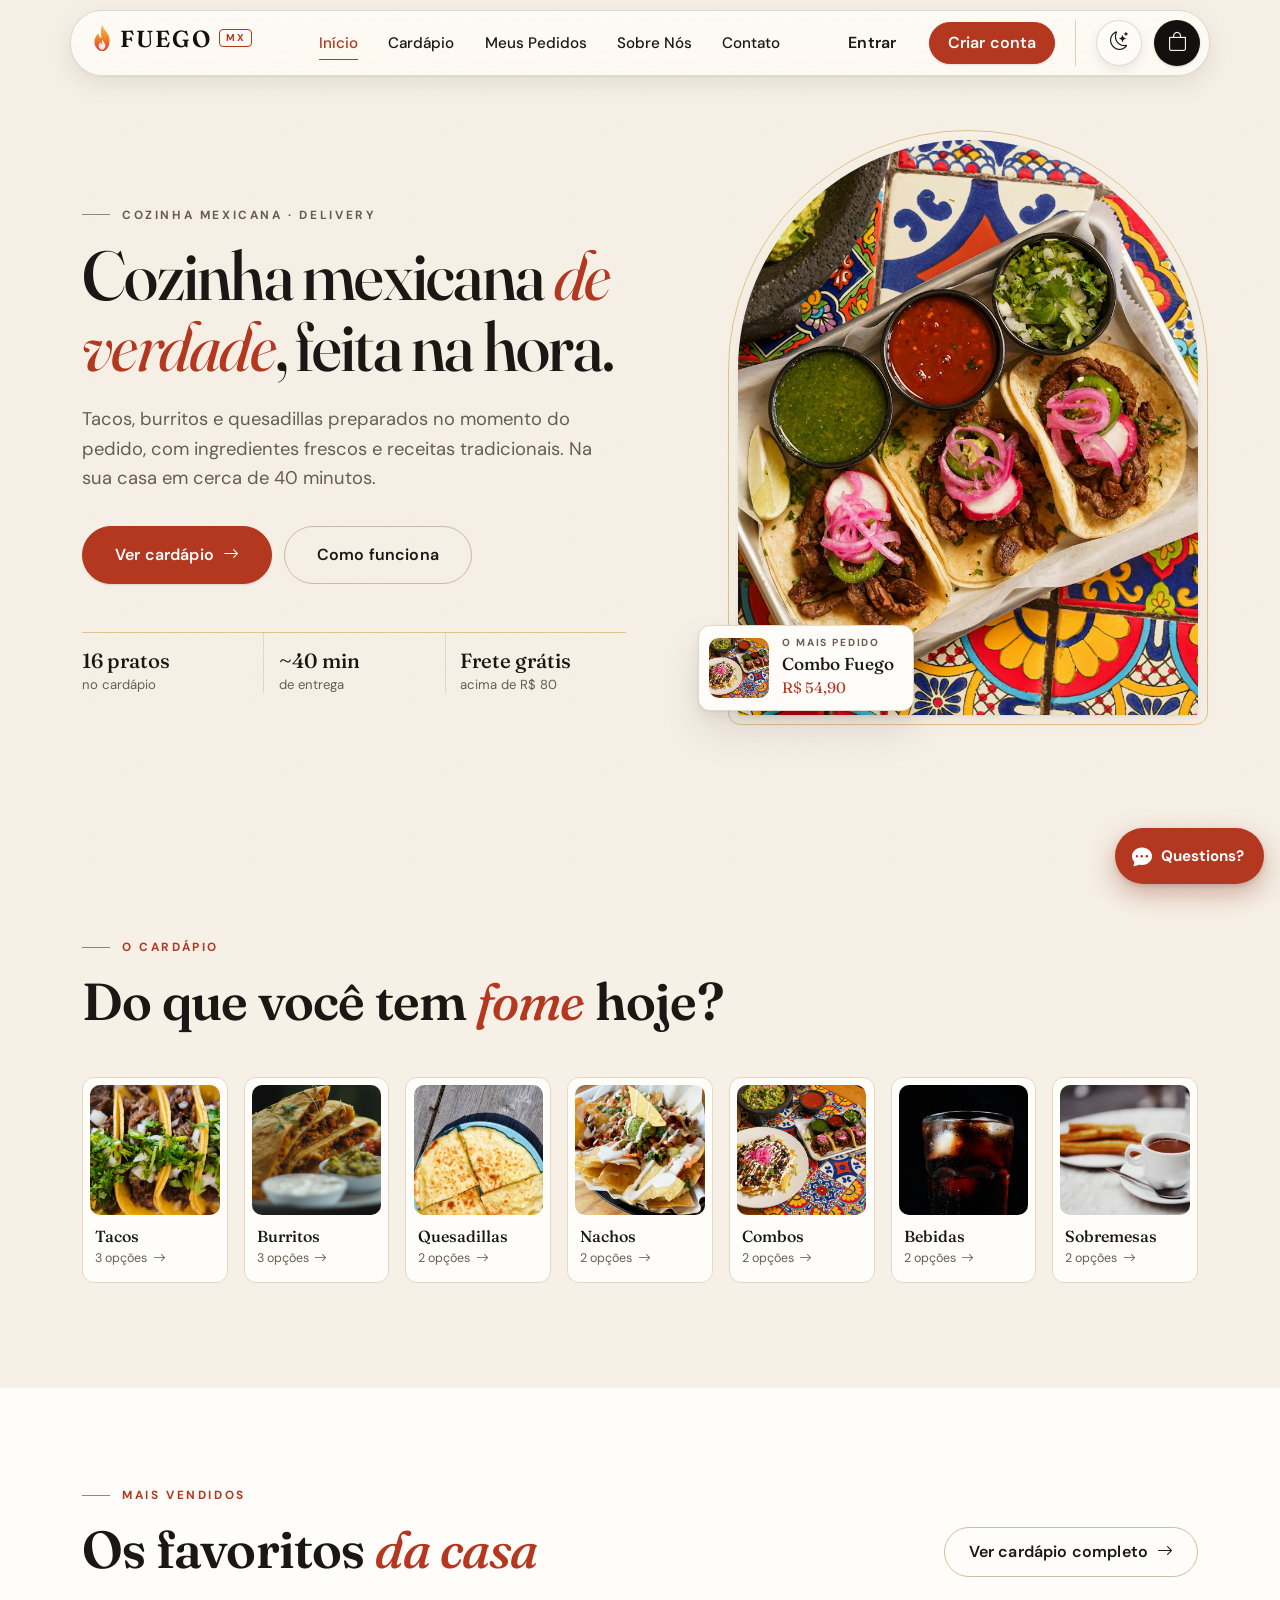
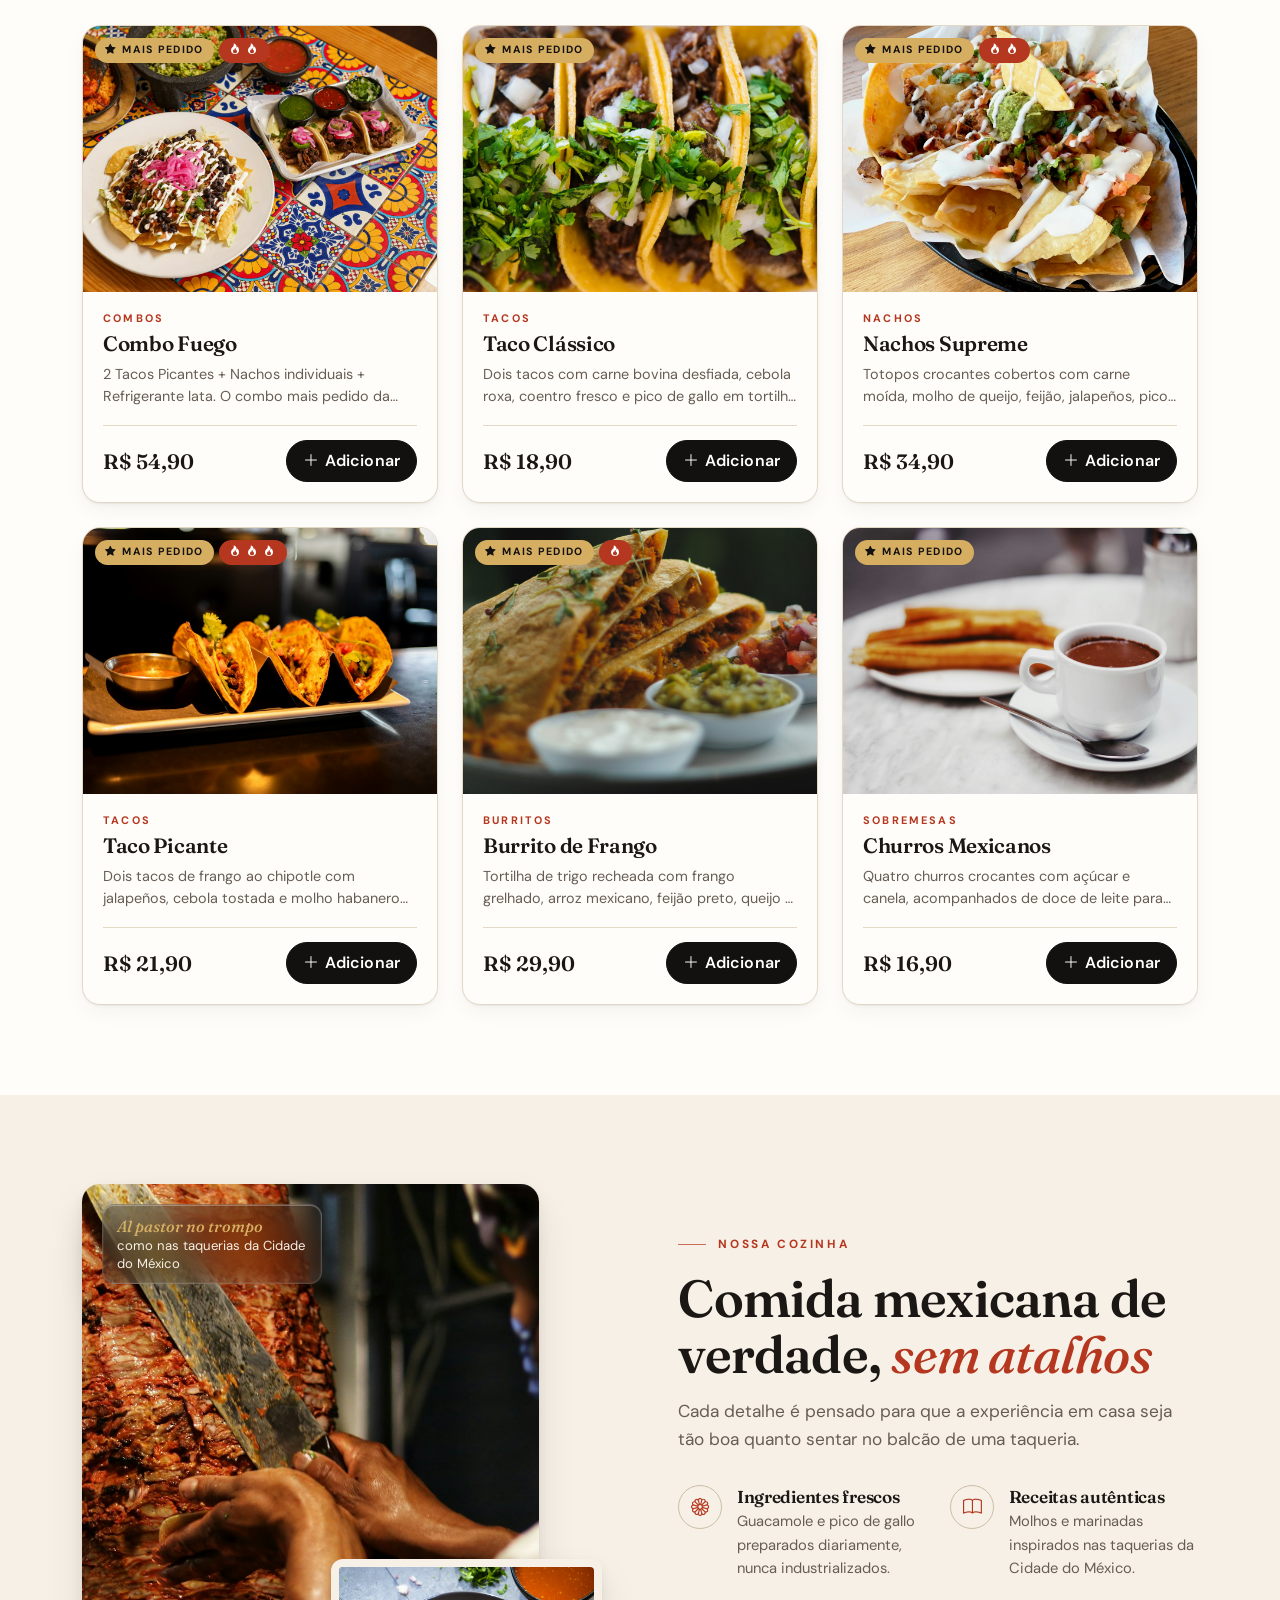
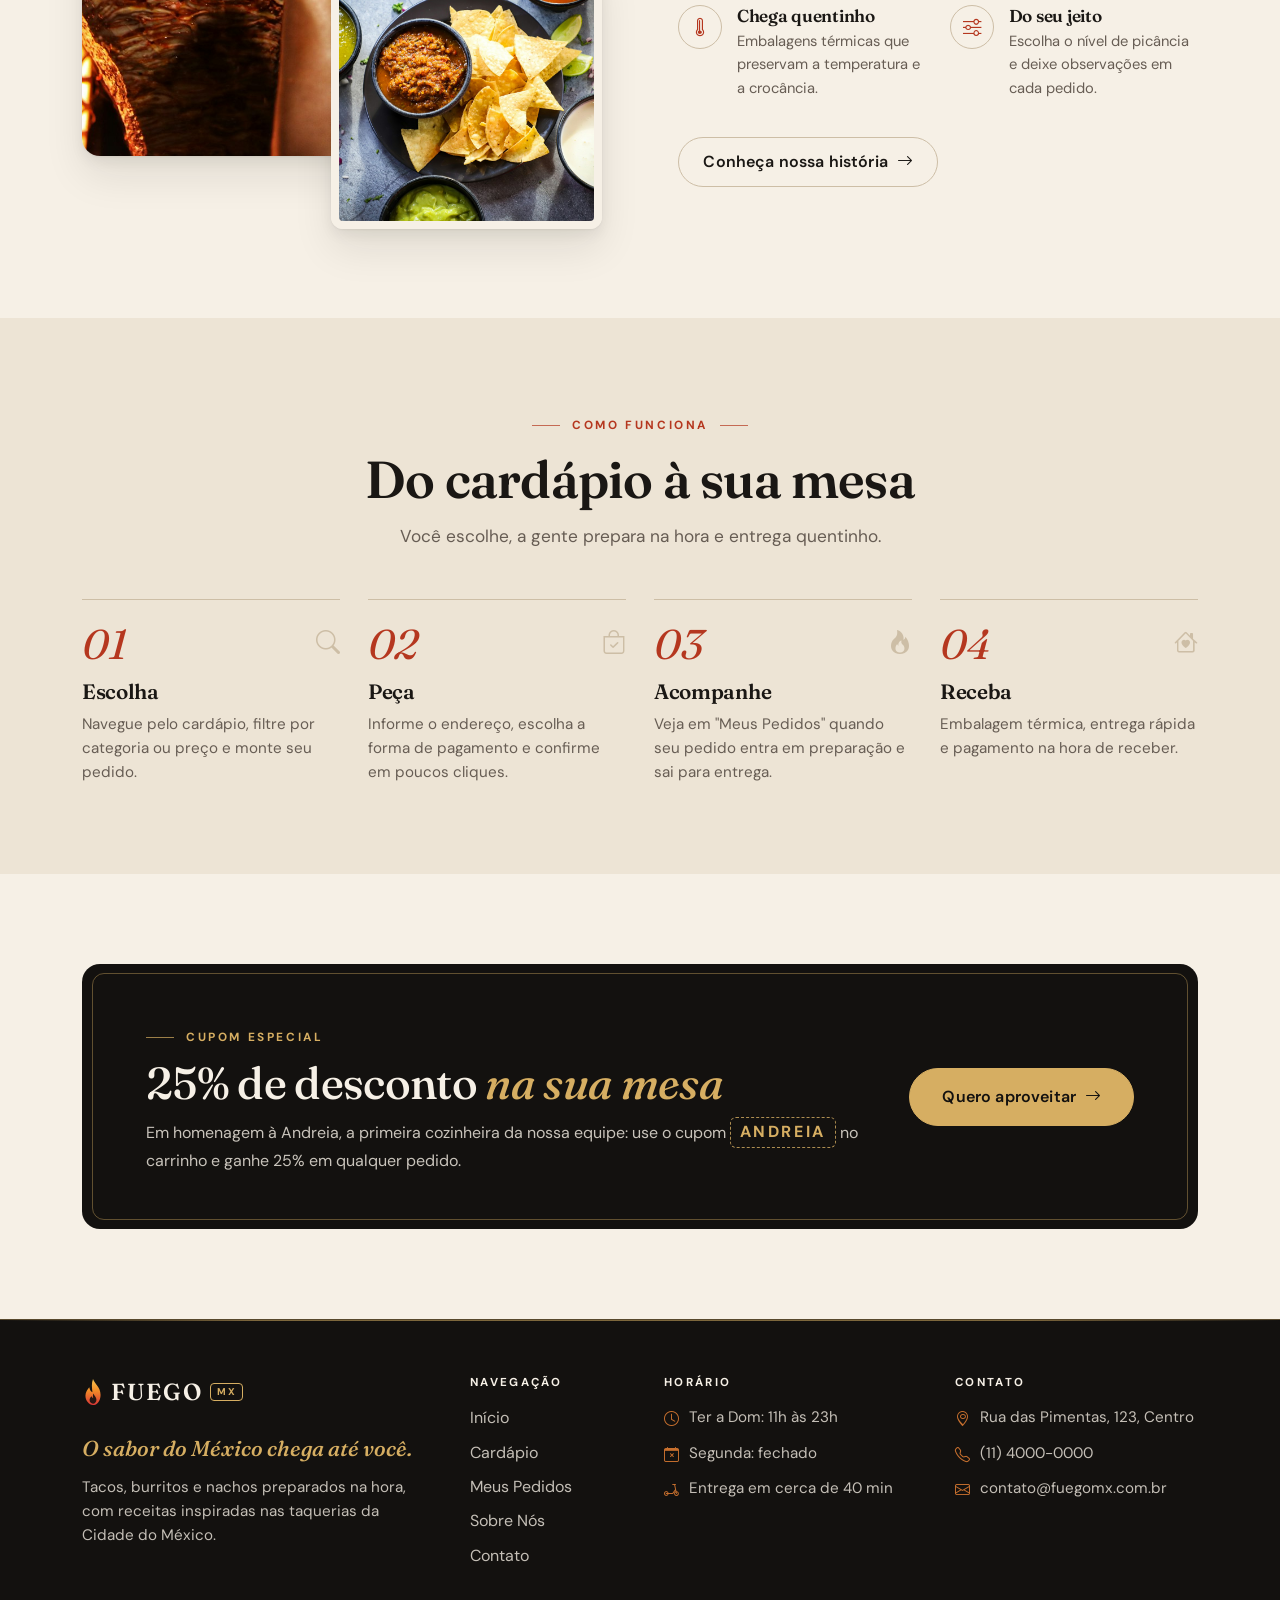
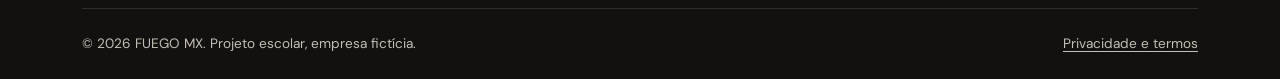
<file: site-estatico/index.html>
<!DOCTYPE html>
<!-- PÁGINA: Página inicial: abertura, categorias, mais vendidos, nossa cozinha, como funciona, faixa de cupom
     Equivale a: src/FuegoMX/Views/Home/Index.cshtml
     Script: js/paginas/inicio.js · Estilos: css/site.css, seção "6. HOME" -->
<html lang="pt-BR">
<head>
    <meta charset="utf-8" />
    <meta name="viewport" content="width=device-width, initial-scale=1.0" />
    <meta name="description" content="FUEGO MX: delivery de comida mexicana. Tacos, burritos, nachos e muito mais. O sabor do México chega até você." />
    <meta name="theme-color" content="#13110F" />
    <script>
        // Tema claro/escuro aplicado ANTES do CSS para a página não piscar (o botão sol/lua está no js/site.js)
        (function (d) {
            var t; try { t = localStorage.getItem("fx_tema"); } catch (e) { }
            if (t !== "claro" && t !== "escuro") t = window.matchMedia && matchMedia("(prefers-color-scheme: dark)").matches ? "escuro" : "claro";
            d.classList.add("js"); d.setAttribute("data-tema", t); d.setAttribute("data-bs-theme", t === "escuro" ? "dark" : "light");
        })(document.documentElement);
    </script>
    <title>FUEGO MX | O sabor do México chega até você</title>

    <link rel="icon" type="image/svg+xml" href="images/marca/icone.svg" />
    <link rel="preconnect" href="https://fonts.googleapis.com" />
    <link rel="preconnect" href="https://fonts.gstatic.com" crossorigin />
    <link href="https://fonts.googleapis.com/css2?family=Fraunces:ital,opsz,wght@0,9..144,400..700;1,9..144,400..600&family=DM+Sans:opsz,wght@9..40,400..700&display=swap" rel="stylesheet" />
    <link rel="stylesheet" href="lib/bootstrap/css/bootstrap.min.css" />
    <link rel="stylesheet" href="lib/bootstrap-icons/bootstrap-icons.min.css" />
    <link rel="stylesheet" href="css/site.css" />
    <link rel="preload" as="image" href="images/fotos/mesa.jpg" fetchpriority="high" />
</head>
<body data-pagina="inicio">
<main id="conteudo">

    <!-- ===== SEÇÃO: ABERTURA (texto à esquerda, foto emoldurada à direita) ===== -->
    <section class="abertura" aria-labelledby="abertura-titulo">
        <div class="container">
            <div class="abertura__grade">
                <div class="abertura__conteudo">
                    <span class="secao__rotulo">Cozinha mexicana · Delivery</span>
                    <h1 class="abertura__titulo" id="abertura-titulo">Cozinha mexicana <em>de verdade</em>, feita na hora.</h1>
                    <p class="abertura__subtitulo">
                        Tacos, burritos e quesadillas preparados no momento do pedido, com ingredientes frescos
                        e receitas tradicionais. Na sua casa em cerca de 40 minutos.
                    </p>
                    <div class="abertura__acoes">
                        <a class="btn btn-fx-primario btn-lg-fx" href="cardapio.html">
                            Ver cardápio <i class="bi bi-arrow-right" aria-hidden="true"></i>
                        </a>
                        <a class="btn btn-fx-contorno btn-lg-fx" href="#como-funciona">Como funciona</a>
                    </div>
                    <ul class="abertura__fatos">
                        <li><strong id="totalProdutos">16 pratos</strong> no cardápio</li>
                        <li><strong>~40 min</strong> de entrega</li>
                        <li><strong>Frete grátis</strong> acima de <span id="freteGratis">R$ 80</span></li>
                    </ul>
                </div>
                <div class="abertura__midia">
                    <div class="abertura__foto">
                        <img src="images/fotos/mesa.jpg" alt="Tacos de carne com salsas, guacamole e arroz sobre mesa de azulejos mexicanos" width="1600" height="980" fetchpriority="high" />
                    </div>
                    <!-- Cartão "O mais pedido": preenchido por js/paginas/inicio.js -->
                    <a class="abertura__destaque" id="pratoDaCasa" hidden></a>
                </div>
            </div>
        </div>
    </section>

    <!-- ===== SEÇÃO: CATEGORIAS ===== -->
    <section class="secao" aria-labelledby="categorias-titulo">
        <div class="container">
            <div class="secao__cabecalho" data-revelar>
                <span class="secao__rotulo">O cardápio</span>
                <h2 class="secao__titulo" id="categorias-titulo">Do que você tem <em>fome</em> hoje?</h2>
            </div>
            <div class="trilho-categorias" id="listaCategorias" data-revelar></div>
        </div>
    </section>

    <!-- ===== SEÇÃO: MAIS VENDIDOS ===== -->
    <section class="secao secao--clara" aria-labelledby="vendidos-titulo">
        <div class="container">
            <div class="d-flex flex-wrap justify-content-between align-items-end gap-3 mb-4 mb-lg-5" data-revelar>
                <div class="secao__cabecalho mb-0">
                    <span class="secao__rotulo">Mais vendidos</span>
                    <h2 class="secao__titulo mb-0" id="vendidos-titulo">Os favoritos <em>da casa</em></h2>
                </div>
                <a class="btn btn-fx-contorno" href="cardapio.html">Ver cardápio completo <i class="bi bi-arrow-right" aria-hidden="true"></i></a>
            </div>
            <div class="grade-produtos" id="maisVendidos" data-revelar></div>
        </div>
    </section>

    <!-- ===== SEÇÃO: NOSSA COZINHA ===== -->
    <section class="secao" id="nossa-cozinha" aria-labelledby="cozinha-titulo">
        <div class="container">
            <div class="cozinha">
                <div class="cozinha__fotos" data-revelar>
                    <div class="cozinha__foto-principal">
                        <img src="images/fotos/trompo.jpg" alt="Taqueiro fatiando carne al pastor direto do trompo" loading="lazy" width="1400" height="1050" />
                    </div>
                    <div class="cozinha__foto-detalhe">
                        <img src="images/produtos/guacamole-nachos.jpg" alt="Guacamole, salsas e totopos servidos na mesa" loading="lazy" width="1200" height="900" />
                    </div>
                    <p class="cozinha__legenda"><strong>Al pastor no trompo</strong>como nas taquerias da Cidade do México</p>
                </div>
                <div data-revelar>
                    <span class="secao__rotulo">Nossa cozinha</span>
                    <h2 class="secao__titulo" id="cozinha-titulo">Comida mexicana de verdade, <em>sem atalhos</em></h2>
                    <p class="secao__texto">Cada detalhe é pensado para que a experiência em casa seja tão boa quanto sentar no balcão de uma taqueria.</p>
                    <ul class="cozinha__itens">
                        <li>
                            <i class="bi bi-flower1" aria-hidden="true"></i>
                            <div><h3>Ingredientes frescos</h3><p>Guacamole e pico de gallo preparados diariamente, nunca industrializados.</p></div>
                        </li>
                        <li>
                            <i class="bi bi-book" aria-hidden="true"></i>
                            <div><h3>Receitas autênticas</h3><p>Molhos e marinadas inspirados nas taquerias da Cidade do México.</p></div>
                        </li>
                        <li>
                            <i class="bi bi-thermometer-high" aria-hidden="true"></i>
                            <div><h3>Chega quentinho</h3><p>Embalagens térmicas que preservam a temperatura e a crocância.</p></div>
                        </li>
                        <li>
                            <i class="bi bi-sliders" aria-hidden="true"></i>
                            <div><h3>Do seu jeito</h3><p>Escolha o nível de picância e deixe observações em cada pedido.</p></div>
                        </li>
                    </ul>
                    <a class="btn btn-fx-contorno" href="sobre.html">Conheça nossa história <i class="bi bi-arrow-right" aria-hidden="true"></i></a>
                </div>
            </div>
        </div>
    </section>

    <!-- ===== SEÇÃO: COMO FUNCIONA ===== -->
    <section class="secao secao--creme" id="como-funciona" aria-labelledby="como-titulo">
        <div class="container">
            <div class="secao__cabecalho secao__cabecalho--centro" data-revelar>
                <span class="secao__rotulo">Como funciona</span>
                <h2 class="secao__titulo" id="como-titulo">Do cardápio à sua mesa</h2>
                <p class="secao__texto">Você escolhe, a gente prepara na hora e entrega quentinho.</p>
            </div>
            <ol class="passos list-unstyled m-0" data-revelar>
                <li class="passo">
                    <i class="bi bi-search passo__icone" aria-hidden="true"></i>
                    <h3>Escolha</h3>
                    <p>Navegue pelo cardápio, filtre por categoria ou preço e monte seu pedido.</p>
                </li>
                <li class="passo">
                    <i class="bi bi-bag-check passo__icone" aria-hidden="true"></i>
                    <h3>Peça</h3>
                    <p>Informe o endereço, escolha a forma de pagamento e confirme em poucos cliques.</p>
                </li>
                <li class="passo">
                    <i class="bi bi-fire passo__icone" aria-hidden="true"></i>
                    <h3>Acompanhe</h3>
                    <p>Veja em "Meus Pedidos" quando seu pedido entra em preparação e sai para entrega.</p>
                </li>
                <li class="passo">
                    <i class="bi bi-house-heart passo__icone" aria-hidden="true"></i>
                    <h3>Receba</h3>
                    <p>Embalagem térmica, entrega rápida e pagamento na hora de receber.</p>
                </li>
            </ol>
        </div>
    </section>

    <!-- ===== SEÇÃO: FAIXA DE CUPOM ===== -->
    <section class="secao" aria-label="Promoção">
        <div class="container">
            <div class="faixa-cupom" data-revelar>
                <div>
                    <span class="secao__rotulo">Cupom especial</span>
                    <h2>25% de desconto <em>na sua mesa</em></h2>
                    <p>Em homenagem à Andreia, a primeira cozinheira da nossa equipe: use o cupom <span class="codigo-cupom">ANDREIA</span> no carrinho e ganhe 25% em qualquer pedido.</p>
                </div>
                <a class="btn btn-fx-destaque btn-lg-fx" href="cardapio.html">Quero aproveitar <i class="bi bi-arrow-right" aria-hidden="true"></i></a>
            </div>
        </div>
    </section>

</main>

<script src="lib/bootstrap/js/bootstrap.bundle.min.js"></script>
<script src="js/dados.js"></script>
<script src="js/loja.js"></script>
<script src="js/layout.js"></script>
<script src="js/paginas/inicio.js"></script>
<script src="js/site.js"></script>
<script src="js/chatbot.js"></script>
</body>
</html>
</file>
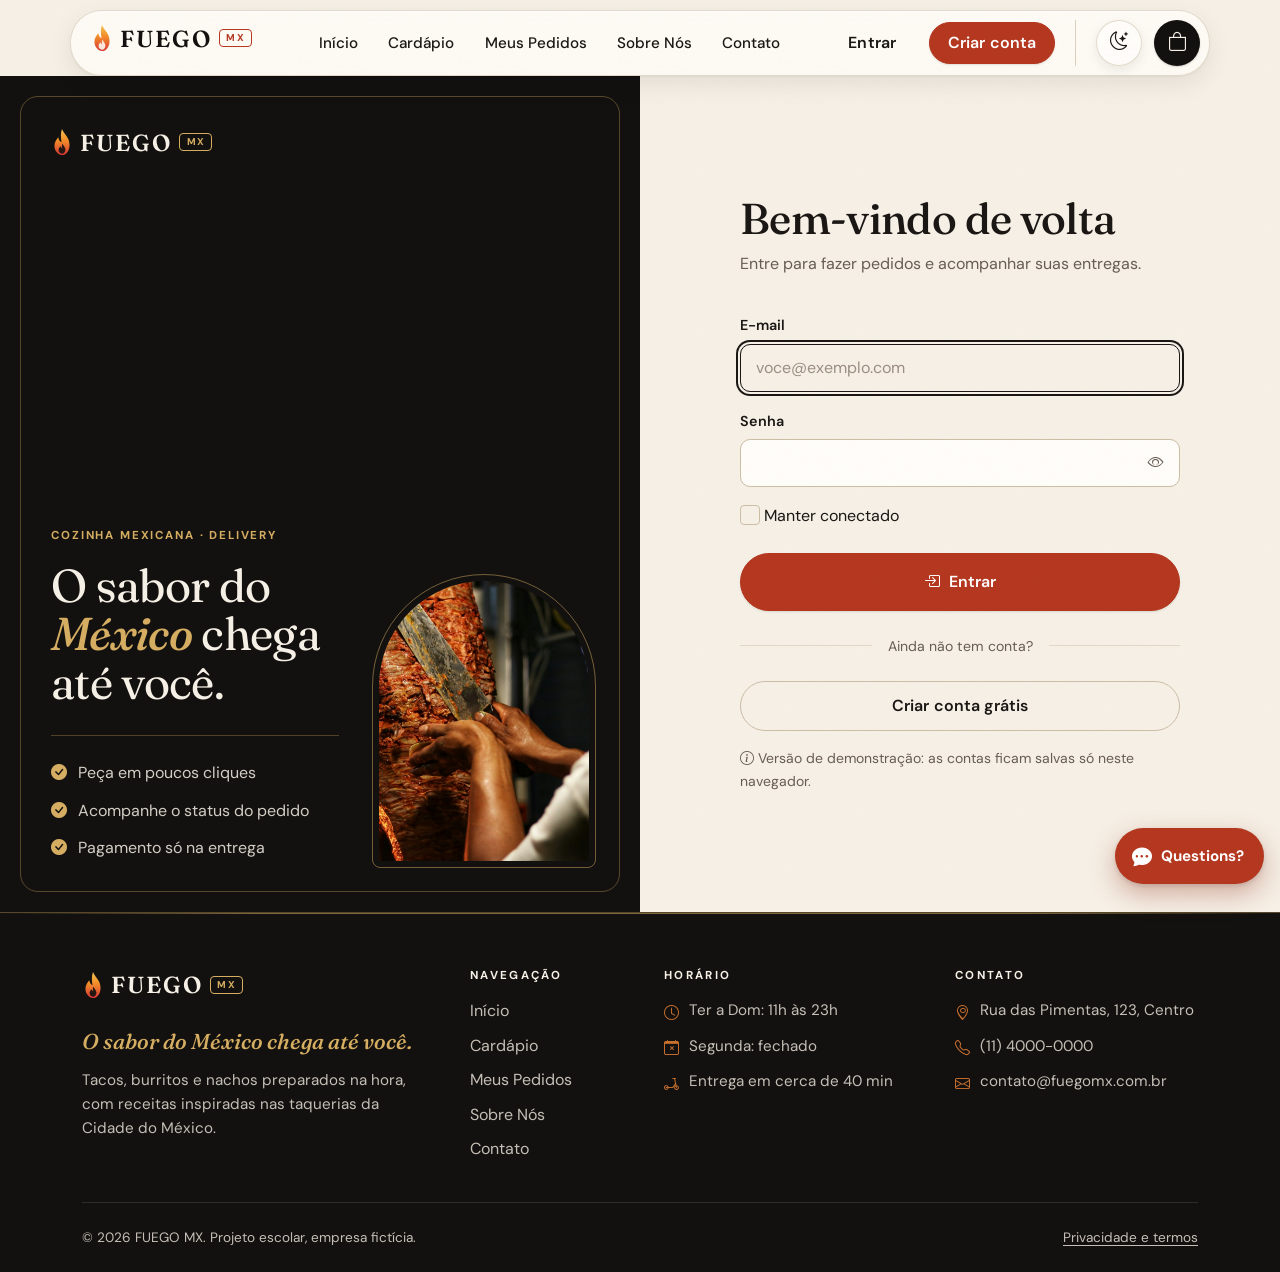
<file: site-estatico/alterar-senha.html>
<!DOCTYPE html>
<!-- PÁGINA: Alterar senha
     Equivale a: src/FuegoMX/Views/Perfil/AlterarSenha.cshtml
     Script: js/paginas/alterar-senha.js · Estilos: css/site.css, seção "10. PEDIDOS E PERFIL" -->
<html lang="pt-BR">
<head>
    <meta charset="utf-8" />
    <meta name="viewport" content="width=device-width, initial-scale=1.0" />
    <meta name="description" content="FUEGO MX: delivery de comida mexicana. Tacos, burritos, nachos e muito mais. O sabor do México chega até você." />
    <meta name="theme-color" content="#13110F" />
    <script>
        // Tema claro/escuro aplicado ANTES do CSS para a página não piscar (o botão sol/lua está no js/site.js)
        (function (d) {
            var t; try { t = localStorage.getItem("fx_tema"); } catch (e) { }
            if (t !== "claro" && t !== "escuro") t = window.matchMedia && matchMedia("(prefers-color-scheme: dark)").matches ? "escuro" : "claro";
            d.classList.add("js"); d.setAttribute("data-tema", t); d.setAttribute("data-bs-theme", t === "escuro" ? "dark" : "light");
        })(document.documentElement);
    </script>
    <title>Alterar senha | FUEGO MX</title>

    <link rel="icon" type="image/svg+xml" href="images/marca/icone.svg" />
    <link rel="preconnect" href="https://fonts.googleapis.com" />
    <link rel="preconnect" href="https://fonts.gstatic.com" crossorigin />
    <link href="https://fonts.googleapis.com/css2?family=Fraunces:ital,opsz,wght@0,9..144,400..700;1,9..144,400..600&family=DM+Sans:opsz,wght@9..40,400..700&display=swap" rel="stylesheet" />
    <link rel="stylesheet" href="lib/bootstrap/css/bootstrap.min.css" />
    <link rel="stylesheet" href="lib/bootstrap-icons/bootstrap-icons.min.css" />
    <link rel="stylesheet" href="css/site.css" />
</head>
<body data-pagina="senha">
<main id="conteudo">
    <section class="cabecalho-pagina">
        <div class="container">
            <h1>Alterar senha</h1>
            <p>Por segurança, confirme sua senha atual antes de definir uma nova.</p>
        </div>
    </section>

    <div class="container py-4 py-lg-5">
        <div class="row g-4">
            <div class="col-12 col-lg-4" id="menuPerfil"></div>
            <div class="col-12 col-lg-8">
                <section class="cartao" aria-labelledby="senha-titulo">
                    <h2 class="cartao__titulo" id="senha-titulo"><i class="bi bi-shield-lock" aria-hidden="true"></i> Nova senha</h2>
                    <form id="formSenha" novalidate style="max-width: 480px">
                        <div data-resumo-erros class="validation-summary-valid" role="alert"></div>
                        <div class="mb-3">
                            <label for="SenhaAtual" class="form-label">Senha atual</label>
                            <div class="campo-senha">
                                <input id="SenhaAtual" name="SenhaAtual" type="password" class="form-control" autocomplete="current-password" />
                                <button type="button" class="campo-senha__alternar" data-alternar-senha aria-label="Mostrar senha"><i class="bi bi-eye" aria-hidden="true"></i></button>
                            </div>
                            <span data-erro-para="SenhaAtual"></span>
                        </div>
                        <div class="mb-3">
                            <label for="NovaSenha" class="form-label">Nova senha</label>
                            <div class="campo-senha">
                                <input id="NovaSenha" name="NovaSenha" type="password" class="form-control" autocomplete="new-password" aria-describedby="dicaNovaSenha" />
                                <button type="button" class="campo-senha__alternar" data-alternar-senha aria-label="Mostrar senha"><i class="bi bi-eye" aria-hidden="true"></i></button>
                            </div>
                            <div class="form-text" id="dicaNovaSenha">A senha deve ter no mínimo 8 caracteres, com letra maiúscula, letra minúscula e número.</div>
                            <span data-erro-para="NovaSenha"></span>
                        </div>
                        <div class="mb-4">
                            <label for="ConfirmarSenha" class="form-label">Confirmar nova senha</label>
                            <input id="ConfirmarSenha" name="ConfirmarSenha" type="password" class="form-control" autocomplete="new-password" />
                            <span data-erro-para="ConfirmarSenha"></span>
                        </div>
                        <div class="d-flex flex-wrap gap-2">
                            <button type="submit" class="btn btn-fx-primario"><i class="bi bi-check2" aria-hidden="true"></i> Alterar senha</button>
                            <a class="btn btn-fx-contorno" href="perfil.html">Cancelar</a>
                        </div>
                    </form>
                </section>
            </div>
        </div>
    </div>
</main>

<script src="lib/bootstrap/js/bootstrap.bundle.min.js"></script>
<script src="js/dados.js"></script>
<script src="js/loja.js"></script>
<script src="js/layout.js"></script>
<script src="js/paginas/alterar-senha.js"></script>
<script src="js/site.js"></script>
<script src="js/chatbot.js"></script>
</body>
</html>
</file>
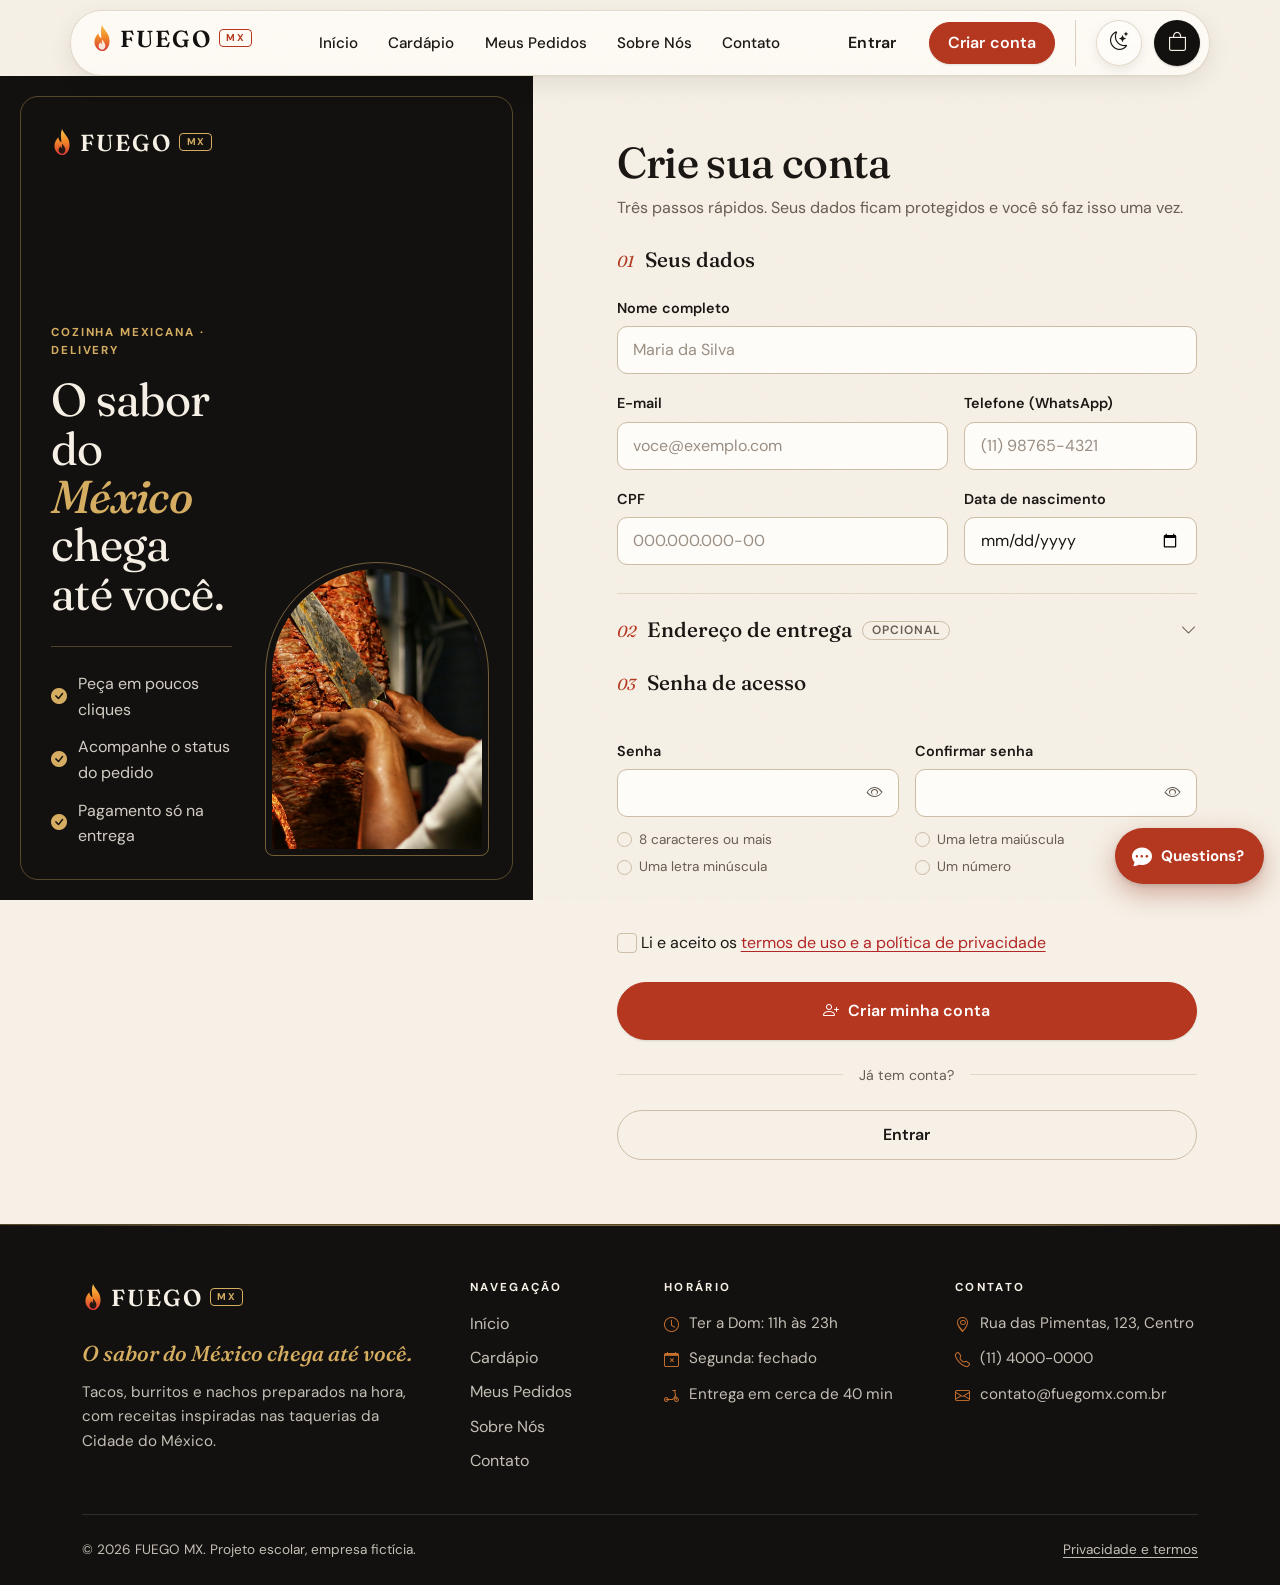
<file: site-estatico/cadastro.html>
<!DOCTYPE html>
<!-- PÁGINA: Criar conta de cliente
     Equivale a: src/FuegoMX/Views/Conta/Cadastro.cshtml
     URL: cadastro.html?returnUrl=produto.html%3Fid%3D3
     Script: js/paginas/cadastro.js · Estilos: css/site.css, seção "11. AUTENTICAÇÃO" (blocos .grupo-form, .regras-senha)
     O formulário é dividido em 3 blocos numerados; o endereço é opcional e fica recolhido
     (abre sozinho se houver erro nele). A lista de regras da senha é marcada pelo js/site.js. -->
<html lang="pt-BR">
<head>
    <meta charset="utf-8" />
    <meta name="viewport" content="width=device-width, initial-scale=1.0" />
    <meta name="description" content="FUEGO MX: delivery de comida mexicana. Tacos, burritos, nachos e muito mais. O sabor do México chega até você." />
    <meta name="theme-color" content="#13110F" />
    <script>
        // Tema claro/escuro aplicado ANTES do CSS para a página não piscar (o botão sol/lua está no js/site.js)
        (function (d) {
            var t; try { t = localStorage.getItem("fx_tema"); } catch (e) { }
            if (t !== "claro" && t !== "escuro") t = window.matchMedia && matchMedia("(prefers-color-scheme: dark)").matches ? "escuro" : "claro";
            d.classList.add("js"); d.setAttribute("data-tema", t); d.setAttribute("data-bs-theme", t === "escuro" ? "dark" : "light");
        })(document.documentElement);
    </script>
    <title>Criar conta | FUEGO MX</title>

    <link rel="icon" type="image/svg+xml" href="images/marca/icone.svg" />
    <link rel="preconnect" href="https://fonts.googleapis.com" />
    <link rel="preconnect" href="https://fonts.gstatic.com" crossorigin />
    <link href="https://fonts.googleapis.com/css2?family=Fraunces:ital,opsz,wght@0,9..144,400..700;1,9..144,400..600&family=DM+Sans:opsz,wght@9..40,400..700&display=swap" rel="stylesheet" />
    <link rel="stylesheet" href="lib/bootstrap/css/bootstrap.min.css" />
    <link rel="stylesheet" href="lib/bootstrap-icons/bootstrap-icons.min.css" />
    <link rel="stylesheet" href="css/site.css" />
</head>
<body data-pagina="cadastro">
<main id="conteudo">
    <div class="pagina-auth pagina-auth--cadastro">
        <!-- Painel lateral com foto (era _PainelMarca.cshtml); o logo é colocado por js/paginas/cadastro.js -->
        <aside class="auth-marca" aria-hidden="true">
            <span data-logo-claro></span>
            <div class="auth-marca__corpo">
                <div>
                    <p class="auth-marca__rotulo">Cozinha mexicana · Delivery</p>
                    <h2>O sabor do <em>México</em> chega até você.</h2>
                    <ul>
                        <li><i class="bi bi-check-circle-fill"></i> Peça em poucos cliques</li>
                        <li><i class="bi bi-check-circle-fill"></i> Acompanhe o status do pedido</li>
                        <li><i class="bi bi-check-circle-fill"></i> Pagamento só na entrega</li>
                    </ul>
                </div>
                <figure class="auth-marca__foto"><img src="images/fotos/trompo.jpg" alt="" loading="lazy" /></figure>
            </div>
        </aside>
        <div class="auth-formulario">
            <div class="auth-caixa auth-caixa--cadastro">
                <!-- faixa da marca que só aparece no celular (o painel lateral some abaixo de 992px) -->
                <div class="auth-topo-movel" aria-hidden="true">
                    <figure><img src="images/fotos/trompo.jpg" alt="" width="96" height="96" /></figure>
                    <p>Cozinha mexicana · Delivery</p>
                </div>

                <h1>Crie sua conta</h1>
                <p class="subtitulo">Três passos rápidos. Seus dados ficam protegidos e você só faz isso uma vez.</p>

                <form id="formCadastro" novalidate>
                    <div data-resumo-erros class="validation-summary-valid" role="alert"></div>

                    <!-- ===== 1. SEUS DADOS ===== -->
                    <fieldset class="grupo-form">
                        <legend class="grupo-form__titulo"><span class="grupo-form__numero">01</span> Seus dados</legend>
                        <div class="row g-3">
                            <div class="col-12">
                                <label for="NomeCompleto" class="form-label">Nome completo</label>
                                <input id="NomeCompleto" name="NomeCompleto" class="form-control" autocomplete="name" placeholder="Maria da Silva" maxlength="120" />
                                <span data-erro-para="NomeCompleto"></span>
                            </div>
                            <div class="col-12 col-sm-7">
                                <label for="Email" class="form-label">E-mail</label>
                                <input id="Email" name="Email" type="email" class="form-control" autocomplete="email" inputmode="email" placeholder="voce@exemplo.com" maxlength="256" />
                                <span data-erro-para="Email"></span>
                            </div>
                            <div class="col-12 col-sm-5">
                                <label for="Telefone" class="form-label">Telefone (WhatsApp)</label>
                                <input id="Telefone" name="Telefone" class="form-control" type="tel" autocomplete="tel" placeholder="(11) 98765-4321" data-mascara="telefone" />
                                <span data-erro-para="Telefone"></span>
                            </div>
                            <div class="col-12 col-sm-7">
                                <label for="Cpf" class="form-label">CPF</label>
                                <input id="Cpf" name="Cpf" class="form-control" inputmode="numeric" maxlength="14" autocomplete="off" placeholder="000.000.000-00" data-mascara="cpf" />
                                <span data-erro-para="Cpf"></span>
                            </div>
                            <div class="col-12 col-sm-5">
                                <label for="DataNascimento" class="form-label">Data de nascimento</label>
                                <input id="DataNascimento" name="DataNascimento" class="form-control" type="date" autocomplete="bday" />
                                <span data-erro-para="DataNascimento"></span>
                            </div>
                        </div>
                    </fieldset>

                    <!-- ===== 2. ENDEREÇO (opcional, recolhido) ===== -->
                    <fieldset class="grupo-form">
                        <legend class="visually-hidden">Endereço de entrega (opcional)</legend>
                        <details class="grupo-form__recolhivel">
                            <summary class="grupo-form__titulo">
                                <span class="grupo-form__numero">02</span> Endereço de entrega
                                <span class="grupo-form__opcional">opcional</span>
                                <i class="bi bi-chevron-down grupo-form__seta" aria-hidden="true"></i>
                            </summary>
                            <p class="form-text mt-0 mb-3">Se preferir, informe na hora do primeiro pedido. Com o CEP, o resto é preenchido sozinho.</p>
                            <!-- os campos (CEP, rua, número...) são colocados por js/layout.js → Fx.camposEndereco() -->
                            <div class="row g-3" data-campos-endereco></div>
                        </details>
                    </fieldset>

                    <!-- ===== 3. SENHA ===== -->
                    <fieldset class="grupo-form">
                        <legend class="grupo-form__titulo"><span class="grupo-form__numero">03</span> Senha de acesso</legend>
                        <div class="row g-3">
                            <div class="col-12 col-sm-6">
                                <label for="Senha" class="form-label">Senha</label>
                                <div class="campo-senha">
                                    <input id="Senha" name="Senha" type="password" class="form-control" autocomplete="new-password" aria-describedby="regrasSenha" />
                                    <button type="button" class="campo-senha__alternar" data-alternar-senha aria-label="Mostrar senha"><i class="bi bi-eye" aria-hidden="true"></i></button>
                                </div>
                                <span data-erro-para="Senha"></span>
                            </div>
                            <div class="col-12 col-sm-6">
                                <label for="ConfirmarSenha" class="form-label">Confirmar senha</label>
                                <div class="campo-senha">
                                    <input id="ConfirmarSenha" name="ConfirmarSenha" type="password" class="form-control" autocomplete="new-password" />
                                    <button type="button" class="campo-senha__alternar" data-alternar-senha aria-label="Mostrar senha"><i class="bi bi-eye" aria-hidden="true"></i></button>
                                </div>
                                <span data-erro-para="ConfirmarSenha"></span>
                            </div>
                            <div class="col-12">
                                <!-- cada regra fica verde ao ser cumprida (js/site.js, "regras da senha") -->
                                <ul class="regras-senha" id="regrasSenha" data-regras-senha="Senha">
                                    <li data-regra="tamanho">8 caracteres ou mais</li>
                                    <li data-regra="maiuscula">Uma letra maiúscula</li>
                                    <li data-regra="minuscula">Uma letra minúscula</li>
                                    <li data-regra="numero">Um número</li>
                                </ul>
                            </div>
                        </div>
                    </fieldset>

                    <div class="form-check mt-4">
                        <input id="AceitoTermos" name="AceitoTermos" type="checkbox" class="form-check-input" />
                        <label for="AceitoTermos" class="form-check-label">
                            Li e aceito os <a href="privacidade.html" target="_blank">termos de uso e a política de privacidade</a>
                        </label>
                    </div>
                    <span data-erro-para="AceitoTermos"></span>

                    <button type="submit" class="btn btn-fx-primario btn-lg-fx w-100 mt-4">
                        <i class="bi bi-person-plus" aria-hidden="true"></i> Criar minha conta
                    </button>
                </form>

                <div class="divisor-texto">Já tem conta?</div>
                <a class="btn btn-fx-contorno w-100" href="login.html" id="linkLogin">Entrar</a>
            </div>
        </div>
    </div>
</main>

<script src="lib/bootstrap/js/bootstrap.bundle.min.js"></script>
<script src="js/dados.js"></script>
<script src="js/loja.js"></script>
<script src="js/layout.js"></script>
<script src="js/paginas/cadastro.js"></script>
<script src="js/site.js"></script>
<script src="js/chatbot.js"></script>
</body>
</html>
</file>
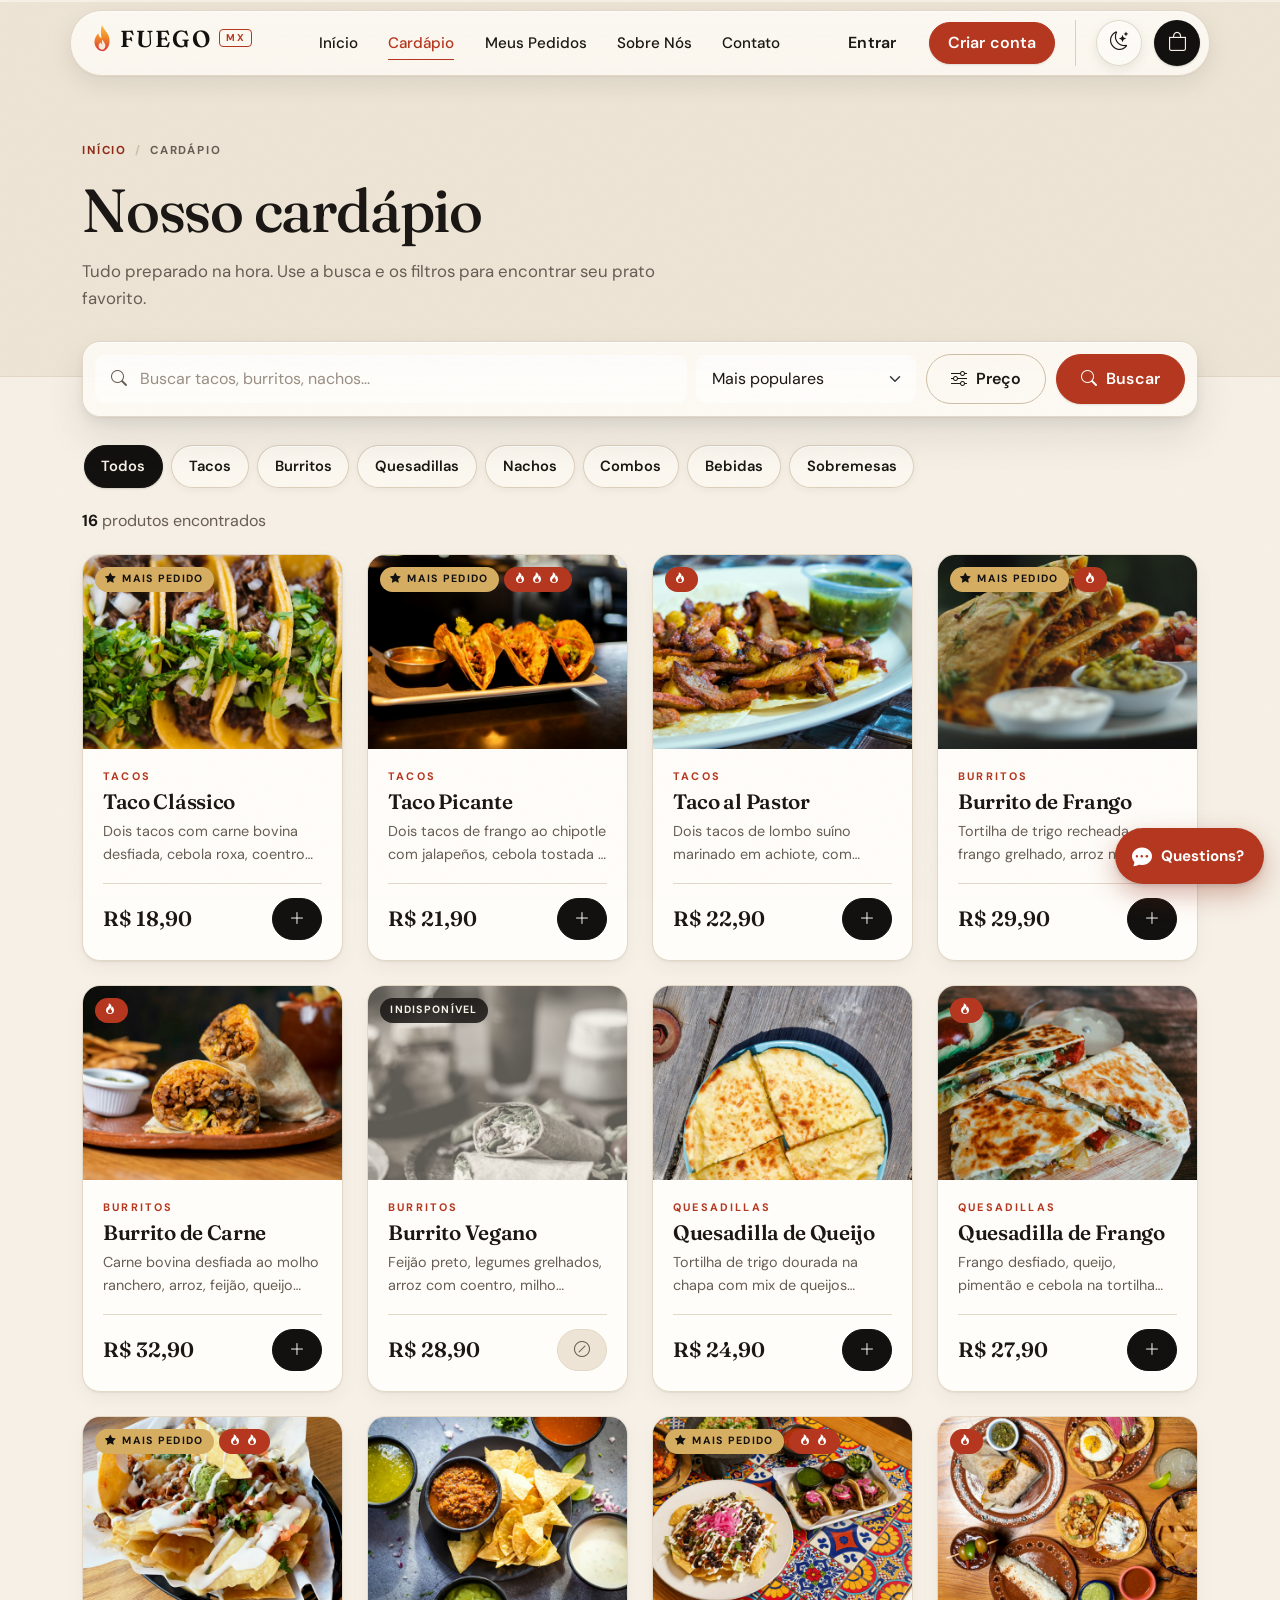
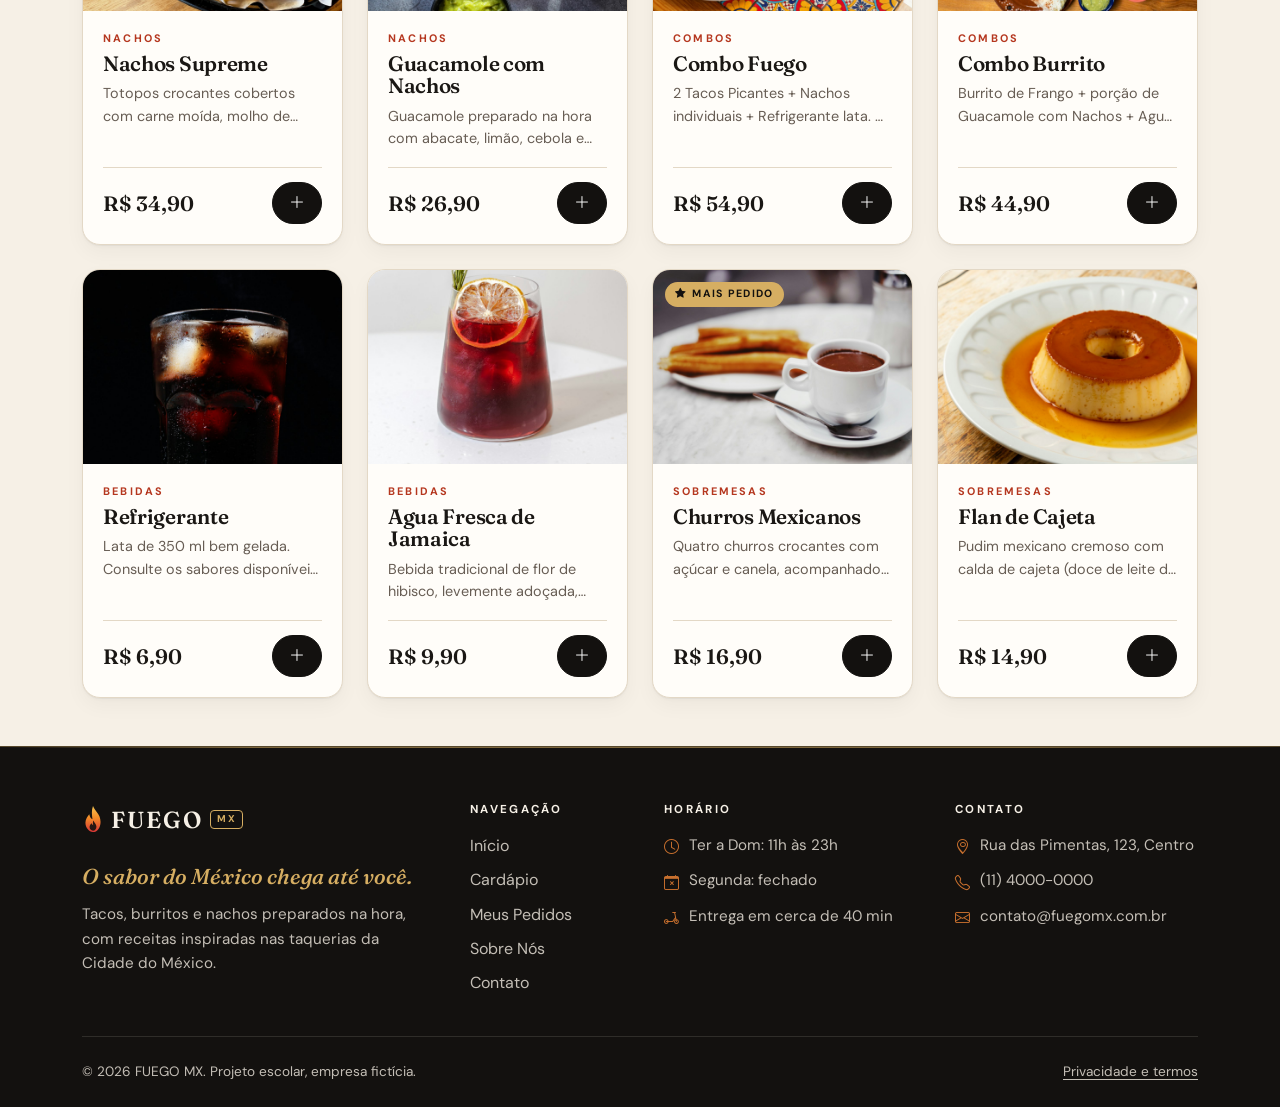
<file: site-estatico/cardapio.html>
<!DOCTYPE html>
<!-- PÁGINA: Cardápio: busca, filtros, chips de categoria e grade de produtos
     Equivale a: src/FuegoMX/Views/Cardapio/Index.cshtml
     URL: cardapio.html?busca=taco&categoriaId=1&precoMin=10&precoMax=30&ordem=preco_asc
     Script: js/paginas/cardapio.js · Estilos: css/site.css, seção "7. CARDÁPIO E FILTROS" -->
<html lang="pt-BR">
<head>
    <meta charset="utf-8" />
    <meta name="viewport" content="width=device-width, initial-scale=1.0" />
    <meta name="description" content="FUEGO MX: delivery de comida mexicana. Tacos, burritos, nachos e muito mais. O sabor do México chega até você." />
    <meta name="theme-color" content="#13110F" />
    <script>
        // Tema claro/escuro aplicado ANTES do CSS para a página não piscar (o botão sol/lua está no js/site.js)
        (function (d) {
            var t; try { t = localStorage.getItem("fx_tema"); } catch (e) { }
            if (t !== "claro" && t !== "escuro") t = window.matchMedia && matchMedia("(prefers-color-scheme: dark)").matches ? "escuro" : "claro";
            d.classList.add("js"); d.setAttribute("data-tema", t); d.setAttribute("data-bs-theme", t === "escuro" ? "dark" : "light");
        })(document.documentElement);
    </script>
    <title>Cardápio | FUEGO MX</title>

    <link rel="icon" type="image/svg+xml" href="images/marca/icone.svg" />
    <link rel="preconnect" href="https://fonts.googleapis.com" />
    <link rel="preconnect" href="https://fonts.gstatic.com" crossorigin />
    <link href="https://fonts.googleapis.com/css2?family=Fraunces:ital,opsz,wght@0,9..144,400..700;1,9..144,400..600&family=DM+Sans:opsz,wght@9..40,400..700&display=swap" rel="stylesheet" />
    <link rel="stylesheet" href="lib/bootstrap/css/bootstrap.min.css" />
    <link rel="stylesheet" href="lib/bootstrap-icons/bootstrap-icons.min.css" />
    <link rel="stylesheet" href="css/site.css" />
</head>
<body data-pagina="cardapio">
<main id="conteudo">

    <section class="cabecalho-pagina pb-5">
        <div class="container pb-3">
            <nav class="trilha" aria-label="Você está em">
                <ol class="breadcrumb">
                    <li class="breadcrumb-item"><a href="index.html">Início</a></li>
                    <li class="breadcrumb-item active" aria-current="page">Cardápio</li>
                </ol>
            </nav>
            <h1 id="tituloCardapio">Nosso cardápio</h1>
            <p>Tudo preparado na hora. Use a busca e os filtros para encontrar seu prato favorito.</p>
        </div>
    </section>

    <div class="container pb-5">
        <!-- Formulário GET: os filtros ficam na URL, então a busca pode ser compartilhada -->
        <form method="get" action="cardapio.html" class="barra-busca" role="search" aria-label="Buscar no cardápio" id="formFiltros">
            <input type="hidden" name="categoriaId" id="categoriaId" disabled />
            <div class="campo-busca">
                <label for="busca" class="visually-hidden">Buscar produto pelo nome</label>
                <i class="bi bi-search" aria-hidden="true"></i>
                <input type="search" class="form-control" id="busca" name="busca"
                       placeholder="Buscar tacos, burritos, nachos..." maxlength="60" autocomplete="off" />
            </div>
            <div>
                <label for="ordem" class="visually-hidden">Ordenar por</label>
                <select class="form-select" id="ordem" name="ordem">
                    <option value="">Mais populares</option>
                    <option value="preco_asc">Menor preço</option>
                    <option value="preco_desc">Maior preço</option>
                    <option value="nome_asc">Nome (A–Z)</option>
                    <option value="nome_desc">Nome (Z–A)</option>
                </select>
            </div>
            <button class="btn btn-fx-contorno" type="button" data-bs-toggle="collapse" data-bs-target="#painelPreco"
                    aria-expanded="false" aria-controls="painelPreco" id="botaoPreco">
                <i class="bi bi-sliders" aria-hidden="true"></i> Preço
            </button>
            <button class="btn btn-fx-primario" type="submit"><i class="bi bi-search" aria-hidden="true"></i> Buscar</button>

            <div class="collapse" id="painelPreco" style="grid-column: 1 / -1;">
                <div class="row g-2 pt-2 align-items-end">
                    <div class="col-6 col-md-3">
                        <label for="precoMin" class="form-label">Preço mínimo (R$)</label>
                        <input type="number" class="form-control" id="precoMin" name="precoMin" min="0" step="1" inputmode="decimal" placeholder="0" />
                    </div>
                    <div class="col-6 col-md-3">
                        <label for="precoMax" class="form-label">Preço máximo (R$)</label>
                        <input type="number" class="form-control" id="precoMax" name="precoMax" min="0" step="1" inputmode="decimal" placeholder="100" />
                    </div>
                    <div class="col-12 col-md-6 d-flex flex-wrap gap-2">
                        <button type="button" class="chip" data-faixa-preco="0-20">Até R$ 20</button>
                        <button type="button" class="chip" data-faixa-preco="20-35">R$ 20 a 35</button>
                        <button type="button" class="chip" data-faixa-preco="35-">Acima de R$ 35</button>
                    </div>
                </div>
            </div>
        </form>

        <!-- Categorias (preenchidas por js/paginas/cardapio.js) -->
        <nav class="chips mt-4" aria-label="Filtrar por categoria" id="chipsCategorias"></nav>

        <div class="resumo-busca mt-2">
            <p aria-live="polite" id="resumoBusca"></p>
            <a class="btn btn-fx-link btn-sm-fx" href="cardapio.html" id="limparFiltros" hidden><i class="bi bi-x-circle" aria-hidden="true"></i> Limpar filtros</a>
        </div>

        <div id="resultado"></div>
    </div>

</main>

<script src="lib/bootstrap/js/bootstrap.bundle.min.js"></script>
<script src="js/dados.js"></script>
<script src="js/loja.js"></script>
<script src="js/layout.js"></script>
<script src="js/paginas/cardapio.js"></script>
<script src="js/site.js"></script>
<script src="js/chatbot.js"></script>
</body>
</html>
</file>
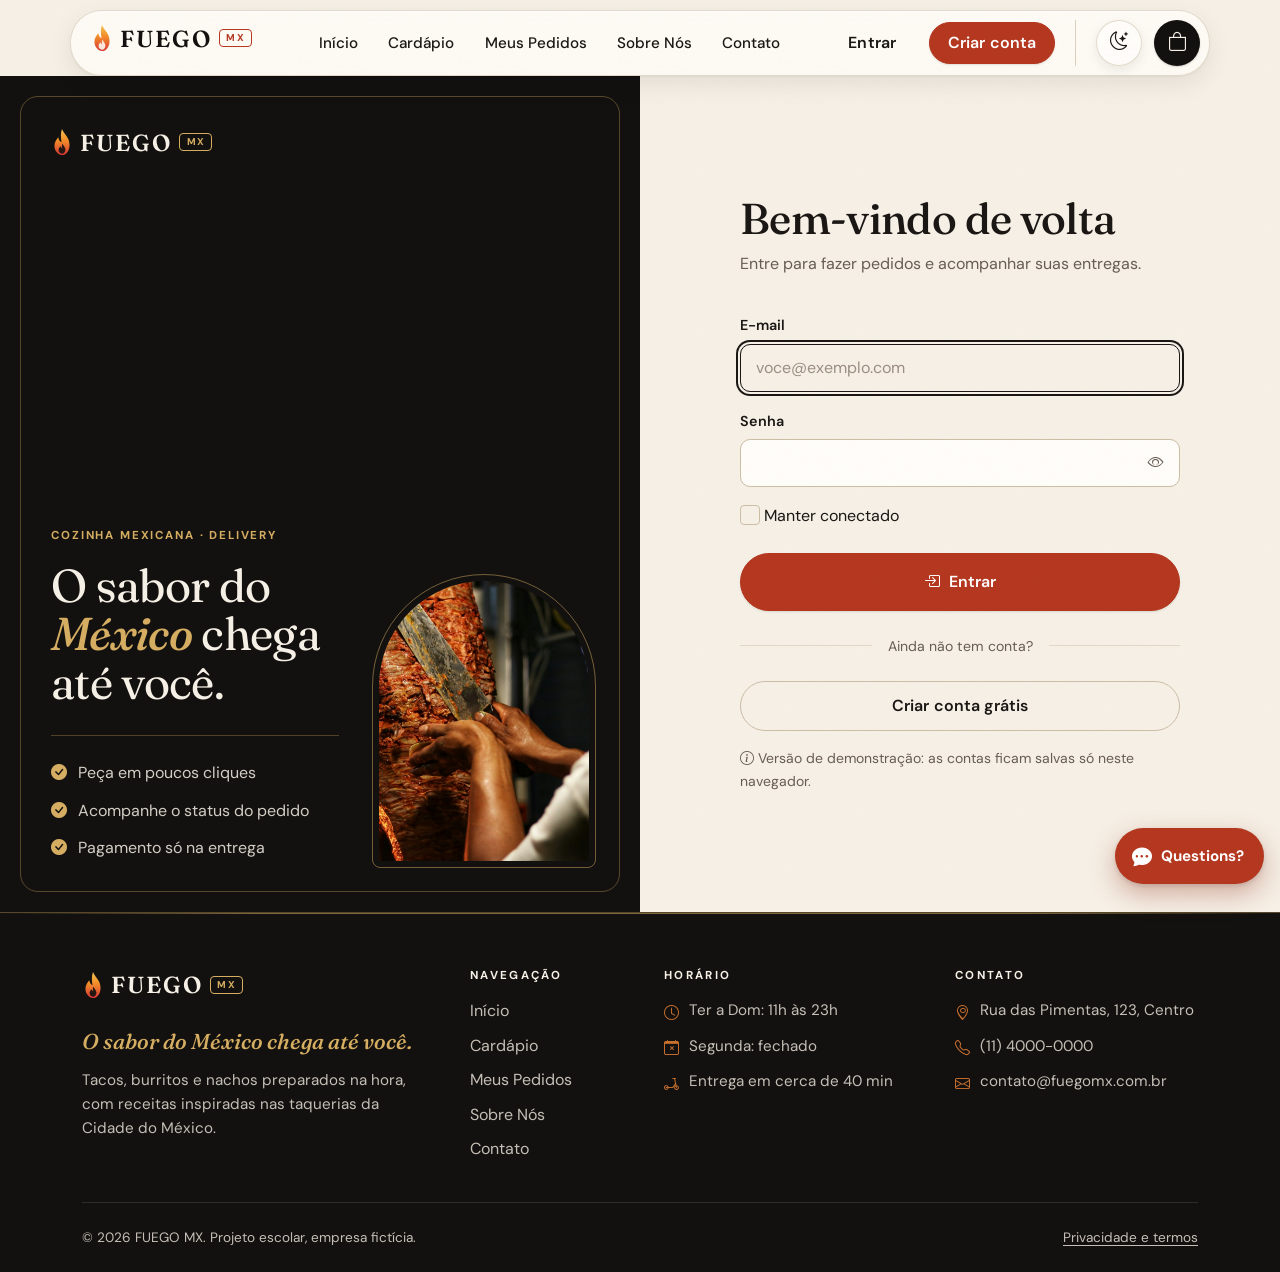
<file: site-estatico/carrinho.html>
<!DOCTYPE html>
<!-- PÁGINA: Carrinho: itens, quantidades, cupom e resumo
     Equivale a: src/FuegoMX/Views/Carrinho/Index.cshtml
     Script: js/paginas/carrinho.js · Estilos: css/site.css, seção "9. CARRINHO E CHECKOUT" -->
<html lang="pt-BR">
<head>
    <meta charset="utf-8" />
    <meta name="viewport" content="width=device-width, initial-scale=1.0" />
    <meta name="description" content="FUEGO MX: delivery de comida mexicana. Tacos, burritos, nachos e muito mais. O sabor do México chega até você." />
    <meta name="theme-color" content="#13110F" />
    <script>
        // Tema claro/escuro aplicado ANTES do CSS para a página não piscar (o botão sol/lua está no js/site.js)
        (function (d) {
            var t; try { t = localStorage.getItem("fx_tema"); } catch (e) { }
            if (t !== "claro" && t !== "escuro") t = window.matchMedia && matchMedia("(prefers-color-scheme: dark)").matches ? "escuro" : "claro";
            d.classList.add("js"); d.setAttribute("data-tema", t); d.setAttribute("data-bs-theme", t === "escuro" ? "dark" : "light");
        })(document.documentElement);
    </script>
    <title>Carrinho | FUEGO MX</title>

    <link rel="icon" type="image/svg+xml" href="images/marca/icone.svg" />
    <link rel="preconnect" href="https://fonts.googleapis.com" />
    <link rel="preconnect" href="https://fonts.gstatic.com" crossorigin />
    <link href="https://fonts.googleapis.com/css2?family=Fraunces:ital,opsz,wght@0,9..144,400..700;1,9..144,400..600&family=DM+Sans:opsz,wght@9..40,400..700&display=swap" rel="stylesheet" />
    <link rel="stylesheet" href="lib/bootstrap/css/bootstrap.min.css" />
    <link rel="stylesheet" href="lib/bootstrap-icons/bootstrap-icons.min.css" />
    <link rel="stylesheet" href="css/site.css" />
</head>
<body data-pagina="carrinho">
<main id="conteudo">
    <div class="container py-4 py-lg-5">
        <h1 class="secao__titulo">Seu carrinho</h1>
        <!-- Itens e resumo montados por js/paginas/carrinho.js -->
        <div id="carrinho"></div>
    </div>
</main>

<script src="lib/bootstrap/js/bootstrap.bundle.min.js"></script>
<script src="js/dados.js"></script>
<script src="js/loja.js"></script>
<script src="js/layout.js"></script>
<script src="js/paginas/carrinho.js"></script>
<script src="js/site.js"></script>
<script src="js/chatbot.js"></script>
</body>
</html>
</file>
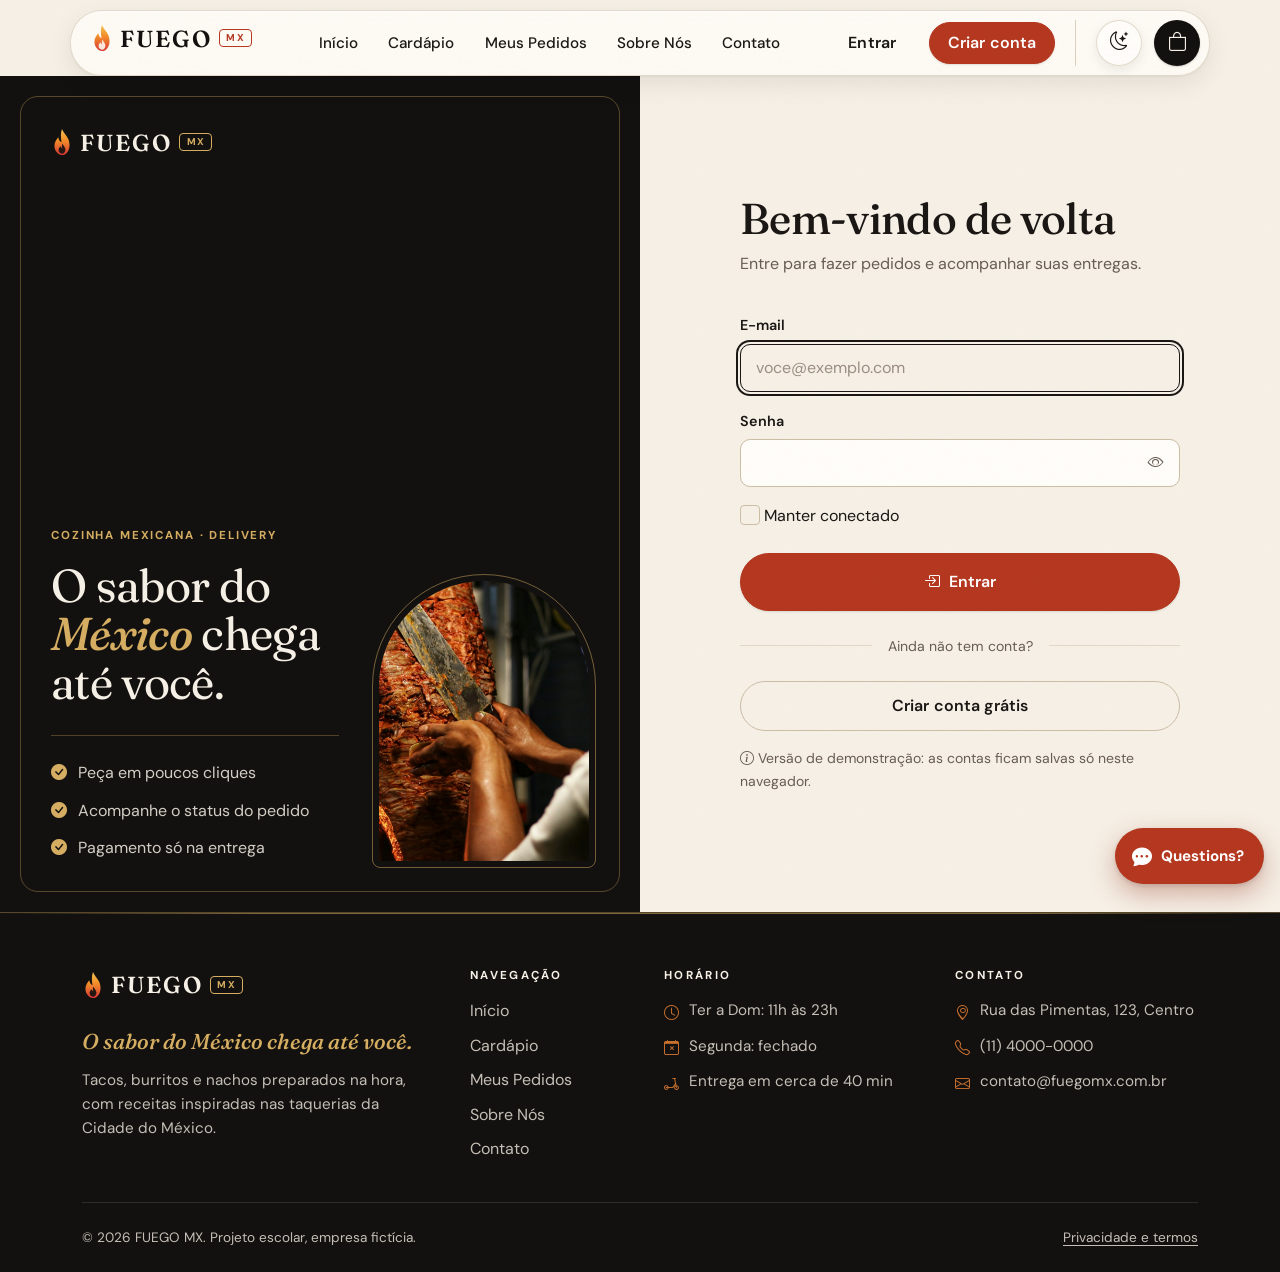
<file: site-estatico/checkout.html>
<!DOCTYPE html>
<!-- PÁGINA: Finalizar pedido: endereço, pagamento e confirmação
     Equivale a: src/FuegoMX/Views/Checkout/Index.cshtml
     Script: js/paginas/checkout.js · Estilos: css/site.css, seção "9. CARRINHO E CHECKOUT" -->
<html lang="pt-BR">
<head>
    <meta charset="utf-8" />
    <meta name="viewport" content="width=device-width, initial-scale=1.0" />
    <meta name="description" content="FUEGO MX: delivery de comida mexicana. Tacos, burritos, nachos e muito mais. O sabor do México chega até você." />
    <meta name="theme-color" content="#13110F" />
    <script>
        // Tema claro/escuro aplicado ANTES do CSS para a página não piscar (o botão sol/lua está no js/site.js)
        (function (d) {
            var t; try { t = localStorage.getItem("fx_tema"); } catch (e) { }
            if (t !== "claro" && t !== "escuro") t = window.matchMedia && matchMedia("(prefers-color-scheme: dark)").matches ? "escuro" : "claro";
            d.classList.add("js"); d.setAttribute("data-tema", t); d.setAttribute("data-bs-theme", t === "escuro" ? "dark" : "light");
        })(document.documentElement);
    </script>
    <title>Finalizar pedido | FUEGO MX</title>

    <link rel="icon" type="image/svg+xml" href="images/marca/icone.svg" />
    <link rel="preconnect" href="https://fonts.googleapis.com" />
    <link rel="preconnect" href="https://fonts.gstatic.com" crossorigin />
    <link href="https://fonts.googleapis.com/css2?family=Fraunces:ital,opsz,wght@0,9..144,400..700;1,9..144,400..600&family=DM+Sans:opsz,wght@9..40,400..700&display=swap" rel="stylesheet" />
    <link rel="stylesheet" href="lib/bootstrap/css/bootstrap.min.css" />
    <link rel="stylesheet" href="lib/bootstrap-icons/bootstrap-icons.min.css" />
    <link rel="stylesheet" href="css/site.css" />
</head>
<body data-pagina="checkout">
<main id="conteudo">
    <div class="container py-4 py-lg-5">
        <ol class="etapas" aria-label="Etapas da compra">
            <li class="feita"><a href="carrinho.html" class="text-reset">Carrinho</a></li>
            <li class="atual" aria-current="step">Entrega e pagamento</li>
            <li>Confirmação</li>
        </ol>

        <h1 class="secao__titulo">Finalizar pedido</h1>
        <p class="texto-suave mb-4">Confira seus dados. Os valores abaixo foram calculados com os preços atuais do cardápio.</p>

        <form id="formCheckout" novalidate>
            <div data-resumo-erros class="validation-summary-valid" role="alert"></div>

            <div class="layout-compra">
                <div class="d-grid gap-4">
                    <section class="cartao" aria-labelledby="sec-dados">
                        <h2 class="cartao__titulo" id="sec-dados"><i class="bi bi-person" aria-hidden="true"></i> Dados do cliente</h2>
                        <div class="row g-3">
                            <div class="col-12 col-md-7">
                                <label for="NomeCliente" class="form-label">Nome de quem recebe</label>
                                <input id="NomeCliente" name="NomeCliente" class="form-control" autocomplete="name" maxlength="120" />
                                <span data-erro-para="NomeCliente"></span>
                            </div>
                            <div class="col-12 col-md-5">
                                <label for="Telefone" class="form-label">Telefone para contato</label>
                                <input id="Telefone" name="Telefone" class="form-control" type="tel" autocomplete="tel" placeholder="(11) 98765-4321" data-mascara="telefone" />
                                <span data-erro-para="Telefone"></span>
                            </div>
                        </div>
                    </section>

                    <section class="cartao" aria-labelledby="sec-endereco">
                        <h2 class="cartao__titulo" id="sec-endereco"><i class="bi bi-geo-alt" aria-hidden="true"></i> Endereço de entrega</h2>
                        <div class="row g-3">
                            <div class="col-12">
                                <label for="EnderecoEntrega" class="form-label">Endereço de entrega</label>
                                <input id="EnderecoEntrega" name="EnderecoEntrega" class="form-control" autocomplete="street-address" placeholder="Rua, número, bairro e cidade" maxlength="250" />
                                <span data-erro-para="EnderecoEntrega"></span>
                            </div>
                            <div class="col-12">
                                <label for="Complemento" class="form-label">Complemento (opcional)</label>
                                <input id="Complemento" name="Complemento" class="form-control" placeholder="Apartamento, bloco, ponto de referência" maxlength="100" />
                                <span data-erro-para="Complemento"></span>
                            </div>
                            <div class="col-12">
                                <div class="form-check">
                                    <input id="SalvarEnderecoNoPerfil" name="SalvarEnderecoNoPerfil" type="checkbox" class="form-check-input" />
                                    <label for="SalvarEnderecoNoPerfil" class="form-check-label">Salvar este endereço no meu perfil</label>
                                </div>
                            </div>
                        </div>
                    </section>

                    <section class="cartao" aria-labelledby="sec-pagamento">
                        <h2 class="cartao__titulo" id="sec-pagamento"><i class="bi bi-wallet2" aria-hidden="true"></i> Forma de pagamento</h2>
                        <fieldset>
                            <legend class="visually-hidden">Escolha a forma de pagamento</legend>
                            <div class="opcoes-pagamento">
                                <div class="opcao-pagamento">
                                    <input type="radio" id="pag-0" name="FormaPagamento" value="DinheiroNaEntrega" data-forma-pagamento />
                                    <label for="pag-0">
                                        <i class="bi bi-cash-coin" aria-hidden="true"></i>
                                        <strong>Dinheiro na entrega</strong>
                                        <small>Pague em dinheiro ao receber. Informe se precisa de troco.</small>
                                    </label>
                                </div>
                                <div class="opcao-pagamento">
                                    <input type="radio" id="pag-1" name="FormaPagamento" value="CartaoNaEntrega" data-forma-pagamento />
                                    <label for="pag-1">
                                        <i class="bi bi-credit-card" aria-hidden="true"></i>
                                        <strong>Cartão na entrega</strong>
                                        <small>Crédito ou débito na maquininha do entregador.</small>
                                    </label>
                                </div>
                                <div class="opcao-pagamento">
                                    <input type="radio" id="pag-2" name="FormaPagamento" value="PixDemonstrativo" data-forma-pagamento />
                                    <label for="pag-2">
                                        <i class="bi bi-qr-code" aria-hidden="true"></i>
                                        <strong>PIX (demonstrativo)</strong>
                                        <small>Opção ilustrativa: nenhum pagamento é processado.</small>
                                    </label>
                                </div>
                            </div>
                        </fieldset>
                        <span data-erro-para="FormaPagamento"></span>

                        <div class="mt-3" data-somente-pagamento="DinheiroNaEntrega" hidden>
                            <label for="TrocoPara" class="form-label">Troco para (opcional)</label>
                            <input id="TrocoPara" name="TrocoPara" class="form-control" type="number" min="0" step="0.01" inputmode="decimal" placeholder="Ex.: 100" style="max-width: 220px" />
                            <div class="form-text">Deixe em branco se não precisar de troco.</div>
                            <span data-erro-para="TrocoPara"></span>
                        </div>

                        <div class="alert alert-fx alert-fx--info mt-3" data-somente-pagamento="PixDemonstrativo" hidden role="note">
                            <i class="bi bi-info-circle-fill" aria-hidden="true"></i>
                            <span><strong>Pagamento via PIX.</strong> O QR Code para pagar aparece na confirmação do pedido.</span>
                        </div>
                    </section>

                    <section class="cartao" aria-labelledby="sec-obs">
                        <h2 class="cartao__titulo" id="sec-obs"><i class="bi bi-chat-left-text" aria-hidden="true"></i> Observações</h2>
                        <label for="Observacoes" class="form-label">Observações (opcional)</label>
                        <textarea id="Observacoes" name="Observacoes" class="form-control" rows="3" maxlength="500" placeholder="Ex.: sem cebola, molho à parte, interfone quebrado..."></textarea>
                        <span data-erro-para="Observacoes"></span>
                    </section>
                </div>

                <aside class="resumo-pedido" aria-labelledby="resumo-titulo">
                    <h2 id="resumo-titulo">Seu pedido</h2>
                    <!-- Resumo dos itens (era _ResumoItens.cshtml), montado por js/paginas/checkout.js -->
                    <div id="resumoItens"></div>
                    <button type="submit" class="btn btn-fx-primario btn-lg-fx">
                        <i class="bi bi-check2-circle" aria-hidden="true"></i> Confirmar pedido
                    </button>
                    <a class="btn btn-fx-link w-100 mt-2" href="carrinho.html">Voltar ao carrinho</a>
                </aside>
            </div>
        </form>
    </div>
</main>

<script src="lib/bootstrap/js/bootstrap.bundle.min.js"></script>
<script src="js/dados.js"></script>
<script src="js/loja.js"></script>
<script src="js/layout.js"></script>
<script src="js/paginas/checkout.js"></script>
<script src="js/site.js"></script>
<script src="js/chatbot.js"></script>
</body>
</html>
</file>
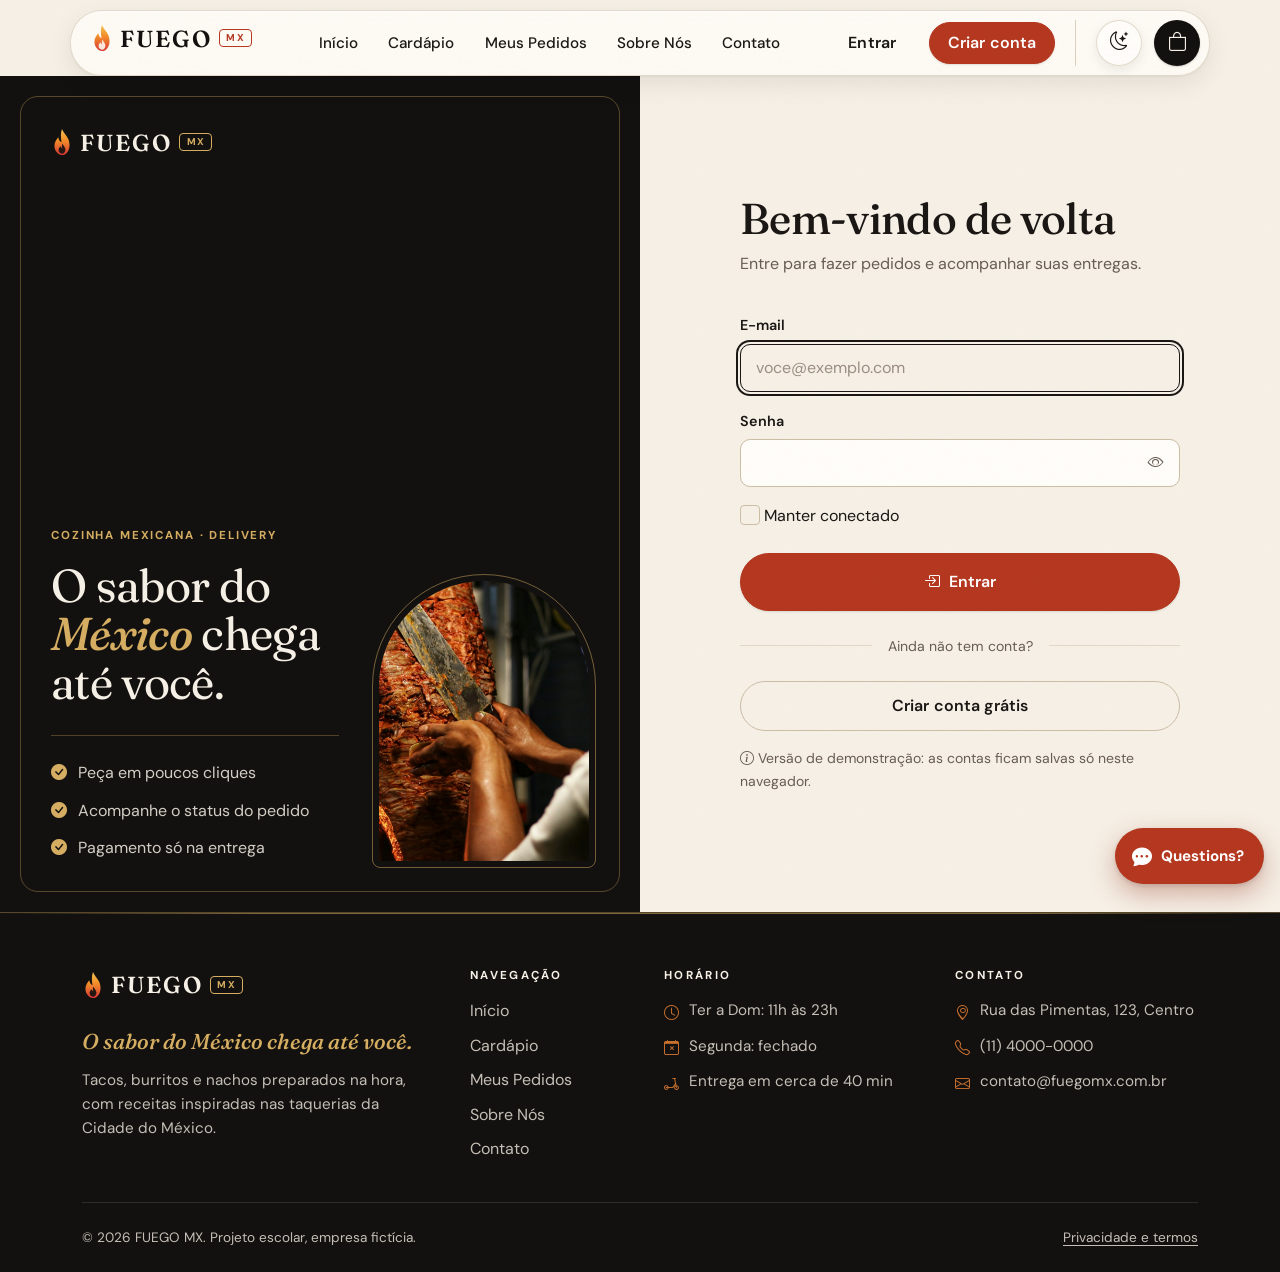
<file: site-estatico/confirmacao.html>
<!DOCTYPE html>
<!-- PÁGINA: Tela "Pedido recebido" logo após o checkout
     Equivale a: src/FuegoMX/Views/Pedidos/Confirmacao.cshtml
     URL: confirmacao.html?id=1001
     Script: js/paginas/confirmacao.js · Estilos: css/site.css, seção "10. PEDIDOS E PERFIL (confirmação)" -->
<html lang="pt-BR">
<head>
    <meta charset="utf-8" />
    <meta name="viewport" content="width=device-width, initial-scale=1.0" />
    <meta name="description" content="FUEGO MX: delivery de comida mexicana. Tacos, burritos, nachos e muito mais. O sabor do México chega até você." />
    <meta name="theme-color" content="#13110F" />
    <script>
        // Tema claro/escuro aplicado ANTES do CSS para a página não piscar (o botão sol/lua está no js/site.js)
        (function (d) {
            var t; try { t = localStorage.getItem("fx_tema"); } catch (e) { }
            if (t !== "claro" && t !== "escuro") t = window.matchMedia && matchMedia("(prefers-color-scheme: dark)").matches ? "escuro" : "claro";
            d.classList.add("js"); d.setAttribute("data-tema", t); d.setAttribute("data-bs-theme", t === "escuro" ? "dark" : "light");
        })(document.documentElement);
    </script>
    <title>Pedido recebido | FUEGO MX</title>

    <link rel="icon" type="image/svg+xml" href="images/marca/icone.svg" />
    <link rel="preconnect" href="https://fonts.googleapis.com" />
    <link rel="preconnect" href="https://fonts.gstatic.com" crossorigin />
    <link href="https://fonts.googleapis.com/css2?family=Fraunces:ital,opsz,wght@0,9..144,400..700;1,9..144,400..600&family=DM+Sans:opsz,wght@9..40,400..700&display=swap" rel="stylesheet" />
    <link rel="stylesheet" href="lib/bootstrap/css/bootstrap.min.css" />
    <link rel="stylesheet" href="lib/bootstrap-icons/bootstrap-icons.min.css" />
    <link rel="stylesheet" href="css/site.css" />
</head>
<body data-pagina="pedidos">
<main id="conteudo">
    <!-- Conteúdo montado por js/paginas/confirmacao.js -->
    <div class="container py-4 py-lg-5" style="max-width: 820px" id="paginaConfirmacao"></div>
</main>

<script src="lib/bootstrap/js/bootstrap.bundle.min.js"></script>
<script src="js/dados.js"></script>
<script src="js/loja.js"></script>
<script src="js/layout.js"></script>
<script src="js/paginas/confirmacao.js"></script>
<script src="js/site.js"></script>
<script src="js/chatbot.js"></script>
</body>
</html>
</file>
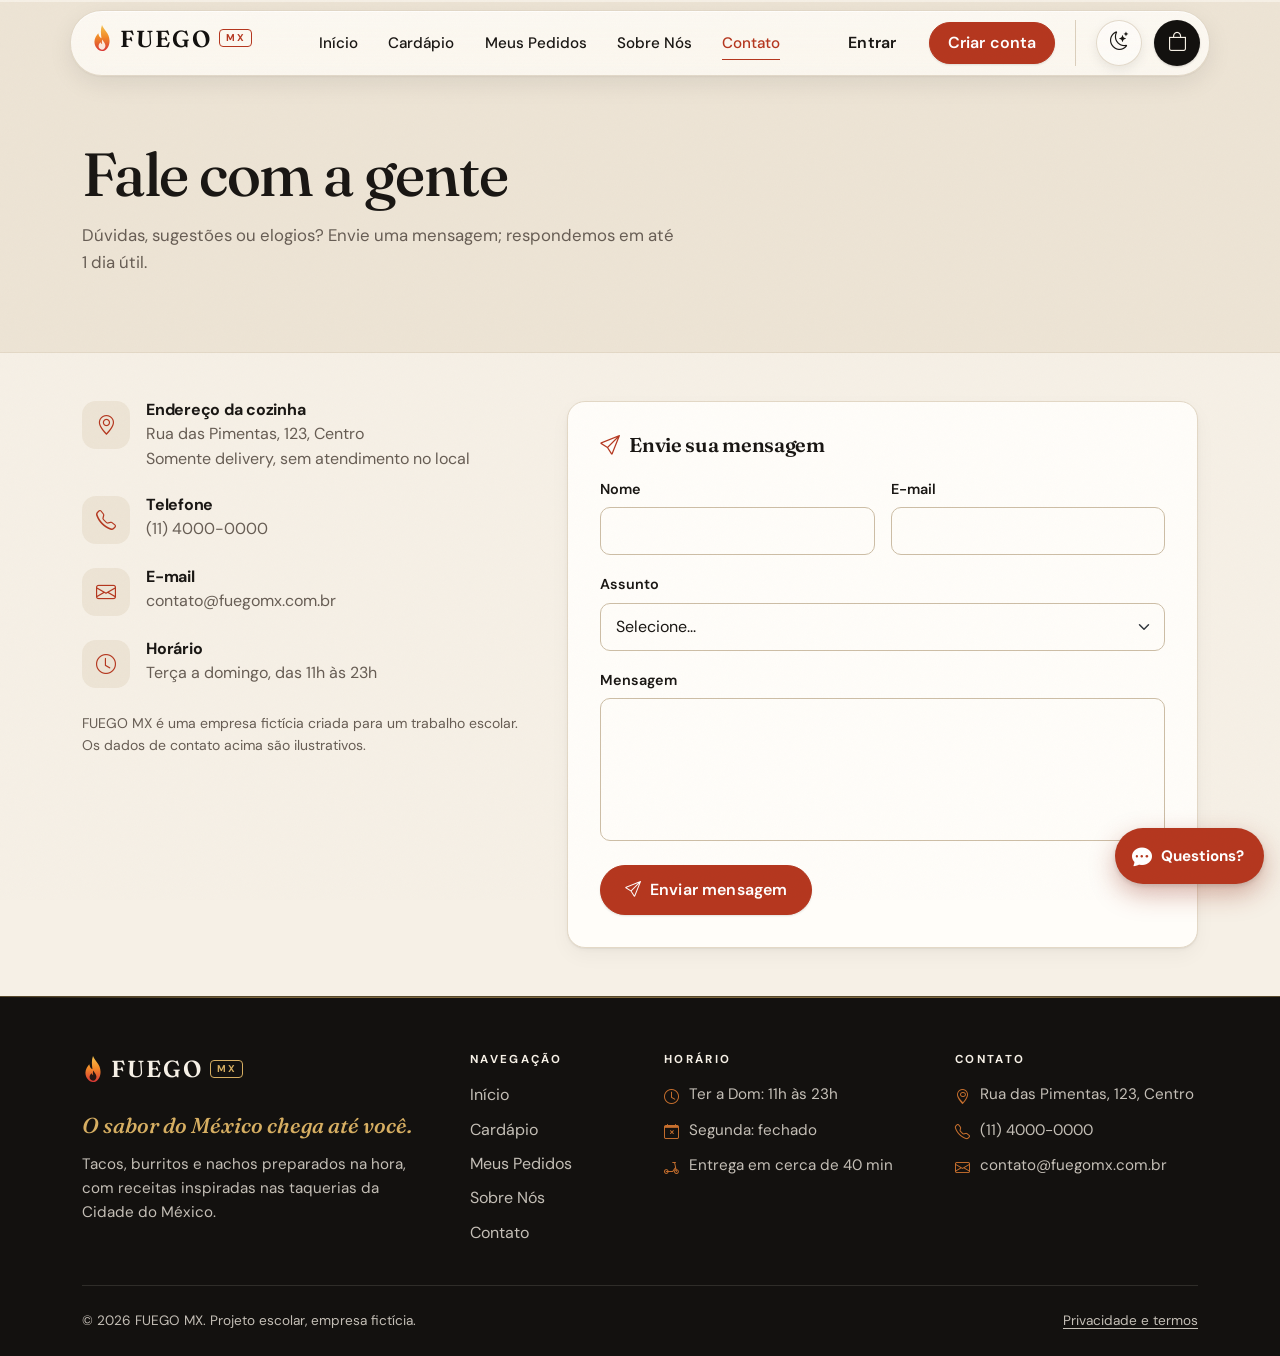
<file: site-estatico/contato.html>
<!DOCTYPE html>
<!-- PÁGINA: Formulário de contato + dados da loja
     Equivale a: src/FuegoMX/Views/Home/Contato.cshtml
     Script: js/paginas/contato.js · Estilos: css/site.css, seção "3. FORMULÁRIOS" -->
<html lang="pt-BR">
<head>
    <meta charset="utf-8" />
    <meta name="viewport" content="width=device-width, initial-scale=1.0" />
    <meta name="description" content="FUEGO MX: delivery de comida mexicana. Tacos, burritos, nachos e muito mais. O sabor do México chega até você." />
    <meta name="theme-color" content="#13110F" />
    <script>
        // Tema claro/escuro aplicado ANTES do CSS para a página não piscar (o botão sol/lua está no js/site.js)
        (function (d) {
            var t; try { t = localStorage.getItem("fx_tema"); } catch (e) { }
            if (t !== "claro" && t !== "escuro") t = window.matchMedia && matchMedia("(prefers-color-scheme: dark)").matches ? "escuro" : "claro";
            d.classList.add("js"); d.setAttribute("data-tema", t); d.setAttribute("data-bs-theme", t === "escuro" ? "dark" : "light");
        })(document.documentElement);
    </script>
    <title>Contato | FUEGO MX</title>

    <link rel="icon" type="image/svg+xml" href="images/marca/icone.svg" />
    <link rel="preconnect" href="https://fonts.googleapis.com" />
    <link rel="preconnect" href="https://fonts.gstatic.com" crossorigin />
    <link href="https://fonts.googleapis.com/css2?family=Fraunces:ital,opsz,wght@0,9..144,400..700;1,9..144,400..600&family=DM+Sans:opsz,wght@9..40,400..700&display=swap" rel="stylesheet" />
    <link rel="stylesheet" href="lib/bootstrap/css/bootstrap.min.css" />
    <link rel="stylesheet" href="lib/bootstrap-icons/bootstrap-icons.min.css" />
    <link rel="stylesheet" href="css/site.css" />
</head>
<body data-pagina="contato">
<main id="conteudo">

    <section class="cabecalho-pagina">
        <div class="container">
            <h1>Fale com a gente</h1>
            <p>Dúvidas, sugestões ou elogios? Envie uma mensagem; respondemos em até 1 dia útil.</p>
        </div>
    </section>

    <div class="container py-4 py-lg-5">
        <div class="row g-4 g-lg-5">
            <div class="col-12 col-lg-5">
                <div class="d-grid gap-4">
                    <div class="contato-card">
                        <span class="icone"><i class="bi bi-geo-alt" aria-hidden="true"></i></span>
                        <div><h3>Endereço da cozinha</h3><p>Rua das Pimentas, 123, Centro<br />Somente delivery, sem atendimento no local</p></div>
                    </div>
                    <div class="contato-card">
                        <span class="icone"><i class="bi bi-telephone" aria-hidden="true"></i></span>
                        <div><h3>Telefone</h3><p>(11) 4000-0000</p></div>
                    </div>
                    <div class="contato-card">
                        <span class="icone"><i class="bi bi-envelope" aria-hidden="true"></i></span>
                        <div><h3>E-mail</h3><p>contato@fuegomx.com.br</p></div>
                    </div>
                    <div class="contato-card">
                        <span class="icone"><i class="bi bi-clock" aria-hidden="true"></i></span>
                        <div><h3>Horário</h3><p>Terça a domingo, das 11h às 23h</p></div>
                    </div>
                    <p class="small texto-suave mb-0">FUEGO MX é uma empresa fictícia criada para um trabalho escolar. Os dados de contato acima são ilustrativos.</p>
                </div>
            </div>
            <div class="col-12 col-lg-7">
                <section class="cartao" aria-labelledby="form-contato-titulo">
                    <h2 class="cartao__titulo" id="form-contato-titulo"><i class="bi bi-send" aria-hidden="true"></i> Envie sua mensagem</h2>
                    <form id="formContato" novalidate>
                        <div class="row g-3">
                            <div class="col-12 col-md-6">
                                <label for="Nome" class="form-label">Nome</label>
                                <input id="Nome" name="Nome" class="form-control" autocomplete="name" maxlength="120" />
                                <span data-erro-para="Nome"></span>
                            </div>
                            <div class="col-12 col-md-6">
                                <label for="Email" class="form-label">E-mail</label>
                                <input id="Email" name="Email" type="email" class="form-control" autocomplete="email" />
                                <span data-erro-para="Email"></span>
                            </div>
                            <div class="col-12">
                                <label for="Assunto" class="form-label">Assunto</label>
                                <select id="Assunto" name="Assunto" class="form-select">
                                    <option value="">Selecione...</option>
                                    <option>Dúvida sobre pedido</option>
                                    <option>Sugestão</option>
                                    <option>Reclamação</option>
                                    <option>Elogio</option>
                                    <option>Parcerias</option>
                                    <option>Outro</option>
                                </select>
                                <span data-erro-para="Assunto"></span>
                            </div>
                            <div class="col-12">
                                <label for="Mensagem" class="form-label">Mensagem</label>
                                <textarea id="Mensagem" name="Mensagem" class="form-control" rows="5" maxlength="2000"></textarea>
                                <span data-erro-para="Mensagem"></span>
                            </div>
                        </div>
                        <button type="submit" class="btn btn-fx-primario mt-4"><i class="bi bi-send" aria-hidden="true"></i> Enviar mensagem</button>
                    </form>
                </section>
            </div>
        </div>
    </div>

</main>

<script src="lib/bootstrap/js/bootstrap.bundle.min.js"></script>
<script src="js/dados.js"></script>
<script src="js/loja.js"></script>
<script src="js/layout.js"></script>
<script src="js/paginas/contato.js"></script>
<script src="js/site.js"></script>
<script src="js/chatbot.js"></script>
</body>
</html>
</file>
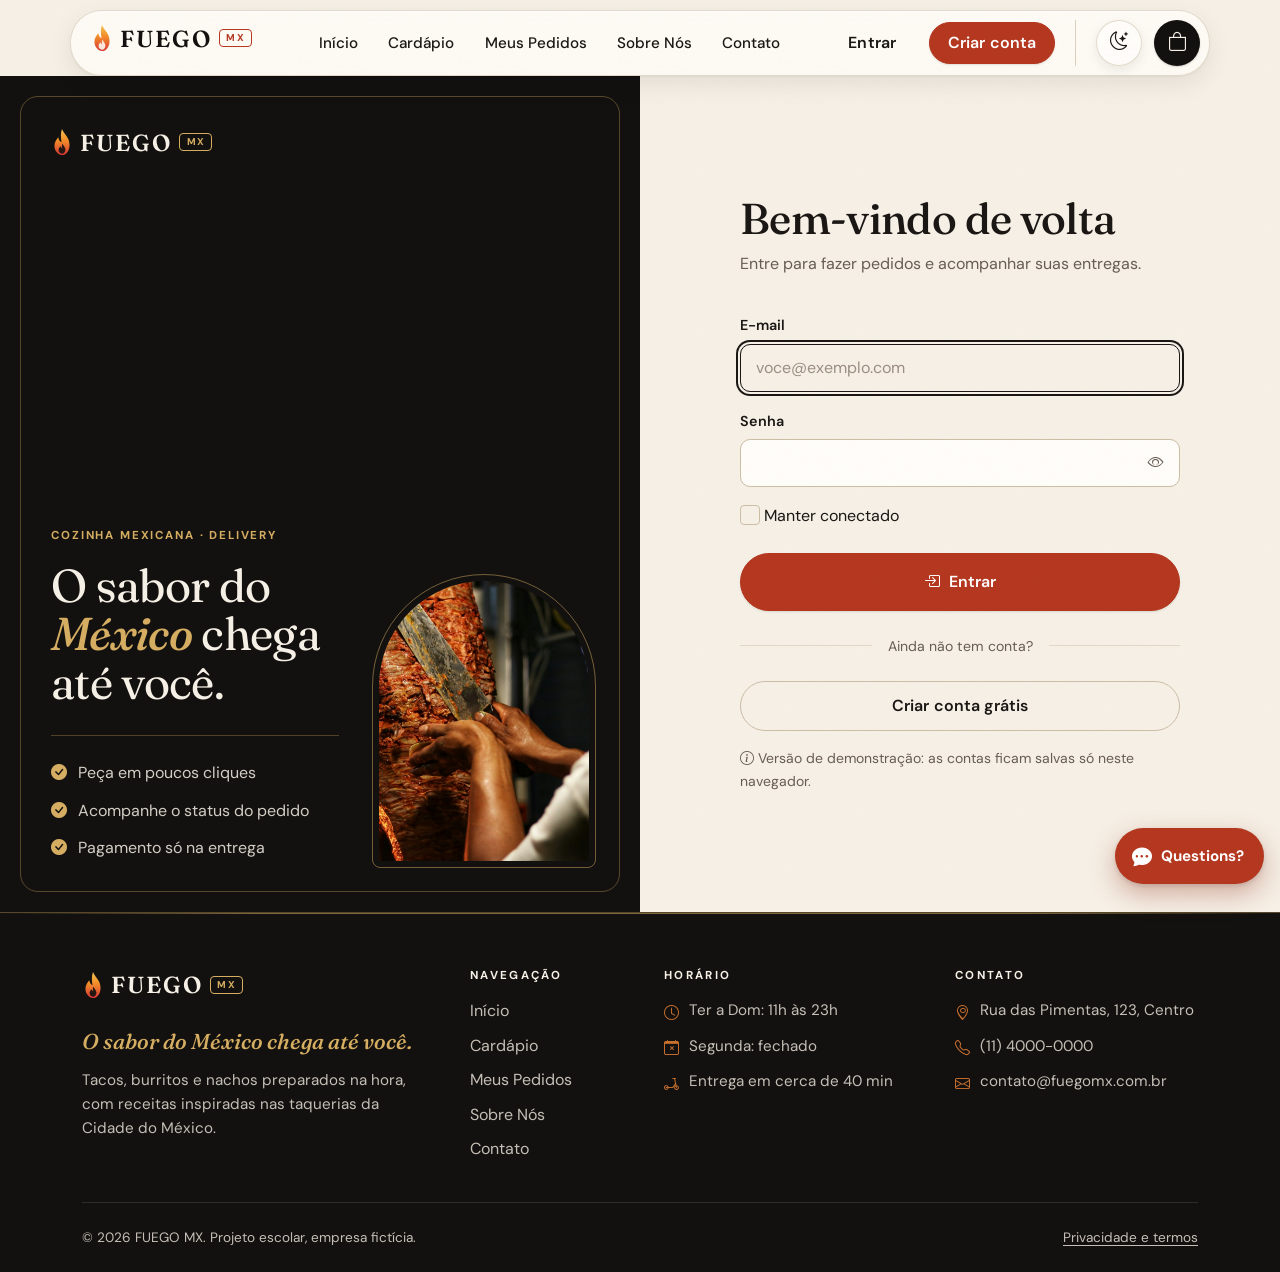
<file: site-estatico/login.html>
<!DOCTYPE html>
<!-- PÁGINA: Entrar
     Equivale a: src/FuegoMX/Views/Conta/Login.cshtml
     URL: login.html?returnUrl=carrinho.html
     Script: js/paginas/login.js · Estilos: css/site.css, seção "11. AUTENTICAÇÃO" -->
<html lang="pt-BR">
<head>
    <meta charset="utf-8" />
    <meta name="viewport" content="width=device-width, initial-scale=1.0" />
    <meta name="description" content="FUEGO MX: delivery de comida mexicana. Tacos, burritos, nachos e muito mais. O sabor do México chega até você." />
    <meta name="theme-color" content="#13110F" />
    <script>
        // Tema claro/escuro aplicado ANTES do CSS para a página não piscar (o botão sol/lua está no js/site.js)
        (function (d) {
            var t; try { t = localStorage.getItem("fx_tema"); } catch (e) { }
            if (t !== "claro" && t !== "escuro") t = window.matchMedia && matchMedia("(prefers-color-scheme: dark)").matches ? "escuro" : "claro";
            d.classList.add("js"); d.setAttribute("data-tema", t); d.setAttribute("data-bs-theme", t === "escuro" ? "dark" : "light");
        })(document.documentElement);
    </script>
    <title>Entrar | FUEGO MX</title>

    <link rel="icon" type="image/svg+xml" href="images/marca/icone.svg" />
    <link rel="preconnect" href="https://fonts.googleapis.com" />
    <link rel="preconnect" href="https://fonts.gstatic.com" crossorigin />
    <link href="https://fonts.googleapis.com/css2?family=Fraunces:ital,opsz,wght@0,9..144,400..700;1,9..144,400..600&family=DM+Sans:opsz,wght@9..40,400..700&display=swap" rel="stylesheet" />
    <link rel="stylesheet" href="lib/bootstrap/css/bootstrap.min.css" />
    <link rel="stylesheet" href="lib/bootstrap-icons/bootstrap-icons.min.css" />
    <link rel="stylesheet" href="css/site.css" />
</head>
<body data-pagina="login">
<main id="conteudo">
    <div class="pagina-auth">
        <!-- Painel lateral com foto (era _PainelMarca.cshtml); o logo é colocado por js/paginas/login.js -->
        <aside class="auth-marca" aria-hidden="true">
            <span data-logo-claro></span>
            <div class="auth-marca__corpo">
                <div>
                    <p class="auth-marca__rotulo">Cozinha mexicana · Delivery</p>
                    <h2>O sabor do <em>México</em> chega até você.</h2>
                    <ul>
                        <li><i class="bi bi-check-circle-fill"></i> Peça em poucos cliques</li>
                        <li><i class="bi bi-check-circle-fill"></i> Acompanhe o status do pedido</li>
                        <li><i class="bi bi-check-circle-fill"></i> Pagamento só na entrega</li>
                    </ul>
                </div>
                <figure class="auth-marca__foto"><img src="images/fotos/trompo.jpg" alt="" loading="lazy" /></figure>
            </div>
        </aside>
        <div class="auth-formulario">
            <div class="auth-caixa">
                <h1>Bem-vindo de volta</h1>
                <p class="subtitulo">Entre para fazer pedidos e acompanhar suas entregas.</p>

                <form id="formLogin" novalidate>
                    <div data-resumo-erros class="validation-summary-valid" role="alert"></div>

                    <div class="mb-3">
                        <label for="Email" class="form-label">E-mail</label>
                        <input id="Email" name="Email" type="email" class="form-control" autocomplete="username" placeholder="voce@exemplo.com" autofocus />
                        <span data-erro-para="Email"></span>
                    </div>
                    <div class="mb-3">
                        <label for="Senha" class="form-label">Senha</label>
                        <div class="campo-senha">
                            <input id="Senha" name="Senha" type="password" class="form-control" autocomplete="current-password" />
                            <button type="button" class="campo-senha__alternar" data-alternar-senha aria-label="Mostrar senha"><i class="bi bi-eye" aria-hidden="true"></i></button>
                        </div>
                        <span data-erro-para="Senha"></span>
                    </div>
                    <div class="form-check mb-4">
                        <input id="Lembrar" name="Lembrar" type="checkbox" class="form-check-input" />
                        <label for="Lembrar" class="form-check-label">Manter conectado</label>
                    </div>
                    <button type="submit" class="btn btn-fx-primario btn-lg-fx w-100">
                        <i class="bi bi-box-arrow-in-right" aria-hidden="true"></i> Entrar
                    </button>
                </form>

                <div class="divisor-texto">Ainda não tem conta?</div>
                <a class="btn btn-fx-contorno w-100" href="cadastro.html" id="linkCadastro">Criar conta grátis</a>
                <p class="small texto-suave mt-3 mb-0"><i class="bi bi-info-circle" aria-hidden="true"></i>
                    Versão de demonstração: as contas ficam salvas só neste navegador.</p>
            </div>
        </div>
    </div>
</main>

<script src="lib/bootstrap/js/bootstrap.bundle.min.js"></script>
<script src="js/dados.js"></script>
<script src="js/loja.js"></script>
<script src="js/layout.js"></script>
<script src="js/paginas/login.js"></script>
<script src="js/site.js"></script>
<script src="js/chatbot.js"></script>
</body>
</html>
</file>
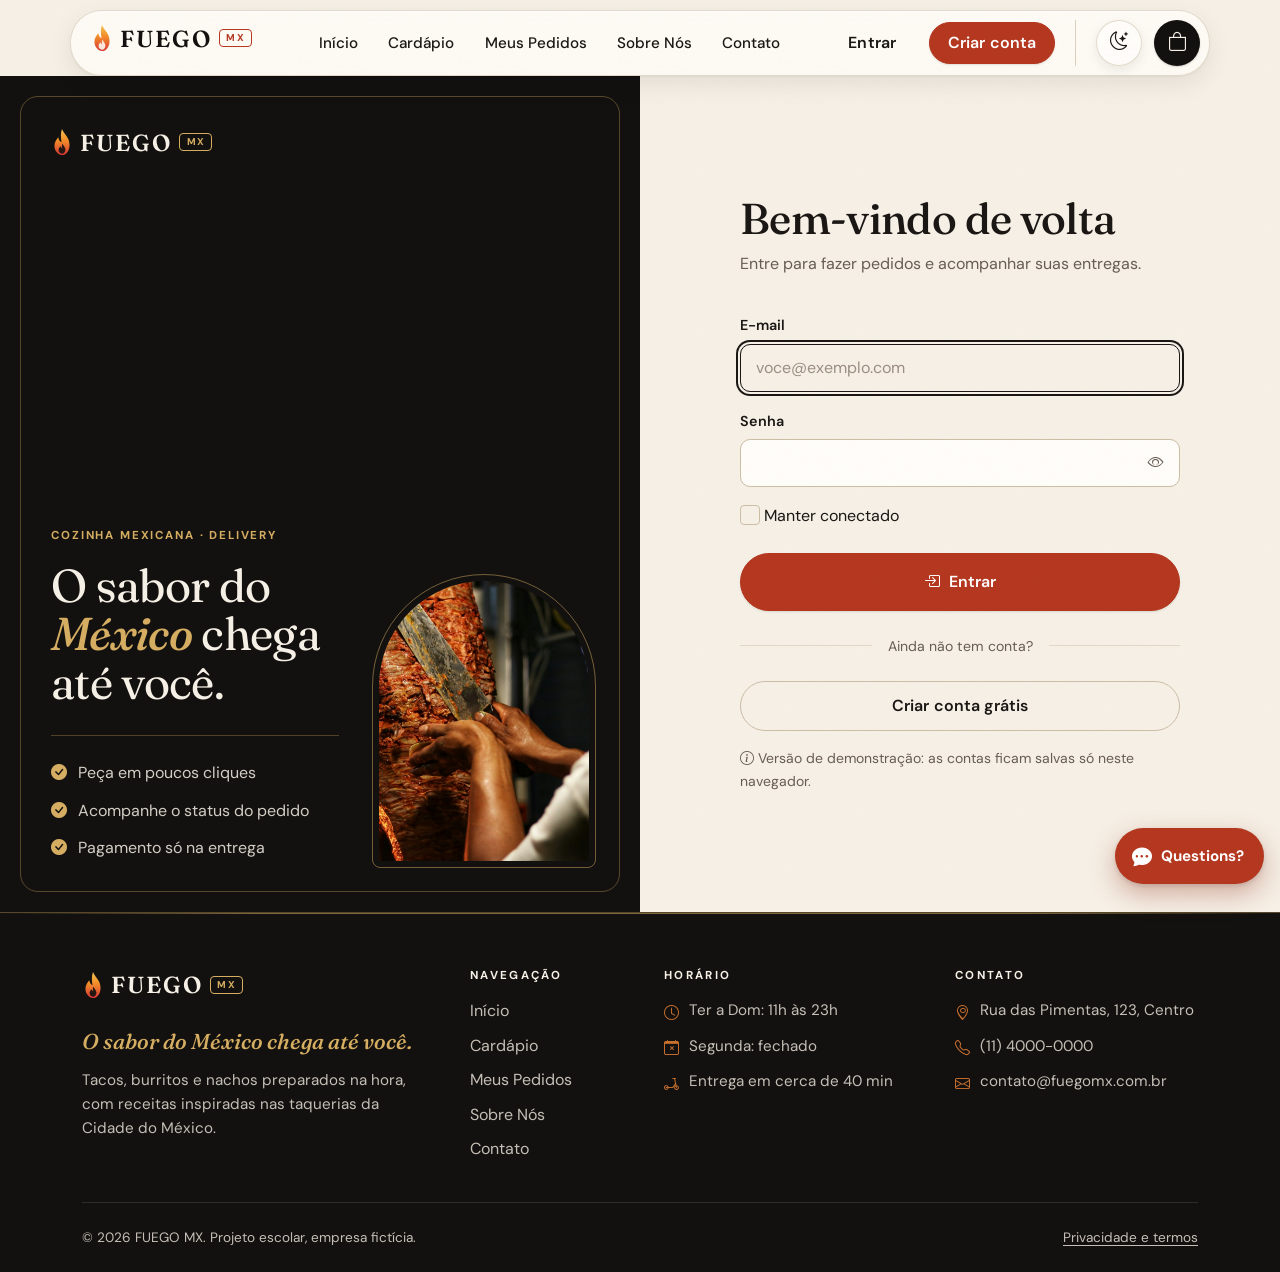
<file: site-estatico/pedido.html>
<!DOCTYPE html>
<!-- PÁGINA: Detalhes de um pedido com linha do tempo do status
     Equivale a: src/FuegoMX/Views/Pedidos/Detalhes.cshtml
     URL: pedido.html?id=1001
     Script: js/paginas/pedido.js · Estilos: css/site.css, seção "10. PEDIDOS E PERFIL" -->
<html lang="pt-BR">
<head>
    <meta charset="utf-8" />
    <meta name="viewport" content="width=device-width, initial-scale=1.0" />
    <meta name="description" content="FUEGO MX: delivery de comida mexicana. Tacos, burritos, nachos e muito mais. O sabor do México chega até você." />
    <meta name="theme-color" content="#13110F" />
    <script>
        // Tema claro/escuro aplicado ANTES do CSS para a página não piscar (o botão sol/lua está no js/site.js)
        (function (d) {
            var t; try { t = localStorage.getItem("fx_tema"); } catch (e) { }
            if (t !== "claro" && t !== "escuro") t = window.matchMedia && matchMedia("(prefers-color-scheme: dark)").matches ? "escuro" : "claro";
            d.classList.add("js"); d.setAttribute("data-tema", t); d.setAttribute("data-bs-theme", t === "escuro" ? "dark" : "light");
        })(document.documentElement);
    </script>
    <title>Pedido | FUEGO MX</title>

    <link rel="icon" type="image/svg+xml" href="images/marca/icone.svg" />
    <link rel="preconnect" href="https://fonts.googleapis.com" />
    <link rel="preconnect" href="https://fonts.gstatic.com" crossorigin />
    <link href="https://fonts.googleapis.com/css2?family=Fraunces:ital,opsz,wght@0,9..144,400..700;1,9..144,400..600&family=DM+Sans:opsz,wght@9..40,400..700&display=swap" rel="stylesheet" />
    <link rel="stylesheet" href="lib/bootstrap/css/bootstrap.min.css" />
    <link rel="stylesheet" href="lib/bootstrap-icons/bootstrap-icons.min.css" />
    <link rel="stylesheet" href="css/site.css" />
</head>
<body data-pagina="pedidos">
<main id="conteudo">
    <!-- Conteúdo montado por js/paginas/pedido.js -->
    <div class="container py-4 py-lg-5" id="paginaPedido"></div>
</main>

<script src="lib/bootstrap/js/bootstrap.bundle.min.js"></script>
<script src="js/dados.js"></script>
<script src="js/loja.js"></script>
<script src="js/layout.js"></script>
<script src="js/entregador.js"></script>
<script src="js/paginas/pedido.js"></script>
<script src="js/site.js"></script>
<script src="js/chatbot.js"></script>
</body>
</html>
</file>
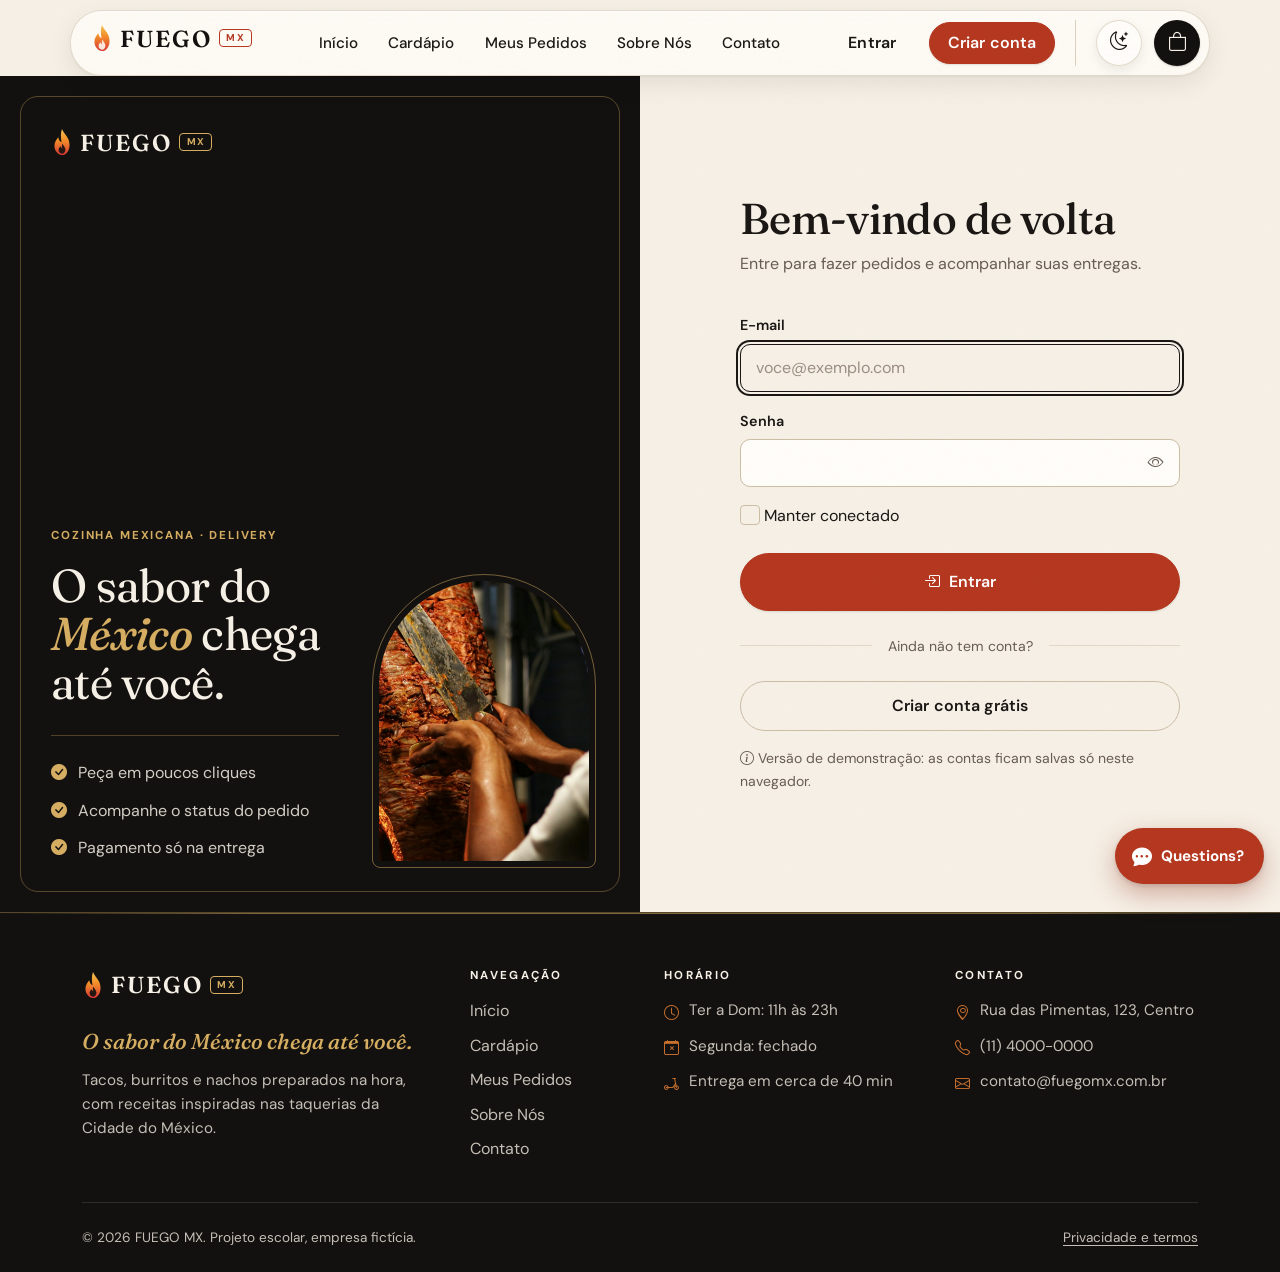
<file: site-estatico/pedidos.html>
<!DOCTYPE html>
<!-- PÁGINA: Meus pedidos (lista do cliente logado)
     Equivale a: src/FuegoMX/Views/Pedidos/Index.cshtml
     Script: js/paginas/pedidos.js · Estilos: css/site.css, seção "10. PEDIDOS E PERFIL" -->
<html lang="pt-BR">
<head>
    <meta charset="utf-8" />
    <meta name="viewport" content="width=device-width, initial-scale=1.0" />
    <meta name="description" content="FUEGO MX: delivery de comida mexicana. Tacos, burritos, nachos e muito mais. O sabor do México chega até você." />
    <meta name="theme-color" content="#13110F" />
    <script>
        // Tema claro/escuro aplicado ANTES do CSS para a página não piscar (o botão sol/lua está no js/site.js)
        (function (d) {
            var t; try { t = localStorage.getItem("fx_tema"); } catch (e) { }
            if (t !== "claro" && t !== "escuro") t = window.matchMedia && matchMedia("(prefers-color-scheme: dark)").matches ? "escuro" : "claro";
            d.classList.add("js"); d.setAttribute("data-tema", t); d.setAttribute("data-bs-theme", t === "escuro" ? "dark" : "light");
        })(document.documentElement);
    </script>
    <title>Meus pedidos | FUEGO MX</title>

    <link rel="icon" type="image/svg+xml" href="images/marca/icone.svg" />
    <link rel="preconnect" href="https://fonts.googleapis.com" />
    <link rel="preconnect" href="https://fonts.gstatic.com" crossorigin />
    <link href="https://fonts.googleapis.com/css2?family=Fraunces:ital,opsz,wght@0,9..144,400..700;1,9..144,400..600&family=DM+Sans:opsz,wght@9..40,400..700&display=swap" rel="stylesheet" />
    <link rel="stylesheet" href="lib/bootstrap/css/bootstrap.min.css" />
    <link rel="stylesheet" href="lib/bootstrap-icons/bootstrap-icons.min.css" />
    <link rel="stylesheet" href="css/site.css" />
</head>
<body data-pagina="pedidos">
<main id="conteudo">
    <section class="cabecalho-pagina">
        <div class="container">
            <h1>Meus pedidos</h1>
            <p>Acompanhe o status de cada pedido. Atualize a página para ver mudanças.</p>
        </div>
    </section>

    <div class="container py-4 py-lg-5">
        <!-- Lista montada por js/paginas/pedidos.js -->
        <div id="listaPedidos"></div>
    </div>
</main>

<script src="lib/bootstrap/js/bootstrap.bundle.min.js"></script>
<script src="js/dados.js"></script>
<script src="js/loja.js"></script>
<script src="js/layout.js"></script>
<script src="js/paginas/pedidos.js"></script>
<script src="js/site.js"></script>
<script src="js/chatbot.js"></script>
</body>
</html>
</file>
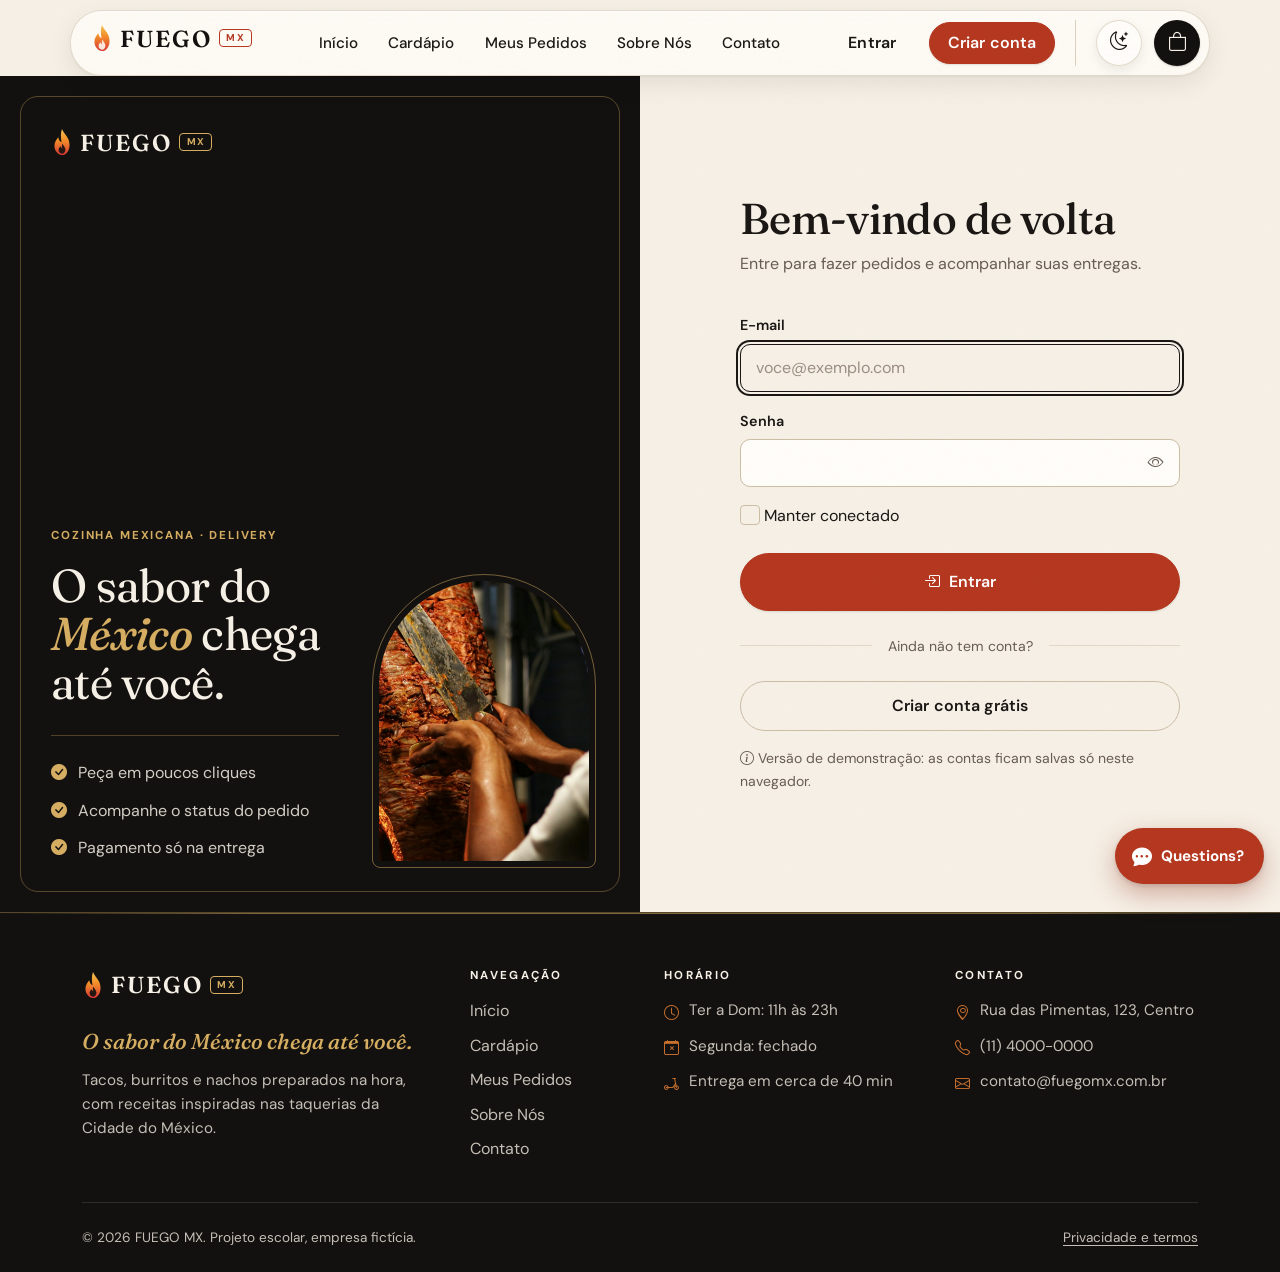
<file: site-estatico/perfil.html>
<!DOCTYPE html>
<!-- PÁGINA: Meu perfil: editar dados do cliente
     Equivale a: src/FuegoMX/Views/Perfil/Index.cshtml
     Script: js/paginas/perfil.js · Estilos: css/site.css, seção "10. PEDIDOS E PERFIL" -->
<html lang="pt-BR">
<head>
    <meta charset="utf-8" />
    <meta name="viewport" content="width=device-width, initial-scale=1.0" />
    <meta name="description" content="FUEGO MX: delivery de comida mexicana. Tacos, burritos, nachos e muito mais. O sabor do México chega até você." />
    <meta name="theme-color" content="#13110F" />
    <script>
        // Tema claro/escuro aplicado ANTES do CSS para a página não piscar (o botão sol/lua está no js/site.js)
        (function (d) {
            var t; try { t = localStorage.getItem("fx_tema"); } catch (e) { }
            if (t !== "claro" && t !== "escuro") t = window.matchMedia && matchMedia("(prefers-color-scheme: dark)").matches ? "escuro" : "claro";
            d.classList.add("js"); d.setAttribute("data-tema", t); d.setAttribute("data-bs-theme", t === "escuro" ? "dark" : "light");
        })(document.documentElement);
    </script>
    <title>Meu perfil | FUEGO MX</title>

    <link rel="icon" type="image/svg+xml" href="images/marca/icone.svg" />
    <link rel="preconnect" href="https://fonts.googleapis.com" />
    <link rel="preconnect" href="https://fonts.gstatic.com" crossorigin />
    <link href="https://fonts.googleapis.com/css2?family=Fraunces:ital,opsz,wght@0,9..144,400..700;1,9..144,400..600&family=DM+Sans:opsz,wght@9..40,400..700&display=swap" rel="stylesheet" />
    <link rel="stylesheet" href="lib/bootstrap/css/bootstrap.min.css" />
    <link rel="stylesheet" href="lib/bootstrap-icons/bootstrap-icons.min.css" />
    <link rel="stylesheet" href="css/site.css" />
</head>
<body data-pagina="perfil">
<main id="conteudo">
    <section class="cabecalho-pagina">
        <div class="container">
            <h1>Meu perfil</h1>
            <p>Mantenha seus dados atualizados para agilizar os próximos pedidos.</p>
        </div>
    </section>

    <div class="container py-4 py-lg-5">
        <div class="row g-4">
            <div class="col-12 col-lg-4" id="menuPerfil"></div>
            <div class="col-12 col-lg-8">
                <section class="cartao" aria-labelledby="dados-titulo">
                    <h2 class="cartao__titulo" id="dados-titulo"><i class="bi bi-pencil-square" aria-hidden="true"></i> Editar meus dados</h2>
                    <form id="formPerfil" novalidate>
                        <div data-resumo-erros class="validation-summary-valid" role="alert"></div>
                        <div class="row g-3">
                            <div class="col-12">
                                <label for="NomeCompleto" class="form-label">Nome completo</label>
                                <input id="NomeCompleto" name="NomeCompleto" class="form-control" autocomplete="name" maxlength="120" />
                                <span data-erro-para="NomeCompleto"></span>
                            </div>
                            <div class="col-12 col-md-7">
                                <label for="emailSomenteLeitura" class="form-label">E-mail (login)</label>
                                <input id="emailSomenteLeitura" class="form-control" readonly aria-describedby="dicaEmail" />
                                <div class="form-text" id="dicaEmail">O e-mail é usado para entrar e não pode ser alterado aqui.</div>
                            </div>
                            <div class="col-12 col-md-5">
                                <label for="Telefone" class="form-label">Telefone (WhatsApp)</label>
                                <input id="Telefone" name="Telefone" class="form-control" type="tel" autocomplete="tel" data-mascara="telefone" />
                                <span data-erro-para="Telefone"></span>
                            </div>
                            <!-- CPF: só pode ser informado uma vez (contas antigas foram criadas sem CPF); depois fica somente leitura -->
                            <div class="col-12 col-md-7">
                                <label for="Cpf" class="form-label">CPF</label>
                                <input id="Cpf" name="Cpf" class="form-control" inputmode="numeric" maxlength="14" placeholder="000.000.000-00" data-mascara="cpf" aria-describedby="dicaCpf" />
                                <div class="form-text" id="dicaCpf">Depois de salvo, o CPF não pode ser alterado.</div>
                                <span data-erro-para="Cpf"></span>
                            </div>
                            <div class="col-12 col-md-5">
                                <label for="DataNascimento" class="form-label">Data de nascimento</label>
                                <input id="DataNascimento" name="DataNascimento" class="form-control" type="date" autocomplete="bday" />
                                <span data-erro-para="DataNascimento"></span>
                            </div>

                            <div class="col-12">
                                <p class="form-label mb-0 mt-2">Endereço de entrega</p>
                            </div>
                            <!-- campos colocados por js/layout.js → Fx.camposEndereco() (era _CamposEndereco.cshtml) -->
                            <div class="col-12"><div class="row g-3" data-campos-endereco></div></div>
                            <div class="col-12">
                                <p class="small texto-suave mb-0"><i class="bi bi-calendar-check" aria-hidden="true"></i> Cadastrado em <span id="dataCadastro"></span></p>
                            </div>
                        </div>
                        <div class="d-flex flex-wrap gap-2 mt-4">
                            <button type="submit" class="btn btn-fx-primario"><i class="bi bi-check2" aria-hidden="true"></i> Salvar alterações</button>
                            <a class="btn btn-fx-contorno" href="alterar-senha.html"><i class="bi bi-key" aria-hidden="true"></i> Alterar senha</a>
                        </div>
                    </form>
                </section>
            </div>
        </div>
    </div>
</main>

<script src="lib/bootstrap/js/bootstrap.bundle.min.js"></script>
<script src="js/dados.js"></script>
<script src="js/loja.js"></script>
<script src="js/layout.js"></script>
<script src="js/paginas/perfil.js"></script>
<script src="js/site.js"></script>
<script src="js/chatbot.js"></script>
</body>
</html>
</file>
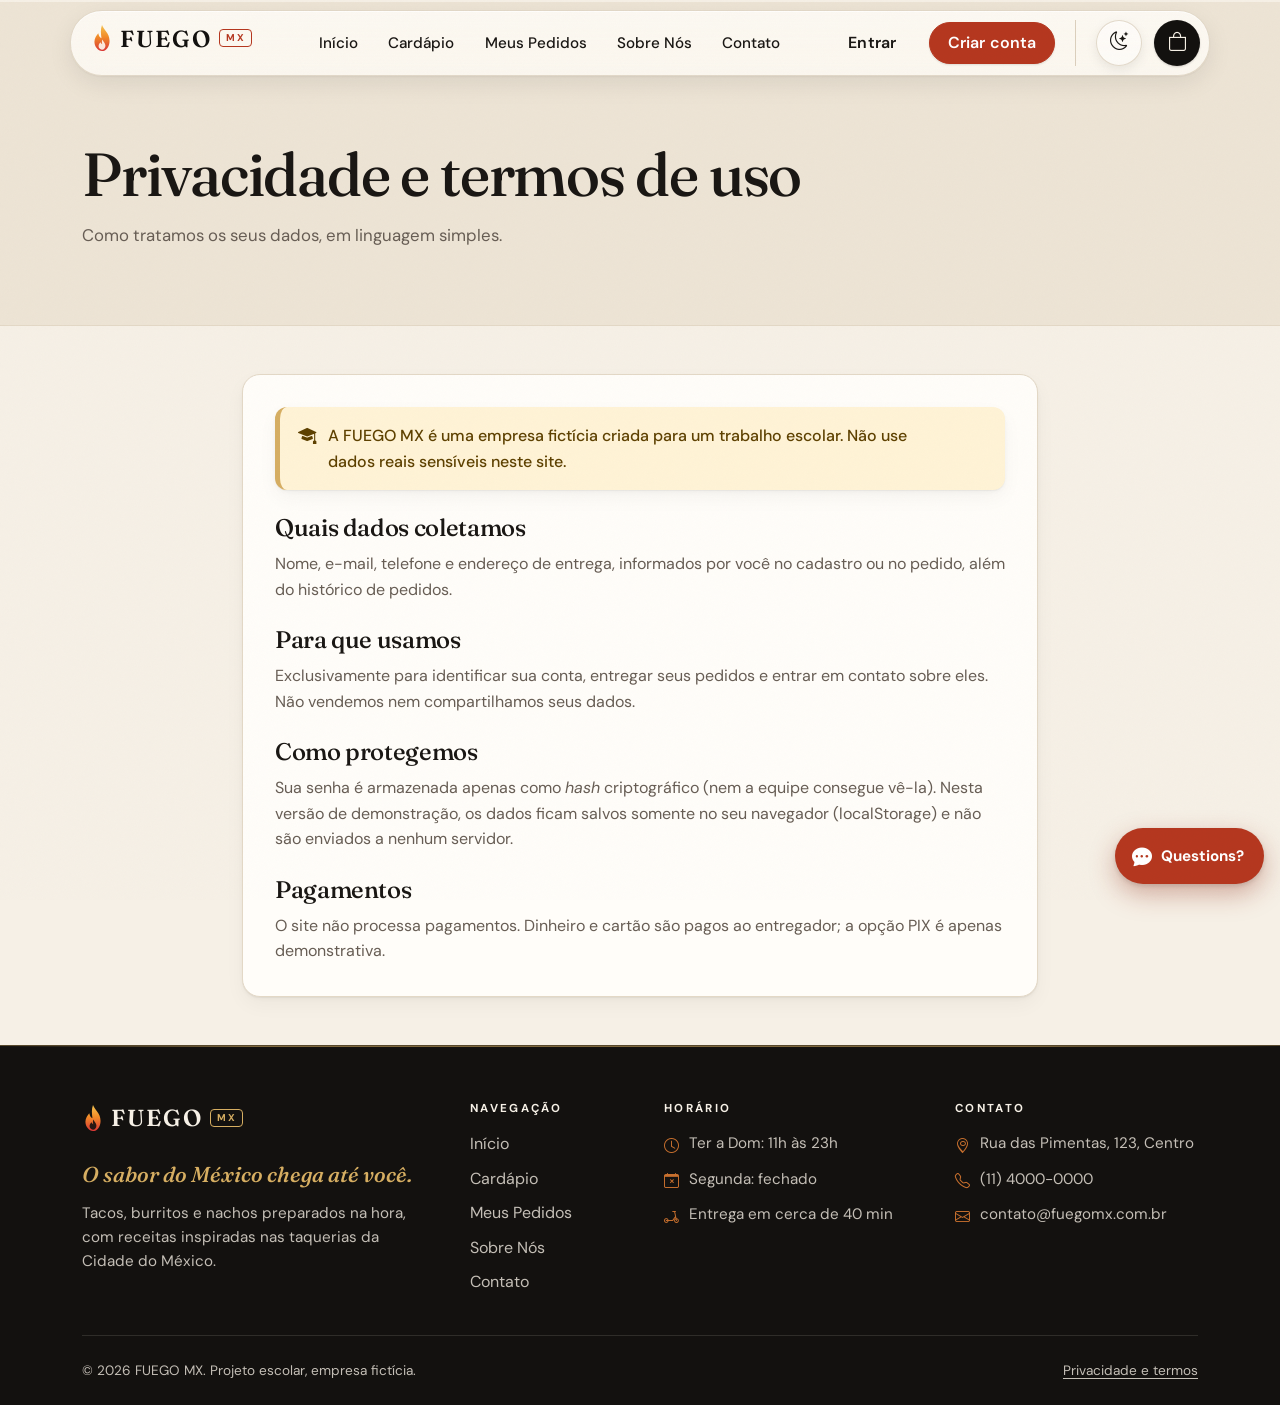
<file: site-estatico/privacidade.html>
<!DOCTYPE html>
<!-- PÁGINA: Política de privacidade e termos de uso
     Equivale a: src/FuegoMX/Views/Home/Privacidade.cshtml
     Estilos: css/site.css, seção "2. BASE" -->
<html lang="pt-BR">
<head>
    <meta charset="utf-8" />
    <meta name="viewport" content="width=device-width, initial-scale=1.0" />
    <meta name="description" content="FUEGO MX: delivery de comida mexicana. Tacos, burritos, nachos e muito mais. O sabor do México chega até você." />
    <meta name="theme-color" content="#13110F" />
    <script>
        // Tema claro/escuro aplicado ANTES do CSS para a página não piscar (o botão sol/lua está no js/site.js)
        (function (d) {
            var t; try { t = localStorage.getItem("fx_tema"); } catch (e) { }
            if (t !== "claro" && t !== "escuro") t = window.matchMedia && matchMedia("(prefers-color-scheme: dark)").matches ? "escuro" : "claro";
            d.classList.add("js"); d.setAttribute("data-tema", t); d.setAttribute("data-bs-theme", t === "escuro" ? "dark" : "light");
        })(document.documentElement);
    </script>
    <title>Privacidade e termos | FUEGO MX</title>

    <link rel="icon" type="image/svg+xml" href="images/marca/icone.svg" />
    <link rel="preconnect" href="https://fonts.googleapis.com" />
    <link rel="preconnect" href="https://fonts.gstatic.com" crossorigin />
    <link href="https://fonts.googleapis.com/css2?family=Fraunces:ital,opsz,wght@0,9..144,400..700;1,9..144,400..600&family=DM+Sans:opsz,wght@9..40,400..700&display=swap" rel="stylesheet" />
    <link rel="stylesheet" href="lib/bootstrap/css/bootstrap.min.css" />
    <link rel="stylesheet" href="lib/bootstrap-icons/bootstrap-icons.min.css" />
    <link rel="stylesheet" href="css/site.css" />
</head>
<body data-pagina="privacidade">
<main id="conteudo">

    <section class="cabecalho-pagina">
        <div class="container">
            <h1>Privacidade e termos de uso</h1>
            <p>Como tratamos os seus dados, em linguagem simples.</p>
        </div>
    </section>

    <div class="container py-4 py-lg-5" style="max-width: 820px">
        <div class="cartao gap-secao">
            <div class="alert alert-fx alert-fx--info" role="note">
                <i class="bi bi-mortarboard-fill" aria-hidden="true"></i>
                <span>A FUEGO MX é uma empresa fictícia criada para um trabalho escolar. Não use dados reais sensíveis neste site.</span>
            </div>
            <section>
                <h2 class="h4">Quais dados coletamos</h2>
                <p class="texto-suave">Nome, e-mail, telefone e endereço de entrega, informados por você no cadastro ou no pedido, além do histórico de pedidos.</p>
            </section>
            <section>
                <h2 class="h4">Para que usamos</h2>
                <p class="texto-suave">Exclusivamente para identificar sua conta, entregar seus pedidos e entrar em contato sobre eles. Não vendemos nem compartilhamos seus dados.</p>
            </section>
            <section>
                <h2 class="h4">Como protegemos</h2>
                <p class="texto-suave">Sua senha é armazenada apenas como <em>hash</em> criptográfico (nem a equipe consegue vê-la). Nesta versão de demonstração, os dados ficam salvos somente no seu navegador (localStorage) e não são enviados a nenhum servidor.</p>
            </section>
            <section>
                <h2 class="h4">Pagamentos</h2>
                <p class="texto-suave mb-0">O site não processa pagamentos. Dinheiro e cartão são pagos ao entregador; a opção PIX é apenas demonstrativa.</p>
            </section>
        </div>
    </div>

</main>

<script src="lib/bootstrap/js/bootstrap.bundle.min.js"></script>
<script src="js/dados.js"></script>
<script src="js/loja.js"></script>
<script src="js/layout.js"></script>
<script src="js/site.js"></script>
<script src="js/chatbot.js"></script>
</body>
</html>
</file>
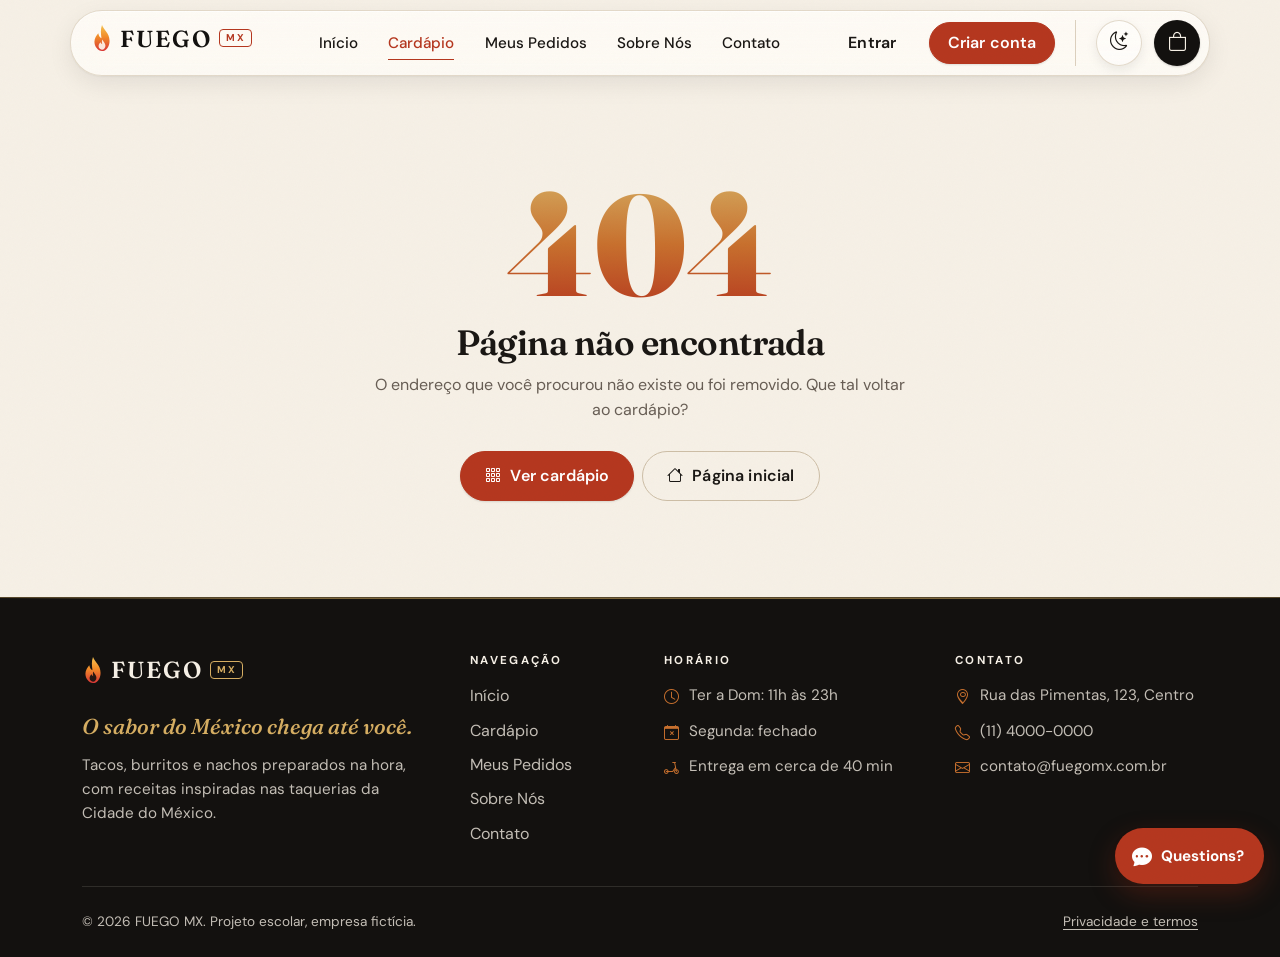
<file: site-estatico/produto.html>
<!DOCTYPE html>
<!-- PÁGINA: Detalhes de um produto + "Combina com você"
     Equivale a: src/FuegoMX/Views/Cardapio/Detalhes.cshtml
     URL: produto.html?id=3
     Script: js/paginas/produto.js · Estilos: css/site.css, seção "8. DETALHES DO PRODUTO" -->
<html lang="pt-BR">
<head>
    <meta charset="utf-8" />
    <meta name="viewport" content="width=device-width, initial-scale=1.0" />
    <meta name="description" content="FUEGO MX: delivery de comida mexicana. Tacos, burritos, nachos e muito mais. O sabor do México chega até você." />
    <meta name="theme-color" content="#13110F" />
    <script>
        // Tema claro/escuro aplicado ANTES do CSS para a página não piscar (o botão sol/lua está no js/site.js)
        (function (d) {
            var t; try { t = localStorage.getItem("fx_tema"); } catch (e) { }
            if (t !== "claro" && t !== "escuro") t = window.matchMedia && matchMedia("(prefers-color-scheme: dark)").matches ? "escuro" : "claro";
            d.classList.add("js"); d.setAttribute("data-tema", t); d.setAttribute("data-bs-theme", t === "escuro" ? "dark" : "light");
        })(document.documentElement);
    </script>
    <title>Produto | FUEGO MX</title>

    <link rel="icon" type="image/svg+xml" href="images/marca/icone.svg" />
    <link rel="preconnect" href="https://fonts.googleapis.com" />
    <link rel="preconnect" href="https://fonts.gstatic.com" crossorigin />
    <link href="https://fonts.googleapis.com/css2?family=Fraunces:ital,opsz,wght@0,9..144,400..700;1,9..144,400..600&family=DM+Sans:opsz,wght@9..40,400..700&display=swap" rel="stylesheet" />
    <link rel="stylesheet" href="lib/bootstrap/css/bootstrap.min.css" />
    <link rel="stylesheet" href="lib/bootstrap-icons/bootstrap-icons.min.css" />
    <link rel="stylesheet" href="css/site.css" />
</head>
<body data-pagina="cardapio">
<main id="conteudo">
    <!-- Conteúdo montado por js/paginas/produto.js -->
    <div class="container py-4 py-lg-5" id="paginaProduto"></div>
</main>

<script src="lib/bootstrap/js/bootstrap.bundle.min.js"></script>
<script src="js/dados.js"></script>
<script src="js/loja.js"></script>
<script src="js/layout.js"></script>
<script src="js/paginas/produto.js"></script>
<script src="js/site.js"></script>
<script src="js/chatbot.js"></script>
</body>
</html>
</file>
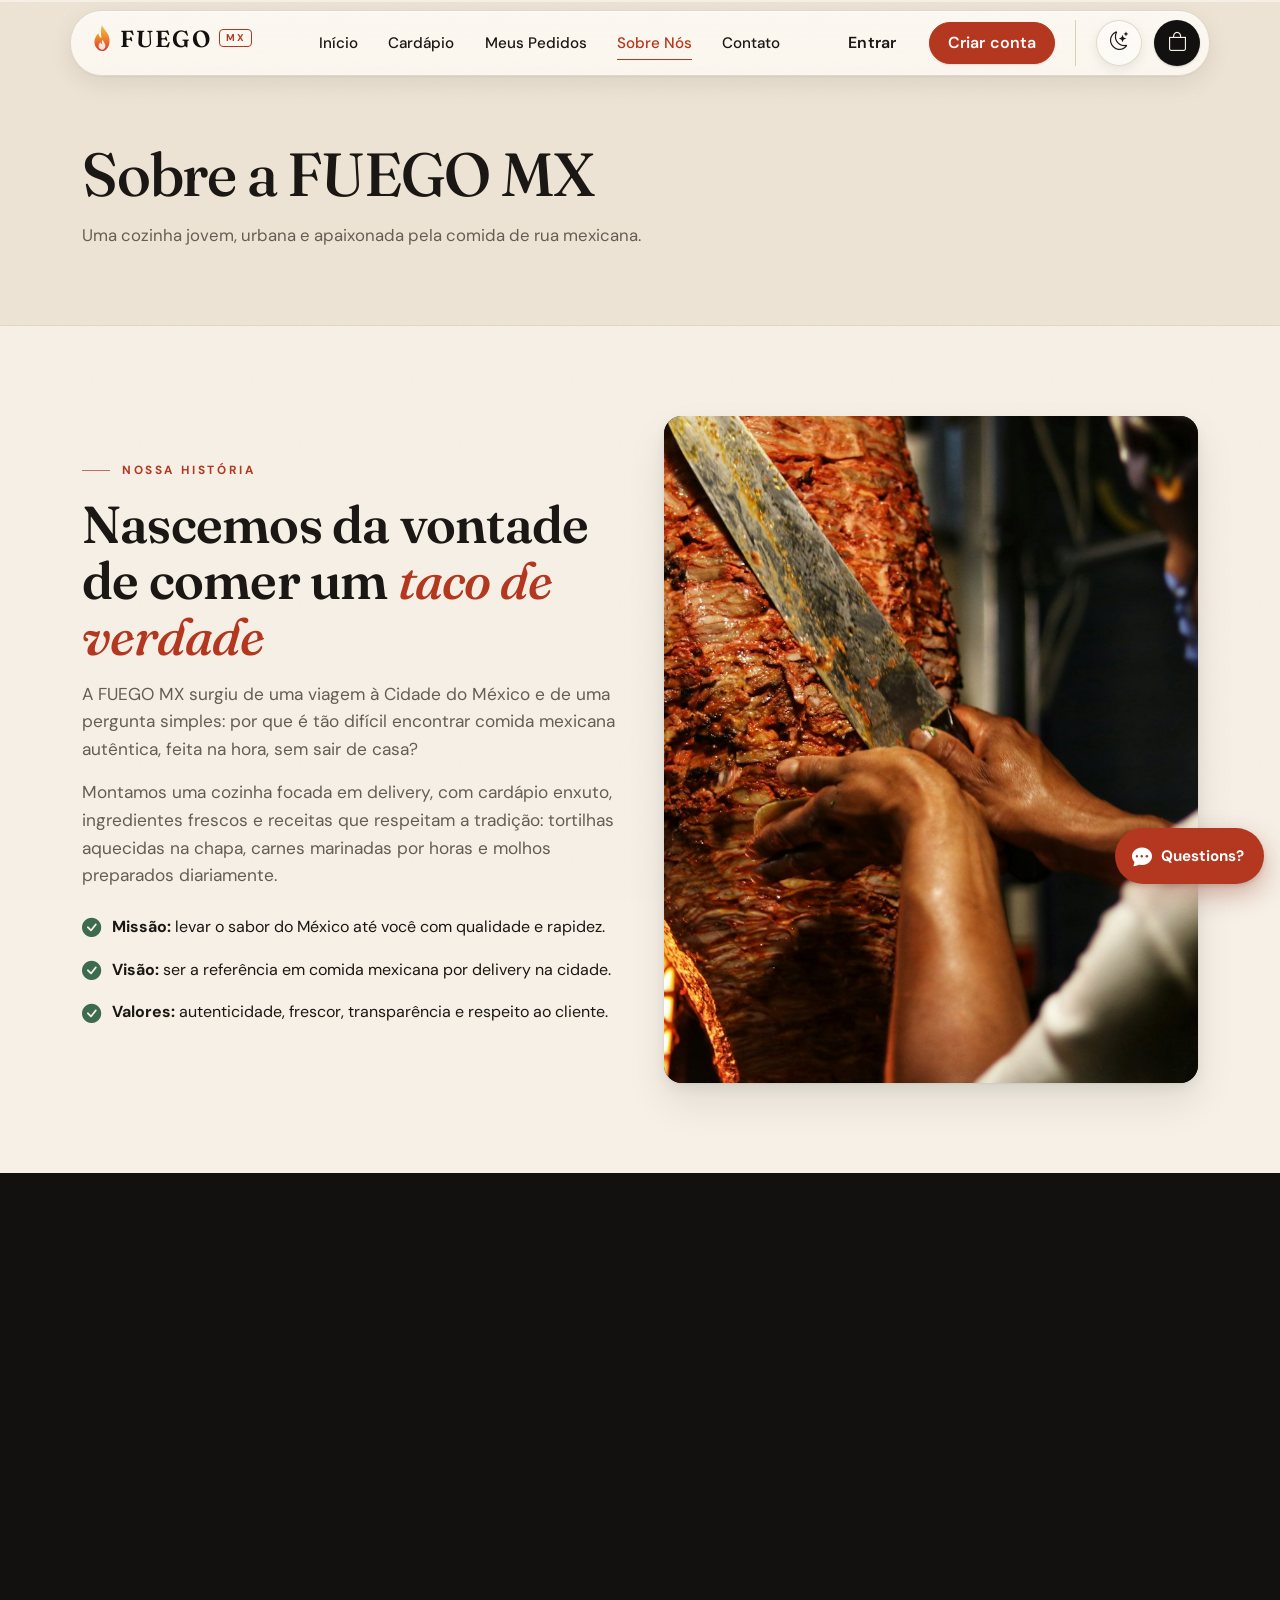
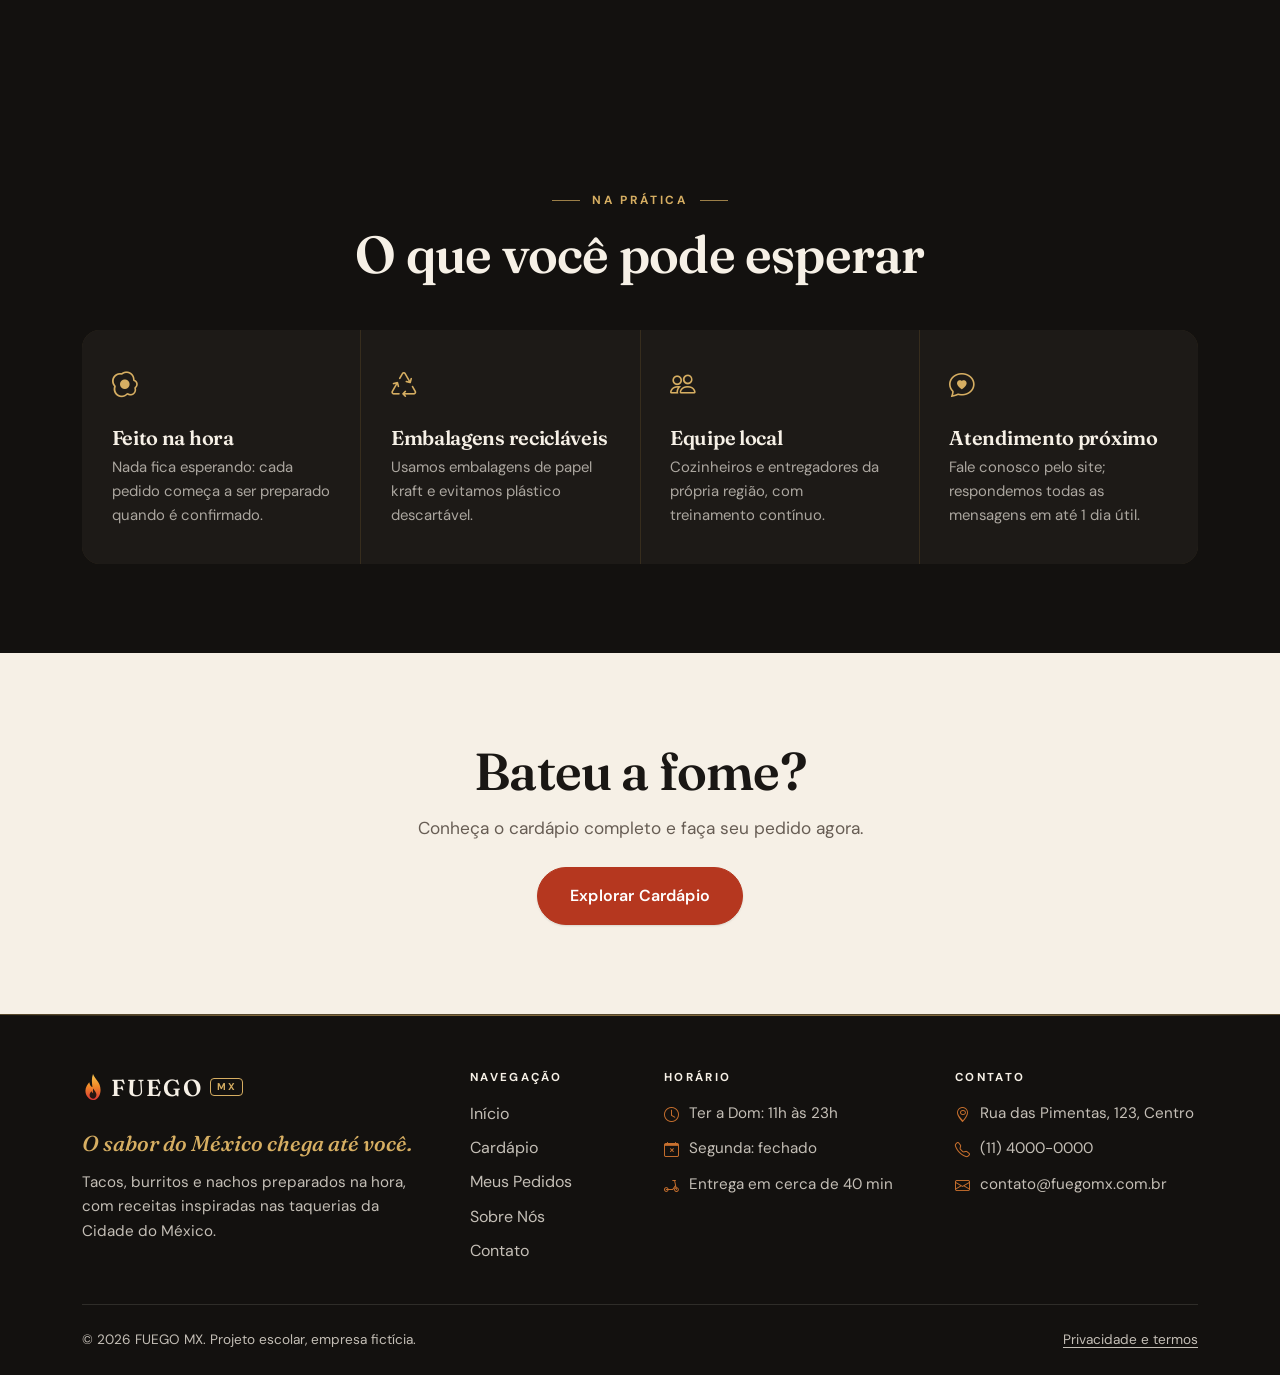
<file: site-estatico/sobre.html>
<!DOCTYPE html>
<!-- PÁGINA: Sobre nós: história, missão/visão/valores, diferenciais
     Equivale a: src/FuegoMX/Views/Home/Sobre.cshtml
     Estilos: css/site.css, seção "6. HOME (cabeçalho-pagina, diferenciais)" -->
<html lang="pt-BR">
<head>
    <meta charset="utf-8" />
    <meta name="viewport" content="width=device-width, initial-scale=1.0" />
    <meta name="description" content="FUEGO MX: delivery de comida mexicana. Tacos, burritos, nachos e muito mais. O sabor do México chega até você." />
    <meta name="theme-color" content="#13110F" />
    <script>
        // Tema claro/escuro aplicado ANTES do CSS para a página não piscar (o botão sol/lua está no js/site.js)
        (function (d) {
            var t; try { t = localStorage.getItem("fx_tema"); } catch (e) { }
            if (t !== "claro" && t !== "escuro") t = window.matchMedia && matchMedia("(prefers-color-scheme: dark)").matches ? "escuro" : "claro";
            d.classList.add("js"); d.setAttribute("data-tema", t); d.setAttribute("data-bs-theme", t === "escuro" ? "dark" : "light");
        })(document.documentElement);
    </script>
    <title>Sobre nós | FUEGO MX</title>

    <link rel="icon" type="image/svg+xml" href="images/marca/icone.svg" />
    <link rel="preconnect" href="https://fonts.googleapis.com" />
    <link rel="preconnect" href="https://fonts.gstatic.com" crossorigin />
    <link href="https://fonts.googleapis.com/css2?family=Fraunces:ital,opsz,wght@0,9..144,400..700;1,9..144,400..600&family=DM+Sans:opsz,wght@9..40,400..700&display=swap" rel="stylesheet" />
    <link rel="stylesheet" href="lib/bootstrap/css/bootstrap.min.css" />
    <link rel="stylesheet" href="lib/bootstrap-icons/bootstrap-icons.min.css" />
    <link rel="stylesheet" href="css/site.css" />
</head>
<body data-pagina="sobre">
<main id="conteudo">

    <!-- ===== SEÇÃO: TÍTULO DA PÁGINA ===== -->
    <section class="cabecalho-pagina">
        <div class="container">
            <h1>Sobre a FUEGO MX</h1>
            <p>Uma cozinha jovem, urbana e apaixonada pela comida de rua mexicana.</p>
        </div>
    </section>

    <!-- ===== SEÇÃO: NOSSA HISTÓRIA ===== -->
    <section class="secao">
        <div class="container">
            <div class="row g-4 g-lg-5 align-items-center">
                <div class="col-12 col-lg-6">
                    <span class="secao__rotulo">Nossa história</span>
                    <h2 class="secao__titulo">Nascemos da vontade de comer um <em>taco de verdade</em></h2>
                    <p class="secao__texto mb-3">
                        A FUEGO MX surgiu de uma viagem à Cidade do México e de uma pergunta simples: por que é tão difícil encontrar
                        comida mexicana autêntica, feita na hora, sem sair de casa?
                    </p>
                    <p class="secao__texto mb-4">
                        Montamos uma cozinha focada em delivery, com cardápio enxuto, ingredientes frescos e receitas que respeitam
                        a tradição: tortilhas aquecidas na chapa, carnes marinadas por horas e molhos preparados diariamente.
                    </p>
                    <ul class="lista-check">
                        <li><i class="bi bi-check-circle-fill" aria-hidden="true"></i> <span><strong>Missão:</strong> levar o sabor do México até você com qualidade e rapidez.</span></li>
                        <li><i class="bi bi-check-circle-fill" aria-hidden="true"></i> <span><strong>Visão:</strong> ser a referência em comida mexicana por delivery na cidade.</span></li>
                        <li><i class="bi bi-check-circle-fill" aria-hidden="true"></i> <span><strong>Valores:</strong> autenticidade, frescor, transparência e respeito ao cliente.</span></li>
                    </ul>
                </div>
                <div class="col-12 col-lg-6">
                    <div class="sobre-imagem" data-revelar>
                        <img src="images/fotos/trompo.jpg" alt="Taqueiro fatiando carne al pastor direto do trompo" width="1400" height="1050" loading="lazy" />
                    </div>
                </div>
            </div>
        </div>
    </section>

    <div class="faixa-foto" role="img" aria-label="Salão de uma cantina mexicana decorado com bandeirolas coloridas de papel picado"></div>

    <!-- ===== SEÇÃO: O QUE VOCÊ PODE ESPERAR (fundo escuro) ===== -->
    <section class="secao secao--escura">
        <div class="container">
            <div class="secao__cabecalho secao__cabecalho--centro">
                <span class="secao__rotulo">Na prática</span>
                <h2 class="secao__titulo">O que você pode esperar</h2>
            </div>
            <div class="diferenciais">
                <div class="diferencial"><i class="bi bi-egg-fried" aria-hidden="true"></i><h3>Feito na hora</h3><p>Nada fica esperando: cada pedido começa a ser preparado quando é confirmado.</p></div>
                <div class="diferencial"><i class="bi bi-recycle" aria-hidden="true"></i><h3>Embalagens recicláveis</h3><p>Usamos embalagens de papel kraft e evitamos plástico descartável.</p></div>
                <div class="diferencial"><i class="bi bi-people" aria-hidden="true"></i><h3>Equipe local</h3><p>Cozinheiros e entregadores da própria região, com treinamento contínuo.</p></div>
                <div class="diferencial"><i class="bi bi-chat-heart" aria-hidden="true"></i><h3>Atendimento próximo</h3><p>Fale conosco pelo site; respondemos todas as mensagens em até 1 dia útil.</p></div>
            </div>
        </div>
    </section>

    <!-- ===== SEÇÃO: CHAMADA FINAL (Bateu a fome?) ===== -->
    <section class="secao">
        <div class="container text-center">
            <h2 class="secao__titulo">Bateu a fome?</h2>
            <p class="secao__texto mb-4">Conheça o cardápio completo e faça seu pedido agora.</p>
            <a class="btn btn-fx-primario btn-lg-fx" href="cardapio.html">Explorar Cardápio</a>
        </div>
    </section>

</main>

<script src="lib/bootstrap/js/bootstrap.bundle.min.js"></script>
<script src="js/dados.js"></script>
<script src="js/loja.js"></script>
<script src="js/layout.js"></script>
<script src="js/site.js"></script>
<script src="js/chatbot.js"></script>
</body>
</html>
</file>
<file: site-estatico/css/site.css>
/* ==========================================================================
   FUEGO MX: folha de estilos principal
   Organização:
     1. Tokens (cores, fontes, espaçamentos)       7. Cardápio e filtros
     2. Base e acessibilidade                       8. Detalhes do produto
     3. Botões, selos, alertas, formulários         9. Carrinho e checkout
     4. Cabeçalho e logotipo                       10. Pedidos e perfil
     5. Rodapé                                     11. Autenticação
     6. Home (abertura, categorias, seções)        12. Painel administrativo
                                                   13. Liquid glass (superfícies de vidro)
                                                   14. Utilitários e responsividade
                                                   15. Modo escuro (e botão sol/lua)
                                                   16. Cenas animadas do entregador
                                                   17. Rastreio do pedido e PIX
                                                   18. Assistente virtual (chatbot)
   Abordagem "mobile first": estilos base para celular, media queries ampliam.
   ========================================================================== */

/* 1. TOKENS ================================================================ */
:root {
    /* Paleta "cantina noturna": carvão, linho, terracota e latão */
    --fx-vermelho: #B5371F;        /* terracota / chile seco */
    --fx-vermelho-escuro: #8F2A17;
    --fx-laranja: #C8702E;         /* cobre */
    --fx-amarelo: #D6AE62;         /* latão / dourado */
    --fx-verde: #3D6B4F;           /* agave */
    --fx-verde-escuro: #2C5139;
    --fx-escuro: #13110F;          /* carvão */
    --fx-escuro-2: #1D1A17;
    --fx-creme: #F6F0E6;           /* linho */
    --fx-creme-2: #EDE4D5;
    --fx-branco: #FFFDF9;
    --fx-fundo: var(--fx-creme);   /* fundo da página (no modo escuro vira carvão; o --fx-creme continua sendo o texto claro) */

    --fx-texto: #1A1714;
    --fx-texto-suave: #675D54;   /* contraste 5.6:1 sobre o linho */
    --fx-borda: #E3D8C6;
    --fx-borda-forte: #CDBEA6;

    --fx-fonte-titulo: "Fraunces", Georgia, "Times New Roman", serif;
    --fx-fonte-texto: "DM Sans", "Segoe UI", Roboto, system-ui, -apple-system, sans-serif;

    --fx-raio-p: 8px;
    --fx-raio: 12px;
    --fx-raio-g: 18px;
    /* Sombras em camadas, neutras e baixas (sem cor) */
    --fx-sombra: 0 1px 1px rgba(19, 17, 15, .04), 0 2px 4px rgba(19, 17, 15, .03), 0 8px 20px rgba(19, 17, 15, .04);
    --fx-sombra-forte: 0 1px 2px rgba(19, 17, 15, .05), 0 6px 14px rgba(19, 17, 15, .06), 0 20px 40px rgba(19, 17, 15, .09);
    --fx-foco: 0 0 0 2px var(--fx-fundo), 0 0 0 4px var(--fx-texto);   /* anel duplo nítido */
    --fx-filete: rgba(166, 128, 66, .55);  /* filete fino em latão */
    --fx-transicao: cubic-bezier(.2, .7, .2, 1);

    --fx-secao: clamp(3rem, 7vw, 6rem); /* espaçamento vertical entre seções */
    --fx-altura-cabecalho: 64px;   /* altura da cápsula de vidro do topo */
    --fx-folga-topo: .6rem;        /* espaço entre a cápsula e a borda da tela */

    /* Liquid glass (ver seção 13): tom translúcido + reflexo no canto + desfoque do que está atrás */
    --vidro-desfoque: blur(18px) saturate(140%);
    --vidro-claro: linear-gradient(rgba(255, 253, 249, .82), rgba(255, 253, 249, .74));   /* tom fosco, sem reflexo */
    --vidro-claro-borda: rgba(205, 190, 166, .55);
    --vidro-escuro:
        radial-gradient(120% 90% at 0% 0%, rgba(255, 255, 255, .16), rgba(255, 255, 255, 0) 55%),
        linear-gradient(160deg, rgba(42, 37, 32, .55), rgba(19, 17, 15, .38));
    --vidro-escuro-denso:          /* para vidro escuro sobre fundo claro (toasts): mantém o texto legível */
        radial-gradient(120% 90% at 0% 0%, rgba(255, 255, 255, .14), rgba(255, 255, 255, 0) 55%),
        linear-gradient(160deg, rgba(42, 37, 32, .9), rgba(19, 17, 15, .84));
    --vidro-escuro-borda: rgba(255, 255, 255, .18);
    --vidro-brilho: inset 0 1px 0 rgba(255, 255, 255, .7);
    --vidro-brilho-escuro: inset 0 1px 0 rgba(255, 255, 255, .25), inset 0 0 0 1px rgba(255, 255, 255, .05), inset 0 -12px 20px -14px rgba(255, 255, 255, .18);
    --vidro-sombra: 0 1px 2px rgba(19, 17, 15, .05), 0 8px 24px rgba(19, 17, 15, .08);

    /* Integração com as variáveis do Bootstrap 5.3 */
    --bs-body-font-family: var(--fx-fonte-texto);
    --bs-body-color: var(--fx-texto);
    --bs-body-bg: var(--fx-fundo);
    --bs-link-color: var(--fx-vermelho-escuro);
    --bs-link-color-rgb: 179, 38, 38;
    --bs-link-hover-color: var(--fx-vermelho);
    --bs-border-color: var(--fx-borda);
    --bs-secondary-color: var(--fx-texto-suave);
}

/* 2. BASE E ACESSIBILIDADE ================================================= */
html { scroll-behavior: smooth; scroll-padding-top: calc(var(--fx-altura-cabecalho) + 16px); }
@media (prefers-reduced-motion: reduce) {
    html { scroll-behavior: auto; }
    *, *::before, *::after { animation-duration: .01ms !important; transition-duration: .01ms !important; }
}

body {
    font-family: var(--fx-fonte-texto);
    background: var(--fx-fundo);
    color: var(--fx-texto);
    font-size: 1rem;
    line-height: 1.6;
    min-height: 100vh;
    display: flex;
    flex-direction: column;
    overflow-x: hidden; /* garante que nenhuma seção cause rolagem horizontal */
}

main { flex: 1 0 auto; outline: none; }

h1, h2, h3, h4, .titulo {
    font-family: var(--fx-fonte-titulo);
    font-weight: 600;
    font-optical-sizing: auto;
    letter-spacing: -.015em;
    line-height: 1.08;
    color: inherit;
}
h1 em, h2 em { font-style: italic; font-weight: 500; }

img { max-width: 100%; height: auto; }

a { text-underline-offset: 3px; }

:focus-visible { outline: none; box-shadow: var(--fx-foco) !important; border-radius: 6px; }

.pular-conteudo {
    position: absolute; left: 1rem; top: -100px; z-index: 2000;
    background: var(--fx-escuro); color: var(--fx-creme);
    padding: .75rem 1.25rem; border-radius: var(--fx-raio-p); font-weight: 700;
}
.pular-conteudo:focus { top: 1rem; }

.secao { padding-block: var(--fx-secao); }
.secao--clara { background: var(--fx-branco); }
.secao--creme { background: var(--fx-creme-2); }
.secao--escura { background: var(--fx-escuro); color: var(--fx-creme); }

.secao__cabecalho { max-width: 660px; margin-bottom: clamp(2rem, 4vw, 3rem); }
.secao__cabecalho--centro { margin-inline: auto; text-align: center; }
.secao__rotulo {
    display: inline-flex; align-items: center; gap: .75rem;
    font-size: .74rem; font-weight: 700; letter-spacing: .22em; text-transform: uppercase;
    color: var(--fx-vermelho); margin-bottom: 1rem;
}
.secao__rotulo::before { content: ""; width: 28px; height: 1px; background: currentColor; opacity: .7; }
.secao__cabecalho--centro .secao__rotulo::after { content: ""; width: 28px; height: 1px; background: currentColor; opacity: .7; }
.secao__rotulo .bi { display: none; } /* o traço substitui o ícone */
.secao--escura .secao__rotulo { color: var(--fx-amarelo); }
.secao__titulo { font-size: clamp(2rem, 4.6vw, 3.25rem); margin-bottom: 1rem; }
.secao__titulo em { color: var(--fx-vermelho); }
.secao--escura .secao__titulo em { color: var(--fx-amarelo); }
.secao__texto { color: var(--fx-texto-suave); font-size: 1.08rem; margin: 0; }
.secao--escura .secao__texto { color: rgba(246, 240, 230, .72); }

/* Filete dourado (antiga faixa "papel picado"): separador discreto entre blocos */
.papel-picado {
    height: 1px;
    background: linear-gradient(90deg, transparent, rgba(214, 174, 98, .55) 20%, rgba(214, 174, 98, .55) 80%, transparent);
}

/* Revelação suave ao rolar (ver site.js). Sem JS ou com movimento reduzido, tudo aparece normalmente. */
.js [data-revelar] { opacity: 0; transform: translateY(24px); transition: opacity .9s var(--fx-transicao), transform .9s var(--fx-transicao); }
.js [data-revelar].revelado { opacity: 1; transform: none; }
@media (prefers-reduced-motion: reduce) { .js [data-revelar] { opacity: 1; transform: none; } }

/* 3. BOTÕES, SELOS, ALERTAS, FORMULÁRIOS =================================== */
.btn {
    --bs-btn-font-weight: 600;
    --bs-btn-padding-y: .75rem;
    --bs-btn-padding-x: 1.5rem;
    --bs-btn-border-radius: 999px;
    letter-spacing: .01em;
    display: inline-flex; align-items: center; justify-content: center; gap: .55rem;
    min-height: 44px; /* área de toque confortável */
    transition: transform .25s var(--fx-transicao), background-color .2s ease, box-shadow .25s ease, color .2s ease, border-color .2s ease;
}
.btn:active { transform: translateY(1px); }
.btn .bi-arrow-right { transition: transform .25s var(--fx-transicao); }
.btn:hover .bi-arrow-right { transform: translateX(4px); }
.btn-lg-fx { --bs-btn-padding-y: 1rem; --bs-btn-padding-x: 2rem; font-size: 1rem; }
.btn-sm-fx { --bs-btn-padding-y: .5rem; --bs-btn-padding-x: 1.1rem; min-height: 40px; }

.btn-fx-primario {
    --bs-btn-color: #fff; --bs-btn-bg: var(--fx-vermelho); --bs-btn-border-color: var(--fx-vermelho);
    --bs-btn-hover-color: #fff; --bs-btn-hover-bg: var(--fx-vermelho-escuro); --bs-btn-hover-border-color: var(--fx-vermelho-escuro);
    --bs-btn-active-color: #fff; --bs-btn-active-bg: var(--fx-vermelho-escuro); --bs-btn-active-border-color: var(--fx-vermelho-escuro);
    --bs-btn-disabled-color: #fff; --bs-btn-disabled-bg: #B99387; --bs-btn-disabled-border-color: #B99387;
    box-shadow: 0 1px 2px rgba(19, 17, 15, .12);
}
.btn-fx-primario:hover { box-shadow: 0 2px 4px rgba(19, 17, 15, .1), 0 8px 18px rgba(19, 17, 15, .12); transform: translateY(-1px); }

.btn-fx-destaque {
    --bs-btn-color: var(--fx-escuro); --bs-btn-bg: var(--fx-amarelo); --bs-btn-border-color: var(--fx-amarelo);
    --bs-btn-hover-color: var(--fx-escuro); --bs-btn-hover-bg: #E2C080; --bs-btn-hover-border-color: #E2C080;
    --bs-btn-active-color: var(--fx-escuro); --bs-btn-active-bg: #C49A4C; --bs-btn-active-border-color: #C49A4C;
}
.btn-fx-destaque:hover { transform: translateY(-1px); box-shadow: 0 8px 18px rgba(0, 0, 0, .18); }

.btn-fx-verde {
    --bs-btn-color: #fff; --bs-btn-bg: var(--fx-verde); --bs-btn-border-color: var(--fx-verde);
    --bs-btn-hover-color: #fff; --bs-btn-hover-bg: var(--fx-verde-escuro); --bs-btn-hover-border-color: var(--fx-verde-escuro);
    --bs-btn-active-color: #fff; --bs-btn-active-bg: var(--fx-verde-escuro); --bs-btn-active-border-color: var(--fx-verde-escuro);
}

.btn-fx-contorno {
    --bs-btn-color: var(--fx-texto); --bs-btn-bg: transparent; --bs-btn-border-color: var(--fx-borda-forte);
    --bs-btn-hover-color: var(--fx-texto); --bs-btn-hover-bg: transparent; --bs-btn-hover-border-color: var(--fx-texto);
    --bs-btn-active-color: var(--fx-texto); --bs-btn-active-bg: var(--fx-creme-2); --bs-btn-active-border-color: var(--fx-texto);
    --bs-btn-border-width: 1px;
}
.btn-fx-contorno-claro {
    --bs-btn-color: var(--fx-creme); --bs-btn-bg: transparent; --bs-btn-border-color: rgba(246, 240, 230, .4);
    --bs-btn-hover-color: var(--fx-escuro); --bs-btn-hover-bg: var(--fx-creme); --bs-btn-hover-border-color: var(--fx-creme);
    --bs-btn-active-color: var(--fx-escuro); --bs-btn-active-bg: var(--fx-creme); --bs-btn-active-border-color: var(--fx-creme);
    --bs-btn-border-width: 2px;
}
.btn-fx-perigo {
    --bs-btn-color: var(--fx-vermelho-escuro); --bs-btn-bg: #FDECEC; --bs-btn-border-color: #F6CACA;
    --bs-btn-hover-color: #fff; --bs-btn-hover-bg: var(--fx-vermelho); --bs-btn-hover-border-color: var(--fx-vermelho);
    --bs-btn-active-color: #fff; --bs-btn-active-bg: var(--fx-vermelho-escuro); --bs-btn-active-border-color: var(--fx-vermelho-escuro);
}
.btn-fx-link {
    --bs-btn-color: var(--fx-texto); --bs-btn-hover-color: var(--fx-vermelho-escuro);
    --bs-btn-active-color: var(--fx-vermelho-escuro); --bs-btn-border-color: transparent;
    --bs-btn-hover-border-color: transparent; --bs-btn-active-border-color: transparent;
}
.btn-fx-icone {
    --bs-btn-padding-x: 0; --bs-btn-padding-y: 0;
    width: 44px; height: 44px; border-radius: 50%; padding: 0;
}

/* Botão "+ Adicionar" dos cards */
.btn-fx-adicionar {
    --bs-btn-color: #fff; --bs-btn-bg: var(--fx-escuro); --bs-btn-border-color: var(--fx-escuro);
    --bs-btn-hover-color: #fff; --bs-btn-hover-bg: var(--fx-vermelho); --bs-btn-hover-border-color: var(--fx-vermelho);
    --bs-btn-active-color: #fff; --bs-btn-active-bg: var(--fx-vermelho-escuro); --bs-btn-active-border-color: var(--fx-vermelho-escuro);
    --bs-btn-disabled-color: var(--fx-texto-suave); --bs-btn-disabled-bg: var(--fx-creme-2); --bs-btn-disabled-border-color: var(--fx-borda);
    --bs-btn-disabled-opacity: 1;
    --bs-btn-padding-x: 1rem; --bs-btn-padding-y: .5rem; min-height: 42px; min-width: 42px; gap: .35rem;
}
.btn.carregando { pointer-events: none; opacity: .75; }
.btn.carregando .bi { animation: girar .8s linear infinite; }
@keyframes girar { to { transform: rotate(360deg); } }

/* Selos (badges) */
.selo {
    display: inline-flex; align-items: center; gap: .3rem;
    font-size: .66rem; font-weight: 700; letter-spacing: .12em; text-transform: uppercase;
    padding: .38rem .65rem; border-radius: 999px; line-height: 1.2; white-space: nowrap;
}
.selo--amarelo { background: var(--fx-amarelo); color: var(--fx-escuro); }
.selo--vermelho { background: var(--fx-vermelho); color: #fff; }
.selo--verde { background: var(--fx-verde); color: #fff; }
.selo--escuro { background: rgba(19, 17, 15, .82); color: var(--fx-creme); }
.selo--claro { background: var(--fx-creme-2); color: var(--fx-texto); border: 1px solid var(--fx-borda); }

/* Status dos pedidos: cor + ícone + texto (não depende só da cor) */
.status {
    display: inline-flex; align-items: center; gap: .4rem;
    padding: .35rem .8rem; border-radius: 999px; font-size: .82rem; font-weight: 700; white-space: nowrap;
}
.status-aguardando { background: #FFF3D6; color: #7A5300; }
.status-preparacao { background: #FFE6D1; color: #8A3D00; }
.status-entrega { background: #DDEBFF; color: #0B4A99; }
.status-entregue { background: #DDF2E6; color: #1A5C37; }
.status-cancelado { background: #F4E1E1; color: #8E1F1F; }

/* Alertas */
.alerta-topo { padding-top: 1rem; }
.alert-fx {
    display: flex; align-items: flex-start; gap: .75rem;
    border: 0; border-radius: var(--fx-raio); padding: 1rem 3rem 1rem 1.1rem;
    font-weight: 500; box-shadow: var(--fx-sombra); margin: 0;
}
.alert-fx .bi { font-size: 1.15rem; line-height: 1.4; flex-shrink: 0; }
.alert-fx--sucesso { background: #E3F4EA; color: #164D2E; border-left: 5px solid var(--fx-verde); }
.alert-fx--erro { background: #FCE8E8; color: #7D1B1B; border-left: 5px solid var(--fx-vermelho); }
.alert-fx--info { background: #FFF3D6; color: #5E4100; border-left: 5px solid var(--fx-amarelo); }
.alert-fx--neutro { background: var(--fx-creme-2); color: var(--fx-texto); border-left: 5px solid var(--fx-borda-forte); box-shadow: none; }

/* Formulários */
.form-label { font-weight: 600; font-size: .9rem; margin-bottom: .4rem; }
.form-control, .form-select {
    min-height: 48px; border-radius: 10px; border: 1px solid var(--fx-borda-forte);
    background-color: var(--fx-branco); padding: .65rem .95rem; font-size: 1rem;
    transition: border-color .15s ease, box-shadow .15s ease;
}
textarea.form-control { min-height: 110px; }
.form-control:hover, .form-select:hover { border-color: #C2AC8C; }
.form-control:focus, .form-select:focus { border-color: var(--fx-texto); box-shadow: 0 0 0 3px rgba(181, 55, 31, .18); }
.form-control::placeholder { color: #9A8F84; }
.form-text { color: var(--fx-texto-suave); font-size: .85rem; }
.form-check-input { width: 1.25em; height: 1.25em; border: 1.5px solid var(--fx-borda-forte); margin-top: .15em; }
.form-check-input:checked { background-color: var(--fx-vermelho); border-color: var(--fx-vermelho); }
.form-check-input:focus { box-shadow: var(--fx-foco); border-color: var(--fx-laranja); }
.form-check-label { cursor: pointer; }
.form-switch { padding-left: 3.25em; }
.form-switch .form-check-input { width: 2.5em; margin-left: -3.25em; }

/* Mensagens de validação (geradas pelo ASP.NET a partir dos DataAnnotations) */
.field-validation-error, .text-danger.field-validation-error {
    display: flex; align-items: center; gap: .35rem;
    color: var(--fx-vermelho-escuro) !important; font-size: .86rem; font-weight: 600; margin-top: .35rem;
}
.field-validation-error::before { content: "\F33A"; font-family: "bootstrap-icons"; font-weight: normal; }
.input-validation-error { border-color: var(--fx-vermelho) !important; background-color: #FFF7F7; }
.validation-summary-errors {
    background: #FCE8E8; color: #7D1B1B; border-radius: var(--fx-raio); padding: 1rem 1.25rem;
    border-left: 5px solid var(--fx-vermelho); margin-bottom: 1.25rem; font-weight: 500;
}
.validation-summary-errors ul { margin: 0; padding-left: 1.1rem; }
.validation-summary-valid { display: none; }

.campo-senha { position: relative; }
.campo-senha .form-control { padding-right: 3.25rem; }
.campo-senha__alternar {
    position: absolute; right: 4px; top: 4px; width: 40px; height: 40px;
    border: 0; background: transparent; border-radius: 10px; color: var(--fx-texto-suave);
}
.campo-senha__alternar:hover { color: var(--fx-texto); background: var(--fx-creme-2); }

/* Cartões genéricos */
.cartao {
    background: var(--fx-branco); border: 1px solid var(--fx-borda);
    border-radius: var(--fx-raio-g); padding: clamp(1.25rem, 3vw, 2rem); box-shadow: var(--fx-sombra);
}
.cartao__titulo { font-size: 1.25rem; margin-bottom: 1.25rem; display: flex; align-items: center; gap: .6rem; }
.cartao__titulo .bi { color: var(--fx-vermelho); }

/* Modal */
.modal-fx { border: 0; border-radius: var(--fx-raio-g); box-shadow: var(--fx-sombra-forte); }
.modal-fx .modal-header, .modal-fx .modal-footer { border: 0; padding: 1.25rem 1.5rem; }
.modal-fx .modal-body { padding: 0 1.5rem; color: var(--fx-texto-suave); }

/* Toasts */
.toast-fx {
    border: 0; border-radius: var(--fx-raio); box-shadow: var(--fx-sombra-forte);
    background: var(--fx-escuro); color: var(--fx-creme);
}
.toast-fx .toast-body { display: flex; align-items: center; gap: .75rem; padding: .9rem 1rem; }
.toast-fx .bi-check-circle-fill { color: #5FD08F; font-size: 1.2rem; }
.toast-fx .bi-exclamation-triangle-fill { color: var(--fx-amarelo); font-size: 1.2rem; }
.toast-fx a { color: var(--fx-amarelo); font-weight: 700; white-space: nowrap; }

/* Paginação */
.paginacao .page-link {
    border-radius: 10px !important; margin: 0 .15rem; border: 1px solid var(--fx-borda);
    color: var(--fx-texto); min-width: 42px; min-height: 42px; display: grid; place-items: center;
}
.paginacao .page-item.active .page-link { background: var(--fx-escuro); border-color: var(--fx-escuro); color: #fff; }
.paginacao .page-item.disabled .page-link { color: #B5A898; }

/* 4. CABEÇALHO E LOGOTIPO ================================================== */
/* Cabeçalho = cápsula de vidro flutuante. A faixa em volta é transparente e não recebe cliques,
   então a página aparece por trás (e a foto do topo passa por baixo, ver regra logo abaixo). */
.cabecalho {
    position: sticky; top: 0; z-index: 1030;
    padding: var(--fx-folga-topo) .75rem 0;
    pointer-events: none;
}
.cabecalho .navbar {
    pointer-events: auto; flex-wrap: wrap;
    min-height: var(--fx-altura-cabecalho); padding: .45rem .55rem .45rem 1.25rem;
    background: var(--vidro-claro); border: 1px solid var(--vidro-claro-borda); border-radius: 32px; /* pílula fechada; painel arredondado quando o menu abre */
    backdrop-filter: var(--vidro-desfoque); -webkit-backdrop-filter: var(--vidro-desfoque);
    box-shadow: var(--vidro-brilho), var(--vidro-sombra);
}
/* O topo das páginas internas sobe para trás da cápsula (o tom linho continua até a borda da tela) */
main > .cabecalho-pagina:first-child { margin-top: calc(-1 * (var(--fx-altura-cabecalho) + var(--fx-folga-topo))); }
main > .cabecalho-pagina:first-child { padding-top: calc(clamp(2.75rem, 7vw, 4.75rem) + var(--fx-altura-cabecalho)); }

/* Sacola + botão do menu: separados entre si e, no computador, separados do "Criar conta" por um filete */
.topo-acoes { display: flex; align-items: center; gap: .75rem; }
@media (min-width: 992px) {
    .topo-acoes { margin-left: 1.25rem; padding-left: 1.25rem; border-left: 1px solid rgba(205, 190, 166, .7); }
}

.logo { display: inline-flex; align-items: center; gap: .45rem; color: var(--fx-escuro); text-decoration: none; }
.logo__chama { width: 22px; height: 30px; flex-shrink: 0; }
.logo__texto {
    font-family: var(--fx-fonte-titulo); font-weight: 600; font-size: 1.45rem;
    letter-spacing: .08em; line-height: 1;
}
.logo__selo {
    font-family: var(--fx-fonte-texto); font-weight: 700; font-size: .62rem; letter-spacing: .18em;
    color: var(--fx-vermelho); border: 1px solid currentColor; padding: .2rem .3rem .2rem .42rem; border-radius: 4px;
    line-height: 1;
}
.logo--claro .logo__selo { color: var(--fx-amarelo); }
.logo--claro { color: var(--fx-creme); }
.logo--claro .logo__chama path:last-child { fill: var(--fx-escuro); }
.navbar-brand { padding: 0; margin-right: 1.5rem; }
.navbar-brand:hover .logo__chama { animation: tremular .6s ease-in-out; }
@keyframes tremular { 0%, 100% { transform: rotate(0) } 30% { transform: rotate(-6deg) scale(1.05) } 60% { transform: rotate(5deg) } }

.menu-links .nav-link {
    font-weight: 500; font-size: .95rem; color: var(--fx-texto); padding: .6rem .95rem !important;
    position: relative;
}
.menu-links .nav-link::after {
    content: ""; position: absolute; left: .95rem; right: .95rem; bottom: .3rem; height: 1px;
    background: var(--fx-vermelho); transform: scaleX(0); transform-origin: left; transition: transform .3s var(--fx-transicao);
}
.menu-links .nav-link:hover { color: var(--fx-vermelho); }
.menu-links .nav-link:hover::after, .menu-links .nav-link.active::after { transform: scaleX(1); }
.menu-links .nav-link.active { color: var(--fx-vermelho); }

.menu-conta { display: flex; align-items: center; gap: .5rem; flex-wrap: wrap; }
.btn-fx-conta {
    --bs-btn-color: var(--fx-texto); --bs-btn-bg: var(--fx-branco); --bs-btn-border-color: var(--fx-borda);
    --bs-btn-hover-color: var(--fx-texto); --bs-btn-hover-bg: var(--fx-creme-2); --bs-btn-hover-border-color: var(--fx-borda-forte);
    --bs-btn-active-color: var(--fx-texto); --bs-btn-active-bg: var(--fx-creme-2);
    --bs-btn-padding-x: .45rem; --bs-btn-padding-y: .35rem; padding-right: .9rem;
}
.avatar-mini {
    width: 32px; height: 32px; border-radius: 50%; display: grid; place-items: center;
    background: linear-gradient(135deg, var(--fx-laranja), var(--fx-vermelho)); color: #fff;
    font-weight: 800; font-size: .9rem; text-transform: uppercase;
}
.dropdown-menu {
    border: 1px solid var(--vidro-claro-borda); border-radius: var(--fx-raio-g);
    background: var(--vidro-claro); backdrop-filter: var(--vidro-desfoque); -webkit-backdrop-filter: var(--vidro-desfoque);
    box-shadow: var(--vidro-brilho), var(--fx-sombra-forte);
    padding: .5rem; min-width: 230px;
}
.dropdown-item { border-radius: 12px; padding: .6rem .8rem; font-weight: 500; display: flex; gap: .6rem; align-items: center; }
.dropdown-item:hover, .dropdown-item:focus { background: rgba(255, 255, 255, .7); color: var(--fx-texto); }

.botao-carrinho {
    position: relative; display: grid; place-items: center;
    width: 46px; height: 46px; border-radius: 50%;
    background: var(--fx-escuro);   /* carvão fosco */
    box-shadow: 0 1px 2px rgba(19, 17, 15, .18);
    color: var(--fx-creme); font-size: 1.2rem; text-decoration: none;
    transition: transform .35s var(--fx-transicao), box-shadow .35s ease;
}
.botao-carrinho:hover {
    background: var(--fx-vermelho);
    box-shadow: 0 2px 4px rgba(19, 17, 15, .12), 0 8px 18px rgba(19, 17, 15, .12);
    color: #fff; transform: translateY(-1px);
}
.botao-carrinho__contador {
    position: absolute; top: -3px; right: -3px; min-width: 22px; height: 22px; padding: 0 6px;
    border-radius: 999px; background: var(--fx-amarelo); color: var(--fx-escuro);
    font-size: .74rem; font-weight: 800; display: grid; place-items: center;
    border: 2px solid var(--fx-fundo);
}
.botao-carrinho__contador.pulsar { animation: pulsar .5s ease; }
@keyframes pulsar { 50% { transform: scale(1.35); } }

.navbar-toggler {
    border: 1px solid var(--vidro-claro-borda); border-radius: 50%; width: 46px; height: 46px;
    padding: 0; font-size: 1.5rem; color: var(--fx-texto);
    background: rgba(255, 255, 255, .45);
    box-shadow: var(--vidro-brilho), 0 4px 12px rgba(19, 17, 15, .08);
    transition: background-color .2s ease, transform .35s var(--fx-transicao);
}
.navbar-toggler:hover { background: rgba(255, 255, 255, .8); transform: scale(1.04); }
.navbar-toggler:focus { box-shadow: var(--fx-foco); }

/* Menu no celular/tablet: painel abaixo do cabeçalho */
@media (max-width: 991.98px) {
    .navbar-collapse { flex-basis: 100%; }
    .navbar-collapse.show, .navbar-collapse.collapsing {
        border-top: 1px solid var(--fx-borda); margin-top: .5rem; padding-block: .75rem 1rem;
    }
    .menu-links .nav-link { padding: .85rem 1rem !important; border-radius: 12px; font-size: 1.05rem; }
    .menu-links .nav-link.active { background: rgba(181, 55, 31, .07); }
    .menu-links .nav-link::after { left: 0; right: auto; top: 50%; bottom: auto; width: 3px; height: 22px; transform: translateY(-50%) scaleY(0); }
    .menu-links .nav-link.active::after { transform: translateY(-50%) scaleY(1); }
    .menu-conta { margin-top: .75rem; padding-top: .75rem; border-top: 1px dashed var(--fx-borda); }
    .menu-conta > .btn { flex: 1 1 140px; }
    .menu-conta .dropdown, .menu-conta .dropdown .btn { width: 100%; justify-content: flex-start; }
}

/* 5. RODAPÉ ================================================================ */
.rodape { background: var(--fx-escuro); color: rgba(246, 240, 230, .78); margin-top: auto; position: relative; border-top: 1px solid rgba(214, 174, 98, .35); }
.rodape .papel-picado--topo { transform: rotate(180deg); }
.rodape > .container { padding-block: 3.5rem 1.5rem; }
.rodape__slogan { font-family: var(--fx-fonte-titulo); font-style: italic; font-weight: 500; font-size: 1.35rem; color: var(--fx-amarelo); margin: 1.1rem 0 .5rem; }
.rodape__texto { font-size: .95rem; max-width: 340px; }
.rodape__titulo { font-size: .72rem; letter-spacing: .2em; text-transform: uppercase; color: var(--fx-creme); margin-bottom: 1rem; font-family: var(--fx-fonte-texto); font-weight: 700; }
.rodape__lista { list-style: none; padding: 0; margin: 0; display: grid; gap: .55rem; }
.rodape__lista a { color: rgba(246, 240, 230, .78); text-decoration: none; }
.rodape__lista a:hover { color: var(--fx-amarelo); text-decoration: underline; }
.rodape__lista--info li { display: flex; gap: .6rem; align-items: flex-start; font-size: .95rem; }
.rodape__lista--info .bi { color: var(--fx-laranja); margin-top: .15rem; }
.rodape__base {
    border-top: 1px solid rgba(246, 240, 230, .12); margin-top: 2.5rem; padding-top: 1.5rem;
    display: flex; flex-wrap: wrap; gap: .75rem 2rem; justify-content: space-between; font-size: .85rem;
}
.rodape__base a { color: rgba(246, 240, 230, .78); }

/* 6. HOME ================================================================== */
/* Abertura: fundo linho, título editorial em Fraunces à esquerda e foto em arco colonial à direita.
   No celular o texto vem primeiro e a foto depois, mais baixa. */
.abertura { padding-block: clamp(2rem, 5vw, 4.5rem) var(--fx-secao); }
.abertura .secao__rotulo { color: var(--fx-texto-suave); }
.abertura__grade { display: grid; gap: clamp(2.5rem, 5vw, 5rem); grid-template-columns: 1fr; align-items: center; }
@media (min-width: 992px) { .abertura__grade { grid-template-columns: 1.12fr .88fr; } }
.abertura__titulo {
    font-family: var(--fx-fonte-titulo); font-size: clamp(2.55rem, 5.4vw, 4.6rem); font-weight: 500;
    line-height: 1.02; letter-spacing: -.025em; margin-bottom: 1.5rem; max-width: 13ch;
    font-variation-settings: "opsz" 144;
}
.abertura__titulo em { font-style: italic; font-weight: 400; color: var(--fx-vermelho); }
.abertura__subtitulo { font-size: clamp(1.02rem, 1.5vw, 1.15rem); color: var(--fx-texto-suave); max-width: 34rem; margin-bottom: 2rem; }
.abertura__acoes { display: flex; flex-wrap: wrap; gap: .75rem; margin-bottom: clamp(2rem, 4vw, 3rem); }
@media (max-width: 575.98px) { .abertura__acoes .btn { flex: 1 1 100%; } } /* no celular os dois botões com a mesma largura */
/* Três fatos discretos, separados por filetes de latão */
.abertura__fatos {
    list-style: none; margin: 0; padding: 0; max-width: 34rem;
    display: grid; grid-template-columns: repeat(3, minmax(0, 1fr));
    border-top: 1px solid rgba(214, 174, 98, .65);
}
.abertura__fatos li { padding: 1rem .75rem 0 0; font-size: .82rem; line-height: 1.35; color: var(--fx-texto-suave); }
.abertura__fatos li + li { padding-left: .9rem; border-left: 1px solid var(--fx-borda); }
.abertura__fatos strong {
    display: block; font-family: var(--fx-fonte-titulo); font-weight: 500; font-size: clamp(1.05rem, 1.6vw, 1.3rem);
    color: var(--fx-texto); line-height: 1.2; margin-bottom: .15rem;
}

/* Foto em arco (cantos superiores totalmente arredondados) com filete de latão por fora */
.abertura__midia { position: relative; padding-bottom: 2.25rem; max-width: 460px; width: 100%; margin-inline: auto; }
@media (min-width: 992px) { .abertura__midia { margin-inline: auto 0; } }
.abertura__foto {
    border-radius: 999px 999px var(--fx-raio) var(--fx-raio); overflow: hidden; aspect-ratio: 4 / 5;
    background: var(--fx-creme-2); box-shadow: var(--fx-sombra);
    outline: 1px solid rgba(214, 174, 98, .7); outline-offset: 9px;
}
.abertura__foto img { width: 100%; height: 100%; object-fit: cover; object-position: 62% center; }
@media (max-width: 991.98px) {
    .abertura__midia { max-width: 420px; }
    .abertura__foto { aspect-ratio: 1 / 1; }
}
.abertura__destaque {
    position: absolute; left: -.5rem; bottom: 0; display: flex; align-items: center; gap: .85rem;
    max-width: calc(100% - 1rem); min-height: 44px; padding: .6rem 1.15rem .6rem .6rem;
    background: var(--fx-branco); border: 1px solid var(--fx-borda); border-radius: var(--fx-raio);
    box-shadow: var(--fx-sombra-forte); color: var(--fx-texto); text-decoration: none;
    transition: transform .25s var(--fx-transicao), box-shadow .25s var(--fx-transicao);
}
.abertura__destaque:hover { color: var(--fx-texto); transform: translateY(-3px); }
.abertura__destaque img { width: 60px; height: 60px; border-radius: 10px; object-fit: cover; flex-shrink: 0; }
.abertura__destaque small { display: block; font-size: .64rem; font-weight: 700; letter-spacing: .18em; text-transform: uppercase; color: var(--fx-texto-suave); }
.abertura__destaque strong { display: block; font-family: var(--fx-fonte-titulo); font-weight: 500; font-size: 1.08rem; line-height: 1.25; margin-top: .1rem; }
.abertura__preco { font-family: var(--fx-fonte-titulo); font-size: .95rem; color: var(--fx-vermelho); }
@media (min-width: 992px) { .abertura__destaque { left: -2.5rem; bottom: 2.5rem; } }
@media (prefers-reduced-motion: reduce) { .abertura__destaque:hover { transform: none; } }
[data-tema="escuro"] .abertura__titulo em,
[data-tema="escuro"] .abertura__preco { color: var(--fx-acento-claro); }

/* Categorias: blocos de foto com o nome sobreposto */
.trilho-categorias {
    display: grid; grid-auto-flow: column; grid-auto-columns: minmax(150px, 46%);
    gap: 1rem; overflow-x: auto; scroll-snap-type: x mandatory; padding-bottom: 1rem; scrollbar-width: thin;
}
@media (min-width: 576px) { .trilho-categorias { grid-auto-columns: minmax(170px, 30%); } }
@media (min-width: 1200px) { .trilho-categorias { grid-auto-flow: row; grid-template-columns: repeat(auto-fit, minmax(0, 1fr)); overflow: visible; } }
/* Card de categoria: foto em cima, nome embaixo (sem texto sobre a foto) */
.card-categoria {
    scroll-snap-align: start; position: relative; overflow: hidden;
    border-radius: var(--fx-raio); background: var(--fx-branco); border: 1px solid var(--fx-borda);
    display: flex; flex-direction: column; padding: .45rem;
    color: var(--fx-texto); text-decoration: none;
    transition: transform .25s var(--fx-transicao), box-shadow .25s var(--fx-transicao), border-color .25s ease;
}
.card-categoria__imagem { display: block; aspect-ratio: 1 / 1; border-radius: 10px; overflow: hidden; background: var(--fx-creme-2); }
.card-categoria__imagem img { width: 100%; height: 100%; object-fit: cover; transition: transform .6s var(--fx-transicao); }
.card-categoria:hover { color: var(--fx-texto); transform: translateY(-3px); box-shadow: var(--fx-sombra); border-color: var(--fx-borda-forte); }
.card-categoria:hover .card-categoria__imagem img { transform: scale(1.04); }
.card-categoria__rotulo { display: block; padding: .75rem .45rem .35rem; }
.card-categoria__nome { display: block; font-family: var(--fx-fonte-titulo); font-weight: 500; font-size: 1.12rem; line-height: 1.15; }
.card-categoria__qtd { font-size: .78rem; color: var(--fx-texto-suave); margin-top: .2rem; display: flex; align-items: center; gap: .35rem; }
@media (prefers-reduced-motion: reduce) { .card-categoria:hover, .card-categoria:hover .card-categoria__imagem img { transform: none; } }
.card-categoria__qtd::after { content: "\F138"; font-family: "bootstrap-icons"; font-size: .8rem; transition: transform .3s var(--fx-transicao); }
.card-categoria:hover .card-categoria__qtd::after { transform: translateX(4px); }

/* Grade de produtos: 1 coluna (< 380px), 2 (celular), 3 (tablet), 4 (desktop) */
.grade-produtos { display: grid; grid-template-columns: 1fr; gap: 1rem; }
@media (min-width: 380px) { .grade-produtos { grid-template-columns: repeat(2, minmax(0, 1fr)); gap: .85rem; } }
@media (min-width: 768px) { .grade-produtos { grid-template-columns: repeat(3, minmax(0, 1fr)); gap: 1.5rem; } }
@media (min-width: 1200px) { .grade-produtos--4 { grid-template-columns: repeat(4, minmax(0, 1fr)); } }

.card-produto {
    background: var(--fx-branco); border: 1px solid var(--fx-borda); border-radius: var(--fx-raio-g);
    overflow: hidden; display: flex; flex-direction: column; height: 100%; position: relative;
    transition: transform .45s var(--fx-transicao), box-shadow .45s var(--fx-transicao), border-color .3s ease;
}
.card-produto { box-shadow: var(--fx-sombra); transition-duration: .3s; }
.card-produto:hover { transform: translateY(-3px); box-shadow: var(--fx-sombra-forte); }
.card-produto__imagem { position: relative; display: block; aspect-ratio: 4 / 3; background: var(--fx-creme-2); overflow: hidden; }
.card-produto__imagem img { width: 100%; height: 100%; object-fit: cover; transition: transform .6s var(--fx-transicao); }
.card-produto:hover .card-produto__imagem img { transform: scale(1.03); }
.card-produto__selos { position: absolute; top: .75rem; left: .75rem; right: .75rem; display: flex; flex-wrap: wrap; gap: .35rem; }
.card-produto__selos .selo { backdrop-filter: blur(8px); -webkit-backdrop-filter: blur(8px); }
.card-produto__corpo { padding: 1.15rem 1.25rem 1.25rem; display: flex; flex-direction: column; flex: 1; }
.card-produto__categoria { font-size: .68rem; font-weight: 700; letter-spacing: .2em; text-transform: uppercase; color: var(--fx-vermelho); }
.card-produto__nome { font-size: 1.3rem; margin: .35rem 0 .45rem; }
.card-produto__nome a { color: var(--fx-texto); text-decoration: none; }
.card-produto__nome a:hover { color: var(--fx-vermelho); }
.card-produto__nome a::after { content: ""; position: absolute; inset: 0; } /* card inteiro clicável */
.card-produto__rodape form, .card-produto__rodape .btn { position: relative; z-index: 2; }
.card-produto__descricao {
    font-size: .9rem; color: var(--fx-texto-suave); margin-bottom: 1.1rem; line-height: 1.55;
    display: -webkit-box; -webkit-line-clamp: 2; -webkit-box-orient: vertical; overflow: hidden;
}
.card-produto__rodape {
    margin-top: auto; display: flex; align-items: center; justify-content: space-between; gap: .5rem;
    padding-top: .9rem; border-top: 1px solid var(--fx-borda);
}
.preco { font-family: var(--fx-fonte-titulo); font-weight: 600; font-size: 1.3rem; color: var(--fx-texto); white-space: nowrap; }
.card-produto--indisponivel .card-produto__imagem img { filter: grayscale(.9); opacity: .65; }

/* O texto dos botões depende da largura do CARD (não da tela): em cards estreitos fica só o ícone,
   mas o texto continua disponível para leitores de tela. */
.card-produto { container-type: inline-size; }
.card-produto__rotulo { position: absolute; width: 1px; height: 1px; overflow: hidden; clip: rect(0 0 0 0); white-space: nowrap; }
@container (min-width: 280px) {
    .card-produto__rotulo { position: static; width: auto; height: auto; overflow: visible; clip: auto; }
    .card-produto__icone-esgotado { display: none; }
}

@media (max-width: 575.98px) {
    .card-produto__corpo { padding: .85rem .85rem .9rem; }
    .card-produto__nome { font-size: 1.05rem; }
    .card-produto__descricao { font-size: .82rem; }
    .preco { font-size: 1.08rem; }
}

/* Nossa cozinha: bloco editorial com fotos sobrepostas */
.cozinha { display: grid; gap: clamp(2.5rem, 6vw, 5rem); grid-template-columns: 1fr; align-items: center; }
@media (min-width: 992px) { .cozinha { grid-template-columns: 1fr 1fr; } }
.cozinha__fotos { position: relative; padding-bottom: 14%; padding-right: 12%; max-width: 520px; width: 100%; }
.cozinha__foto-principal { border-radius: var(--fx-raio-g); overflow: hidden; aspect-ratio: 4 / 5; box-shadow: var(--fx-sombra-forte); }
.cozinha__foto-principal img, .cozinha__foto-detalhe img { width: 100%; height: 100%; object-fit: cover; }
.cozinha__foto-detalhe {
    position: absolute; right: 0; bottom: 0; width: 52%; aspect-ratio: 1; border-radius: var(--fx-raio);
    overflow: hidden; border: 8px solid var(--fx-fundo); box-shadow: var(--fx-sombra-forte);
}
.cozinha__legenda {
    position: absolute; left: 1.25rem; top: 1.25rem; max-width: 220px;
    background: rgba(19, 17, 15, .6); color: var(--fx-creme); border-radius: var(--fx-raio-p);
    backdrop-filter: blur(10px); -webkit-backdrop-filter: blur(10px);
    padding: .65rem .85rem; font-size: .82rem; line-height: 1.35;
}
.cozinha__legenda strong { display: block; font-family: var(--fx-fonte-titulo); font-style: italic; font-weight: 500; font-size: 1rem; color: var(--fx-amarelo); }
.cozinha__itens { list-style: none; padding: 0; margin: 2rem 0 2.25rem; display: grid; gap: 1.5rem; grid-template-columns: 1fr; }
@media (min-width: 576px) { .cozinha__itens { grid-template-columns: 1fr 1fr; } }
.cozinha__itens li { display: grid; grid-template-columns: auto 1fr; gap: .9rem; align-items: start; }
.cozinha__itens .bi {
    width: 44px; height: 44px; border-radius: 50%; display: grid; place-items: center; font-size: 1.15rem;
    border: 1px solid var(--fx-borda-forte); color: var(--fx-vermelho);
}
.cozinha__itens h3 { font-size: 1.08rem; margin: .15rem 0 .25rem; }
.cozinha__itens p { margin: 0; font-size: .92rem; color: var(--fx-texto-suave); }

/* Como funciona: passos numerados, sem caixas */
.passos { display: grid; gap: 2rem 1.75rem; grid-template-columns: 1fr; counter-reset: passo; }
@media (min-width: 576px) { .passos { grid-template-columns: repeat(2, 1fr); } }
@media (min-width: 992px) { .passos { grid-template-columns: repeat(4, 1fr); } }
.passo { border-top: 1px solid var(--fx-borda-forte); padding-top: 1.5rem; position: relative; }
.passo::before {
    counter-increment: passo; content: "0" counter(passo);
    display: block; font-family: var(--fx-fonte-titulo); font-style: italic; font-weight: 400;
    font-size: 2.6rem; line-height: 1; color: var(--fx-vermelho); margin-bottom: 1rem;
}
.passo__icone { position: absolute; top: 1.5rem; right: 0; color: var(--fx-borda-forte); font-size: 1.5rem; }
.passo h3 { font-size: 1.3rem; margin-bottom: .5rem; }
.passo p { color: var(--fx-texto-suave); margin: 0; font-size: .95rem; }

/* Diferenciais (seção escura) */
.diferenciais { display: grid; gap: 1px; grid-template-columns: 1fr; background: rgba(214, 174, 98, .18); border-radius: var(--fx-raio-g); overflow: hidden; }
@media (min-width: 576px) { .diferenciais { grid-template-columns: repeat(2, 1fr); } }
@media (min-width: 992px) { .diferenciais { grid-template-columns: repeat(4, 1fr); } }
.diferencial { background: var(--fx-escuro-2); padding: 2.25rem 1.85rem; }
.diferencial .bi { font-size: 1.6rem; color: var(--fx-amarelo); display: block; margin-bottom: 1.25rem; }
.diferencial h3 { font-size: 1.25rem; margin-bottom: .5rem; color: var(--fx-creme); }
.diferencial p { margin: 0; font-size: .93rem; color: rgba(246, 240, 230, .66); }

/* Faixa de cupom: carvão sólido com filete interno de latão (sem foto) */
.faixa-cupom {
    position: relative; isolation: isolate; overflow: hidden;
    background: var(--fx-escuro);
    color: var(--fx-creme); border-radius: var(--fx-raio-g); padding: clamp(2rem, 5vw, 3.5rem) clamp(1.5rem, 5vw, 4rem);
    display: grid; gap: 1.75rem; align-items: center;
}
.faixa-cupom::before {
    content: ""; position: absolute; inset: .6rem; z-index: -1; pointer-events: none;
    border: 1px solid rgba(214, 174, 98, .4); border-radius: calc(var(--fx-raio-g) - 6px);
}
[data-tema="escuro"] .faixa-cupom { background: #221D19; }
@media (min-width: 768px) { .faixa-cupom { grid-template-columns: 1fr auto; } }
.faixa-cupom .secao__rotulo { color: var(--fx-amarelo); margin-bottom: .75rem; }
.faixa-cupom h2 { font-size: clamp(1.8rem, 4vw, 2.8rem); font-weight: 500; margin: 0 0 .6rem; }
.faixa-cupom h2 em { color: var(--fx-amarelo); }
.faixa-cupom p { margin: 0; color: rgba(246, 240, 230, .8); }
.codigo-cupom {
    display: inline-block; font-family: var(--fx-fonte-texto); font-weight: 700; letter-spacing: .16em;
    color: var(--fx-amarelo); border: 1px dashed rgba(214, 174, 98, .8); border-radius: 6px; padding: .1rem .55rem;
}

/* Cabeçalho das páginas internas: topo editorial limpo (linho, filete de latão), sem foto atrás do texto */
.cabecalho-pagina {
    background: var(--fx-creme-2);
    color: var(--fx-texto); padding-block: clamp(2.75rem, 7vw, 4.75rem);
    position: relative; overflow: hidden;
    border-bottom: 1px solid var(--fx-borda);
}
.cabecalho-pagina::after {   /* filete de latão na base, com recuo nas pontas */
    content: ""; position: absolute; left: 50%; bottom: -1px; transform: translateX(-50%);
    width: min(1296px, calc(100% - 2rem)); height: 1px;
    background: linear-gradient(90deg, transparent, var(--fx-filete) 12%, var(--fx-filete) 88%, transparent);
}
.cabecalho-pagina .container { position: relative; }
.cabecalho-pagina h1 { font-size: clamp(2.3rem, 5.5vw, 3.8rem); font-weight: 500; margin: 0; letter-spacing: -.02em; }
.cabecalho-pagina h1 em { color: var(--fx-vermelho); }
.cabecalho-pagina p { color: var(--fx-texto-suave); margin: .9rem 0 0; max-width: 600px; font-size: 1.05rem; }
.trilha { font-size: .72rem; font-weight: 700; letter-spacing: .16em; text-transform: uppercase; margin-bottom: 1.1rem; }
.trilha a { color: var(--fx-vermelho-escuro); text-decoration: none; }
.trilha a:hover { text-decoration: underline; }
.trilha .breadcrumb { margin: 0; --bs-breadcrumb-divider-color: var(--fx-borda-forte); --bs-breadcrumb-item-active-color: var(--fx-texto-suave); }
.trilha--clara a { color: var(--fx-vermelho); }
.trilha--clara .breadcrumb { --bs-breadcrumb-divider-color: var(--fx-texto-suave); --bs-breadcrumb-item-active-color: var(--fx-texto-suave); }

/* Estados vazios e erros */
.estado-vazio { text-align: center; padding-block: clamp(3rem, 8vw, 6rem); max-width: 560px; margin-inline: auto; }
.estado-vazio__icone {
    width: 96px; height: 96px; border-radius: 50%; margin: 0 auto 1.5rem; display: grid; place-items: center;
    background: var(--fx-creme-2); color: var(--fx-laranja); font-size: 2.6rem;
}
.estado-vazio__codigo {
    font-family: var(--fx-fonte-titulo); font-weight: 800; font-size: clamp(5rem, 18vw, 9rem); line-height: 1;
    background: linear-gradient(180deg, var(--fx-amarelo), var(--fx-laranja) 50%, var(--fx-vermelho));
    -webkit-background-clip: text; background-clip: text; color: transparent; margin-bottom: .5rem;
}
.estado-vazio__titulo { font-size: clamp(1.6rem, 4vw, 2.2rem); margin-bottom: .6rem; }
.estado-vazio__texto { color: var(--fx-texto-suave); margin-bottom: 1.75rem; }

/* 7. CARDÁPIO E FILTROS ==================================================== */
.barra-busca {
    background: var(--fx-branco); border-radius: var(--fx-raio-g); box-shadow: var(--fx-sombra-forte);
    padding: .75rem; margin-top: -2.25rem; position: relative; z-index: 5;
    display: grid; gap: .6rem; grid-template-columns: 1fr;
}
@media (min-width: 768px) { .barra-busca { grid-template-columns: 1fr 220px auto auto; align-items: center; } }
.campo-busca { position: relative; }
.campo-busca .bi { position: absolute; left: 1rem; top: 50%; transform: translateY(-50%); color: var(--fx-texto-suave); pointer-events: none; }
.campo-busca .form-control { padding-left: 2.75rem; border-color: transparent; background: var(--fx-fundo); }
.campo-busca .form-control:focus { background: var(--fx-branco); }
.barra-busca .form-select { border-color: transparent; background-color: var(--fx-fundo); }

.chips { display: flex; gap: .5rem; overflow-x: auto; padding: .25rem .1rem .75rem; scrollbar-width: thin; }
.chip {
    flex-shrink: 0; display: inline-flex; align-items: center; gap: .4rem;
    padding: .55rem 1.05rem; border-radius: 999px; min-height: 42px;
    background: var(--fx-branco); border: 1.5px solid var(--fx-borda); color: var(--fx-texto);
    font-weight: 600; font-size: .92rem; text-decoration: none; transition: all .15s ease;
}
.chip:hover { border-color: var(--fx-texto); color: var(--fx-texto); }
.chip.ativo { background: var(--fx-escuro); border-color: var(--fx-escuro); color: var(--fx-creme); }
.chip__qtd { font-size: .75rem; opacity: .7; }

.painel-preco {
    background: var(--fx-branco); border: 1px solid var(--fx-borda); border-radius: var(--fx-raio);
    padding: 1rem 1.1rem; margin-bottom: 1.25rem;
}
.resumo-busca { display: flex; flex-wrap: wrap; align-items: center; justify-content: space-between; gap: .75rem; margin-bottom: 1.25rem; }
.resumo-busca p { margin: 0; color: var(--fx-texto-suave); }
.resumo-busca strong { color: var(--fx-texto); }

/* 8. DETALHES DO PRODUTO =================================================== */
.detalhe-produto { display: grid; gap: clamp(1.5rem, 4vw, 3.5rem); grid-template-columns: 1fr; align-items: start; }
@media (min-width: 992px) { .detalhe-produto { grid-template-columns: 1.1fr 1fr; } }
.detalhe-produto__imagem {
    border-radius: var(--fx-raio-g); overflow: hidden; background: var(--fx-creme-2);
    aspect-ratio: 4 / 3; box-shadow: var(--fx-sombra-forte); position: relative;
}
.detalhe-produto__imagem img { width: 100%; height: 100%; object-fit: cover; }
@media (min-width: 992px) { .detalhe-produto__imagem { aspect-ratio: 4 / 4.2; position: sticky; top: calc(var(--fx-altura-cabecalho) + 1.5rem); } }
.detalhe-produto__nome { font-size: clamp(2.3rem, 5vw, 3.6rem); font-weight: 500; margin: .8rem 0 1rem; }
.detalhe-produto__descricao { font-size: 1.12rem; color: var(--fx-texto-suave); line-height: 1.7; }
.detalhe-produto__preco { font-family: var(--fx-fonte-titulo); font-size: 2.4rem; font-weight: 500; margin: 1.5rem 0; }
.picancia { display: inline-flex; align-items: center; gap: .3rem; font-weight: 600; font-size: .92rem; }
.picancia .bi-fire { color: #D9C6AB; }
.picancia .bi-fire.acesa { color: var(--fx-vermelho); }
.lista-info { list-style: none; padding: 0; margin: 1.75rem 0 0; display: grid; gap: .75rem; border-top: 1px solid var(--fx-borda); padding-top: 1.5rem; }
.lista-info li { display: flex; gap: .75rem; align-items: flex-start; color: var(--fx-texto-suave); }
.lista-info .bi { color: var(--fx-verde); font-size: 1.15rem; }

.compra { display: flex; flex-wrap: wrap; gap: .75rem; align-items: stretch; }
.compra .btn { flex: 1 1 200px; }

/* Seletor de quantidade */
.seletor-qtd {
    display: inline-flex; align-items: center; background: var(--fx-branco);
    border: 1.5px solid var(--fx-borda-forte); border-radius: 999px; padding: 3px; height: fit-content;
}
.seletor-qtd button, .seletor-qtd .btn-qtd {
    width: 40px; height: 40px; border-radius: 50%; border: 0; background: transparent;
    display: grid; place-items: center; font-size: 1.05rem; color: var(--fx-texto); padding: 0;
}
.seletor-qtd button:hover:not(:disabled) { background: var(--fx-creme-2); }
.seletor-qtd button:disabled { color: #C9BBA8; cursor: not-allowed; }
.seletor-qtd input, .seletor-qtd output {
    width: 42px; text-align: center; border: 0; background: transparent; font-weight: 800; font-size: 1.05rem;
    -moz-appearance: textfield; appearance: textfield;
}
.seletor-qtd input::-webkit-outer-spin-button, .seletor-qtd input::-webkit-inner-spin-button { -webkit-appearance: none; margin: 0; }
.seletor-qtd input:focus { outline: none; box-shadow: none; }
.seletor-qtd form { display: contents; }

/* 9. CARRINHO E CHECKOUT =================================================== */
.layout-compra { display: grid; gap: 1.5rem; grid-template-columns: 1fr; align-items: start; }
@media (min-width: 992px) { .layout-compra { grid-template-columns: minmax(0, 1fr) 380px; gap: 2rem; } }

.lista-carrinho { background: var(--fx-branco); border: 1px solid var(--fx-borda); border-radius: var(--fx-raio-g); overflow: hidden; }
/* cabeçalho usa exatamente as mesmas colunas dos itens (ver media 768px) */
.lista-carrinho__cabecalho {
    display: none; gap: 1rem; align-items: center;
    padding: .8rem 1.5rem; border-bottom: 1px solid var(--fx-borda); font-size: .72rem; font-weight: 700;
    text-transform: uppercase; letter-spacing: .12em; color: var(--fx-texto-suave);
}
.item-carrinho {
    display: grid; gap: .75rem 1rem; padding: 1rem;
    grid-template-columns: 76px minmax(0, 1fr) auto;
    grid-template-areas: "img info remover" "img qtd subtotal";
    border-top: 1px solid var(--fx-borda); align-items: center;
}
.item-carrinho:first-of-type { border-top: 0; }
.item-carrinho__img { grid-area: img; width: 76px; height: 76px; border-radius: 14px; overflow: hidden; background: var(--fx-creme-2); align-self: start; }
.item-carrinho__img img { width: 100%; height: 100%; object-fit: cover; }
.item-carrinho__info { grid-area: info; min-width: 0; }
.item-carrinho__nome { font-family: var(--fx-fonte-titulo); font-weight: 600; font-size: 1.08rem; margin: 0 0 .15rem; }
.item-carrinho__nome a { color: var(--fx-texto); text-decoration: none; }
.item-carrinho__nome a:hover { color: var(--fx-vermelho-escuro); }
.item-carrinho__meta { font-size: .85rem; color: var(--fx-texto-suave); }
.item-carrinho__unitario { display: none; }
.item-carrinho__qtd { grid-area: qtd; }
.item-carrinho__subtotal { grid-area: subtotal; text-align: right; font-weight: 600; font-family: var(--fx-fonte-titulo); font-size: 1.12rem; white-space: nowrap; }
.item-carrinho__remover { grid-area: remover; justify-self: end; align-self: start; }
.item-carrinho--indisponivel { background: #FFF7F0; }
.item-carrinho--indisponivel .item-carrinho__img img { filter: grayscale(1); opacity: .6; }

@media (min-width: 768px) {
    .lista-carrinho__cabecalho,
    .item-carrinho { grid-template-columns: 76px minmax(0, 1fr) 96px 136px 104px 44px; }
    .lista-carrinho__cabecalho { display: grid; }
    .lista-carrinho__cabecalho > :nth-child(3) { text-align: center; }
    .lista-carrinho__cabecalho > :nth-child(4) { text-align: right; }
    .item-carrinho {
        grid-template-areas: "img info unit qtd subtotal remover";
        padding: 1.1rem 1.5rem;
    }
    .item-carrinho__unitario { display: block; grid-area: unit; color: var(--fx-texto-suave); }
    .item-carrinho__remover { align-self: center; }
    .item-carrinho__img { align-self: center; }
    .lista-carrinho__cabecalho > :first-child { grid-column: span 2; }
}

.resumo-pedido {
    background: var(--fx-branco); border: 1px solid var(--fx-borda); border-radius: var(--fx-raio-g);
    padding: 1.5rem; box-shadow: var(--fx-sombra);
}
@media (min-width: 992px) { .resumo-pedido { position: sticky; top: calc(var(--fx-altura-cabecalho) + 1.25rem); } }
.resumo-pedido h2 { font-size: 1.35rem; margin-bottom: 1.25rem; }
.linhas-valor { list-style: none; padding: 0; margin: 0 0 1.25rem; display: grid; gap: .65rem; }
.linhas-valor li { display: flex; justify-content: space-between; gap: 1rem; }
.linhas-valor .desconto { color: var(--fx-verde); font-weight: 600; }
.linhas-valor .total {
    border-top: 1px solid var(--fx-borda-forte); padding-top: 1rem; margin-top: .4rem;
    font-family: var(--fx-fonte-titulo); font-weight: 600; font-size: 1.45rem; align-items: baseline;
}
.progresso-frete { background: var(--fx-fundo); border-radius: var(--fx-raio); padding: .85rem 1rem; margin-bottom: 1.25rem; font-size: .88rem; }
.progresso-frete .progress { height: 8px; background: var(--fx-creme-2); border-radius: 99px; margin-top: .55rem; }
.progresso-frete .progress-bar { background: var(--fx-verde); border-radius: 99px; }
.form-cupom { display: flex; gap: .5rem; margin-bottom: 1.25rem; }
.form-cupom .form-control { flex: 1 1 auto; min-width: 0; text-transform: uppercase; letter-spacing: .04em; }
.form-cupom .form-control::placeholder { text-transform: none; letter-spacing: 0; }
.resumo-pedido .form-cupom .btn { flex: 0 0 auto; width: auto; padding-inline: 1.25rem; }
.cupom-aplicado {
    display: flex; align-items: center; justify-content: space-between; gap: .75rem;
    background: #E3F4EA; color: #164D2E; border: 1.5px dashed var(--fx-verde);
    border-radius: var(--fx-raio); padding: .65rem .9rem; margin-bottom: 1.25rem; font-size: .9rem;
}
.resumo-pedido .btn { width: 100%; }
.mini-itens { list-style: none; padding: 0; margin: 0 0 1.25rem; display: grid; gap: .75rem; max-height: 320px; overflow-y: auto; }
.mini-itens li { display: grid; grid-template-columns: 52px 1fr auto; gap: .75rem; align-items: center; font-size: .92rem; }
.mini-itens img { width: 52px; height: 52px; border-radius: 12px; object-fit: cover; background: var(--fx-creme-2); }
.mini-itens .qtd { color: var(--fx-texto-suave); font-size: .82rem; }

/* Etapas do checkout */
.etapas { display: flex; gap: .5rem; list-style: none; padding: 0; margin: 0 0 2rem; counter-reset: etapa; flex-wrap: wrap; }
.etapas li { display: flex; align-items: center; gap: .5rem; font-weight: 600; font-size: .9rem; color: var(--fx-texto-suave); }
.etapas li::before {
    counter-increment: etapa; content: counter(etapa);
    width: 30px; height: 30px; border-radius: 50%; display: grid; place-items: center;
    background: var(--fx-creme-2); border: 1.5px solid var(--fx-borda-forte); font-weight: 800; font-size: .85rem;
}
.etapas li:not(:last-child)::after { content: ""; width: 28px; height: 2px; background: var(--fx-borda-forte); margin-left: .25rem; }
.etapas li.feita::before { content: "\F26E"; font-family: "bootstrap-icons"; background: var(--fx-verde); border-color: var(--fx-verde); color: #fff; }
.etapas li.atual { color: var(--fx-texto); }
.etapas li.atual::before { background: var(--fx-vermelho); border-color: var(--fx-vermelho); color: #fff; }

/* Opções de pagamento em cartões selecionáveis */
.opcoes-pagamento { display: grid; gap: .75rem; grid-template-columns: 1fr; }
@media (min-width: 576px) { .opcoes-pagamento { grid-template-columns: repeat(3, 1fr); } }
.opcao-pagamento { position: relative; }
.opcao-pagamento input { position: absolute; opacity: 0; inset: 0; }
.opcao-pagamento label {
    display: flex; flex-direction: column; gap: .35rem; height: 100%;
    border: 2px solid var(--fx-borda); border-radius: var(--fx-raio); padding: 1rem 1.1rem;
    cursor: pointer; background: var(--fx-branco); transition: all .15s ease;
}
.opcao-pagamento label .bi { font-size: 1.5rem; color: var(--fx-texto-suave); }
.opcao-pagamento label strong { font-size: .98rem; }
.opcao-pagamento label small { color: var(--fx-texto-suave); font-size: .8rem; line-height: 1.35; }
.opcao-pagamento label:hover { border-color: var(--fx-borda-forte); }
.opcao-pagamento input:checked + label { border-color: var(--fx-vermelho); background: #FFF5F2; box-shadow: 0 0 0 3px rgba(181, 55, 31, .12); }
.opcao-pagamento input:checked + label .bi { color: var(--fx-vermelho); }
.opcao-pagamento input:focus-visible + label { box-shadow: var(--fx-foco); }

/* 10. PEDIDOS E PERFIL ===================================================== */
.lista-pedidos { display: grid; gap: 1rem; }
.card-pedido {
    background: var(--fx-branco); border: 1px solid var(--fx-borda); border-radius: var(--fx-raio-g);
    padding: 1.25rem 1.5rem; display: grid; gap: .75rem 1.5rem; grid-template-columns: 1fr;
    transition: box-shadow .2s ease, border-color .2s ease;
}
.card-pedido:hover { box-shadow: var(--fx-sombra); border-color: var(--fx-borda-forte); }
@media (min-width: 768px) { .card-pedido { grid-template-columns: 1fr auto; align-items: center; } }
.card-pedido__topo { display: flex; flex-wrap: wrap; align-items: center; gap: .5rem 1rem; }
.card-pedido__numero { font-family: var(--fx-fonte-titulo); font-weight: 800; font-size: 1.25rem; margin: 0; }
.card-pedido__data { color: var(--fx-texto-suave); font-size: .9rem; }
.card-pedido__itens { color: var(--fx-texto-suave); font-size: .92rem; margin: 0; }
.card-pedido__lado { display: flex; align-items: center; justify-content: space-between; gap: 1rem; }
@media (min-width: 768px) { .card-pedido__lado { flex-direction: column; align-items: flex-end; } }

/* Linha do tempo do pedido */
.linha-tempo { display: grid; grid-template-columns: repeat(4, 1fr); gap: .25rem; list-style: none; padding: 0; margin: 0; position: relative; }
.linha-tempo li { text-align: center; position: relative; font-size: .82rem; font-weight: 600; color: var(--fx-texto-suave); padding-top: 52px; }
.linha-tempo li::before {
    content: ""; position: absolute; top: 20px; left: -50%; right: 50%; height: 4px; background: var(--fx-borda); z-index: 0;
}
.linha-tempo li:first-child::before { display: none; }
.linha-tempo .marcador {
    position: absolute; top: 0; left: 50%; transform: translateX(-50%); z-index: 1;
    width: 44px; height: 44px; border-radius: 50%; display: grid; place-items: center;
    background: var(--fx-creme-2); border: 2px solid var(--fx-borda); font-size: 1.1rem;
}
.linha-tempo li.feito { color: var(--fx-texto); }
.linha-tempo li.feito::before { background: var(--fx-verde); }
.linha-tempo li.feito .marcador { background: var(--fx-verde); border-color: var(--fx-verde); color: #fff; }
.linha-tempo li.atual .marcador { background: var(--fx-vermelho); border-color: var(--fx-vermelho); color: #fff; box-shadow: 0 0 0 6px rgba(181, 55, 31, .15); }
@media (max-width: 420px) { .linha-tempo li { font-size: .72rem; } .linha-tempo .marcador { width: 38px; height: 38px; } .linha-tempo li::before { top: 17px; } .linha-tempo li { padding-top: 46px; } }

.historico { list-style: none; padding: 0; margin: 0; display: grid; gap: 1rem; border-left: 2px solid var(--fx-borda); padding-left: 1.25rem; }
.historico li { position: relative; }
.historico li::before { content: ""; position: absolute; left: calc(-1.25rem - 6px); top: .45rem; width: 10px; height: 10px; border-radius: 50%; background: var(--fx-laranja); }
.historico small { color: var(--fx-texto-suave); display: block; }

.dados-lista { display: grid; gap: 1rem; margin: 0; }
.dados-lista dt { font-size: .78rem; text-transform: uppercase; letter-spacing: .08em; color: var(--fx-texto-suave); font-weight: 700; }
.dados-lista dd { margin: .15rem 0 0; font-weight: 500; word-break: break-word; }

.tabela-itens { width: 100%; }
.tabela-itens th { font-size: .78rem; text-transform: uppercase; letter-spacing: .08em; color: var(--fx-texto-suave); font-weight: 700; }
.tabela-itens td, .tabela-itens th { padding: .75rem .5rem; border-bottom: 1px solid var(--fx-borda); vertical-align: middle; }
.tabela-itens tfoot td { border: 0; padding-block: .35rem; }

.perfil-cartao { text-align: center; }
.avatar-grande {
    width: 96px; height: 96px; border-radius: 50%; margin: 0 auto 1rem; display: grid; place-items: center;
    background: linear-gradient(135deg, var(--fx-amarelo), var(--fx-laranja) 50%, var(--fx-vermelho));
    color: #fff; font-family: var(--fx-fonte-titulo); font-weight: 800; font-size: 2.4rem; text-transform: uppercase;
    box-shadow: 0 10px 24px rgba(181, 55, 31, .3);
}
.perfil-numeros { display: grid; grid-template-columns: 1fr 1fr; gap: .75rem; margin: 1.5rem 0; }
.perfil-numeros div { background: var(--fx-fundo); border-radius: var(--fx-raio); padding: .75rem; }
.perfil-numeros strong { display: block; font-family: var(--fx-fonte-titulo); font-size: 1.3rem; }
.perfil-numeros span { font-size: .8rem; color: var(--fx-texto-suave); }
.menu-lateral { list-style: none; padding: 0; margin: 0; display: grid; gap: .25rem; text-align: left; }
.menu-lateral a, .menu-lateral button {
    display: flex; align-items: center; gap: .75rem; width: 100%; padding: .75rem 1rem; border-radius: 12px;
    color: var(--fx-texto); text-decoration: none; font-weight: 600; background: transparent; border: 0; text-align: left;
}
.menu-lateral a:hover, .menu-lateral button:hover { background: var(--fx-creme-2); }
.menu-lateral a.ativo { background: var(--fx-escuro); color: var(--fx-creme); }
.menu-lateral .sair { color: var(--fx-vermelho-escuro); }

/* Confirmação do pedido */
.confirmacao-icone {
    width: 96px; height: 96px; border-radius: 50%; margin: 0 auto 1.5rem; display: grid; place-items: center;
    background: var(--fx-verde); color: #fff; font-size: 3rem; box-shadow: 0 0 0 12px rgba(61, 107, 79, .15);
    animation: aparecer .5s cubic-bezier(.2, 1.4, .4, 1);
}
@keyframes aparecer { from { transform: scale(.3); opacity: 0; } }
.aviso-pix {
    border: 2px dashed var(--fx-laranja); border-radius: var(--fx-raio); padding: 1.25rem; background: #FFF8EC;
    display: grid; gap: 1rem; grid-template-columns: 1fr; align-items: center;
}
@media (min-width: 576px) { .aviso-pix { grid-template-columns: 120px 1fr; } }
.aviso-pix__qr {
    width: 120px; height: 120px; border-radius: 12px; margin-inline: auto; position: relative;
    background:
        repeating-linear-gradient(0deg, #ddd 0 6px, transparent 6px 12px),
        repeating-linear-gradient(90deg, #ddd 0 6px, transparent 6px 12px), #fff;
    display: grid; place-items: center; border: 1px solid var(--fx-borda);
}
.aviso-pix__qr span { background: var(--fx-escuro); color: var(--fx-amarelo); font-weight: 800; font-size: .7rem; letter-spacing: .1em; padding: .3rem .5rem; border-radius: 6px; transform: rotate(-12deg); }

/* 11. AUTENTICAÇÃO ========================================================= */
.pagina-auth { display: grid; grid-template-columns: 1fr; min-height: calc(100vh - var(--fx-altura-cabecalho)); }
@media (min-width: 992px) { .pagina-auth { grid-template-columns: 1fr 1fr; } }
/* painel da marca: carvão liso com filete de latão; a foto fica numa moldura em arco, separada do texto */
.auth-marca {
    display: none; position: relative; overflow: hidden; color: var(--fx-creme);
    background: var(--fx-escuro); padding: clamp(2.5rem, 4vw, 4rem);
    flex-direction: column; gap: 2.25rem;
}
.auth-marca::after { /* filete fino de latão na borda */
    content: ""; position: absolute; inset: 1.25rem; border: 1px solid rgba(214, 174, 98, .35);
    border-radius: var(--fx-raio-g); pointer-events: none;
}
@media (min-width: 992px) { .auth-marca { display: flex; } }
.auth-marca__corpo { display: grid; grid-template-columns: minmax(0, 1fr) minmax(150px, 210px); gap: 2.5rem; align-items: end; margin-top: auto; }
.auth-marca__foto {
    margin: 0; aspect-ratio: 3 / 4; border-radius: 999px 999px var(--fx-raio) var(--fx-raio); overflow: hidden;
    outline: 1px solid rgba(214, 174, 98, .5); outline-offset: 6px; background: var(--fx-escuro-2);
}
.auth-marca__foto img { width: 100%; height: 100%; object-fit: cover; display: block; }
.auth-marca__rotulo { font-size: .72rem; font-weight: 700; letter-spacing: .16em; text-transform: uppercase; color: var(--fx-amarelo); margin: 0 0 1rem; }
.auth-marca h2 { font-size: clamp(2.4rem, 3.6vw, 3.4rem); font-weight: 400; line-height: 1.05; max-width: 460px; margin: 0 0 1.75rem; }
.auth-marca h2 em { color: var(--fx-amarelo); font-style: italic; }
.auth-marca ul { list-style: none; padding: 1.5rem 0 0; margin: 0; display: grid; gap: .75rem; border-top: 1px solid rgba(214, 174, 98, .3); }
.auth-marca li { display: flex; gap: .7rem; align-items: center; color: rgba(246, 240, 230, .85); }
.auth-marca li .bi { color: var(--fx-amarelo); }
.auth-formulario { display: grid; place-items: center; padding: clamp(2rem, 5vw, 4.5rem) 1rem; }
.auth-caixa { width: 100%; max-width: 440px; }
.auth-caixa h1 { font-size: clamp(2rem, 5vw, 2.7rem); font-weight: 500; margin-bottom: .5rem; }
.auth-caixa .subtitulo { color: var(--fx-texto-suave); margin-bottom: 2.25rem; }
/* cadastro: caixa mais larga, painel parado enquanto o formulário rola, blocos numerados */
.pagina-auth--cadastro { align-items: start; }
@media (min-width: 992px) {
    .pagina-auth--cadastro { grid-template-columns: minmax(0, 5fr) minmax(0, 7fr); }
    .pagina-auth--cadastro .auth-marca {
        /* fica logo abaixo da cápsula do cabeçalho (76px = folga + 64px + borda), sem passar por baixo dela */
        position: sticky; top: calc(var(--fx-altura-cabecalho) + .75rem); align-self: start;
        height: calc(100dvh - var(--fx-altura-cabecalho) - .75rem);
    }
    .pagina-auth--cadastro .auth-formulario { place-items: start center; }
}
@media (min-width: 992px) and (max-width: 1199.98px) {
    .pagina-auth--cadastro .auth-marca__corpo { grid-template-columns: 1fr; }
    .pagina-auth--cadastro .auth-marca__foto { max-width: 160px; order: -1; }
    .pagina-auth--cadastro .auth-marca h2 { font-size: 2.2rem; }
}
.auth-caixa--cadastro { max-width: 580px; }
.auth-caixa--cadastro .subtitulo { margin-bottom: 1.75rem; }

.grupo-form { border: 0; margin: 0; padding: 1.5rem 0 1.75rem; min-width: 0; border-top: 1px solid var(--fx-borda); }
.grupo-form:first-of-type { border-top: 0; padding-top: .25rem; }
.grupo-form__titulo {
    float: none; width: 100%; display: flex; align-items: baseline; gap: .65rem;
    font-family: var(--fx-fonte-titulo); font-size: 1.3rem; font-weight: 500; line-height: 1.2;
    margin: 0 0 1.1rem; padding: 0; color: var(--fx-texto);
}
.grupo-form__numero { font-style: italic; font-weight: 400; font-size: 1rem; color: var(--fx-vermelho); letter-spacing: .02em; }
[data-tema="escuro"] .grupo-form__numero { color: var(--fx-acento-claro); }
.grupo-form__opcional {
    font-family: var(--fx-fonte-texto); font-size: .75rem; font-weight: 600; letter-spacing: .08em; text-transform: uppercase;
    color: var(--fx-texto-suave); border: 1px solid var(--fx-borda-forte); border-radius: 999px; padding: .1rem .55rem;
    align-self: center;
}
.grupo-form__recolhivel > summary { cursor: pointer; list-style: none; margin-bottom: 0; border-radius: var(--fx-raio-p); }
.grupo-form__recolhivel > summary::-webkit-details-marker { display: none; }
.grupo-form__recolhivel[open] > summary { margin-bottom: .6rem; }
.grupo-form__seta { margin-left: auto; font-size: 1rem; color: var(--fx-texto-suave); transition: transform .25s var(--fx-transicao); align-self: center; }
.grupo-form__recolhivel[open] .grupo-form__seta { transform: rotate(180deg); }
.grupo-form__recolhivel > summary:hover .grupo-form__seta { color: var(--fx-texto); }

/* busca de CEP: indicador girando dentro do campo e status com a cor da paleta */
.campo-cep { position: relative; }
.campo-cep__girando {
    position: absolute; right: .85rem; top: 50%; width: 1rem; height: 1rem; margin-top: -.5rem;
    border: 2px solid var(--fx-borda-forte); border-top-color: var(--fx-vermelho); border-radius: 50%;
    opacity: 0; pointer-events: none;
}
.campo-cep.buscando .campo-cep__girando { opacity: 1; animation: girar-cep .7s linear infinite; }
@keyframes girar-cep { to { transform: rotate(360deg); } }
@media (prefers-reduced-motion: reduce) { .campo-cep.buscando .campo-cep__girando { animation-duration: 2s; } }
.status-cep { margin-top: 0 !important; } /* a coluna usa mt-1 (sem o espaço do g-3): o texto fica logo abaixo do campo */
.status-cep.text-danger { color: var(--fx-vermelho) !important; }
[data-tema="escuro"] .status-cep.text-danger { color: var(--fx-acento-claro) !important; }
.link-discreto { color: var(--fx-texto-suave); font-size: .88rem; text-decoration: underline; text-underline-offset: 3px; text-decoration-color: var(--fx-borda-forte); }
.link-discreto:hover { color: var(--fx-texto); text-decoration-color: currentColor; }

/* regras da senha: viram verdes conforme são cumpridas (site.js) */
.regras-senha { list-style: none; padding: 0; margin: -.25rem 0 0; display: grid; grid-template-columns: repeat(2, minmax(0, 1fr)); gap: .35rem 1rem; font-size: .85rem; color: var(--fx-texto-suave); }
.regras-senha li { display: flex; align-items: center; gap: .45rem; transition: color .2s ease; }
.regras-senha li::before {
    content: ""; flex: none; width: .95rem; height: .95rem; border-radius: 50%;
    border: 1.5px solid var(--fx-borda-forte); transition: background-color .2s ease, border-color .2s ease;
}
.regras-senha li.ok { color: var(--fx-verde); }
.regras-senha li.ok::before {
    border-color: var(--fx-verde);
    background: var(--fx-verde) url("data:image/svg+xml,%3Csvg xmlns='http://www.w3.org/2000/svg' viewBox='0 0 16 16'%3E%3Cpath fill='none' stroke='%23fff' stroke-width='2.4' stroke-linecap='round' stroke-linejoin='round' d='M4 8.5l2.6 2.5L12 5.5'/%3E%3C/svg%3E") center / 80% no-repeat;
}
[data-tema="escuro"] .regras-senha li.ok { color: var(--fx-verde-claro); }
[data-tema="escuro"] .regras-senha li.ok::before { border-color: var(--fx-verde-claro); background-color: var(--fx-verde); }
@media (max-width: 400px) { .regras-senha { grid-template-columns: 1fr; } }

/* faixa da marca no celular (o painel lateral só aparece a partir de 992px) */
.auth-topo-movel { display: flex; align-items: center; gap: 1rem; margin-bottom: 1.5rem; }
.auth-topo-movel figure {
    margin: 0; width: 64px; height: 80px; flex: none; overflow: hidden;
    border-radius: 999px 999px var(--fx-raio-p) var(--fx-raio-p); outline: 1px solid var(--fx-filete); outline-offset: 4px;
}
.auth-topo-movel img { width: 100%; height: 100%; object-fit: cover; display: block; }
.auth-topo-movel p { margin: 0; font-size: .75rem; font-weight: 700; letter-spacing: .14em; text-transform: uppercase; color: var(--fx-vermelho); }
[data-tema="escuro"] .auth-topo-movel p { color: var(--fx-amarelo); }
@media (min-width: 992px) { .auth-topo-movel { display: none; } }
.divisor-texto { display: flex; align-items: center; gap: 1rem; color: var(--fx-texto-suave); font-size: .88rem; margin: 1.5rem 0; }
.divisor-texto::before, .divisor-texto::after { content: ""; flex: 1; height: 1px; background: var(--fx-borda); }

/* 12. PAINEL ADMINISTRATIVO ================================================ */
.admin-corpo { background: #F3EDE3; --fx-fonte-titulo: var(--fx-fonte-texto); } /* painel: títulos sem serifa, mais legíveis em dados */
.admin-corpo h1, .admin-corpo h2, .admin-corpo h3 { font-weight: 700; letter-spacing: -.01em; }
.admin-corpo .logo__texto { font-family: "Fraunces", Georgia, serif; font-weight: 600; }
.admin-layout { display: grid; grid-template-columns: 1fr; min-height: 100vh; }
@media (min-width: 992px) { .admin-layout { grid-template-columns: 260px minmax(0, 1fr); } }
.admin-lateral {
    background: var(--fx-escuro); color: var(--fx-creme); padding: 1.5rem 1rem;
    display: flex; flex-direction: column; gap: 1.5rem;
}
/* O Bootstrap deixa .offcanvas-lg transparente (com !important) a partir de 992px; o menu precisa do fundo escuro. */
.admin-lateral.offcanvas-lg { background-color: var(--fx-escuro) !important; }
@media (min-width: 992px) { .admin-lateral { position: sticky; top: 0; height: 100vh; overflow-y: auto; } }
.admin-lateral .offcanvas-body { display: flex; flex-direction: column; gap: 1.5rem; padding: 0; }
.admin-lateral__rotulo { font-size: .7rem; letter-spacing: .14em; text-transform: uppercase; color: rgba(246, 240, 230, .45); padding: 0 .9rem; margin: 0 0 .5rem; font-weight: 700; }
.admin-menu { list-style: none; padding: 0; margin: 0; display: grid; gap: .2rem; }
.admin-menu a {
    display: flex; align-items: center; gap: .8rem; padding: .7rem .9rem; border-radius: 12px;
    color: rgba(246, 240, 230, .78); text-decoration: none; font-weight: 600; font-size: .95rem;
}
.admin-menu a:hover { background: rgba(246, 240, 230, .07); color: var(--fx-creme); }
.admin-menu a.ativo { background: var(--fx-vermelho); color: #fff; }
.admin-menu .bi { font-size: 1.1rem; }
.admin-menu .selo { margin-left: auto; }
.admin-topo {
    background: var(--fx-branco); border-bottom: 1px solid var(--fx-borda);
    padding: .75rem clamp(1rem, 3vw, 2rem); display: flex; align-items: center; gap: 1rem;
    position: sticky; top: 0; z-index: 1020;
}
.admin-topo h1 { font-size: 1.3rem; margin: 0; flex: 1; min-width: 0; overflow: hidden; text-overflow: ellipsis; white-space: nowrap; }
.admin-conteudo { padding: clamp(1rem, 3vw, 2rem); min-width: 0; }
.admin-conteudo .alerta-topo { padding-top: 0; margin-bottom: 1.25rem; }
.admin-conteudo .alerta-topo.container { max-width: none; padding-inline: 0; }

.metricas { display: grid; gap: 1rem; grid-template-columns: repeat(2, minmax(0, 1fr)); margin-bottom: 1.5rem; }
@media (min-width: 1200px) { .metricas { grid-template-columns: repeat(4, minmax(0, 1fr)); } }
.metrica { background: var(--fx-branco); border: 1px solid var(--fx-borda); border-radius: var(--fx-raio); padding: 1.1rem 1.25rem; }
.metrica__rotulo { font-size: .8rem; color: var(--fx-texto-suave); font-weight: 600; display: flex; align-items: center; gap: .4rem; }
.metrica__valor { font-family: var(--fx-fonte-titulo); font-weight: 800; font-size: clamp(1.35rem, 3vw, 1.9rem); margin-top: .25rem; line-height: 1.15; word-break: break-word; }
.metrica__extra { font-size: .8rem; color: var(--fx-texto-suave); }
.metrica .bi { color: var(--fx-vermelho); }

.barra-status { display: grid; gap: .65rem; }
.barra-status__linha { display: grid; grid-template-columns: 170px 1fr 36px; gap: .75rem; align-items: center; font-size: .9rem; }
.barra-status__trilho { height: 10px; background: var(--fx-creme-2); border-radius: 99px; overflow: hidden; }
.barra-status__trilho span { display: block; height: 100%; border-radius: 99px; background: var(--fx-laranja); }
@media (max-width: 575.98px) { .barra-status__linha { grid-template-columns: 1fr 36px; } .barra-status__trilho { grid-column: 1 / -1; grid-row: 2; } }

.painel-filtros { display: flex; flex-wrap: wrap; gap: .75rem; align-items: end; margin-bottom: 1.25rem; }
.painel-filtros > * { flex: 1 1 180px; }
.painel-filtros .acoes { flex: 0 0 auto; display: flex; gap: .5rem; }

/* Tabelas administrativas: viram cartões no celular */
.tabela-admin-caixa { background: var(--fx-branco); border: 1px solid var(--fx-borda); border-radius: var(--fx-raio); overflow: hidden; }
.tabela-admin { width: 100%; margin: 0; border-collapse: collapse; }
.tabela-admin th {
    background: var(--fx-creme-2); font-size: .75rem; text-transform: uppercase; letter-spacing: .08em;
    color: var(--fx-texto-suave); font-weight: 700; padding: .85rem 1rem; text-align: left; white-space: nowrap;
}
.tabela-admin td { padding: .85rem 1rem; border-top: 1px solid var(--fx-borda); vertical-align: middle; }
.tabela-admin tbody tr:hover { background: #FFFCF7; }
.tabela-admin .miniatura { width: 52px; height: 52px; border-radius: 12px; object-fit: cover; background: var(--fx-creme-2); }
.tabela-admin .acoes { display: flex; gap: .35rem; justify-content: flex-end; flex-wrap: wrap; }
.tabela-admin .acoes .btn { --bs-btn-padding-x: .7rem; --bs-btn-padding-y: .35rem; min-height: 38px; font-size: .85rem; }
.texto-inativo { color: var(--fx-texto-suave); text-decoration: line-through; }
.tabela-admin tr.linha-nao-lida td:first-child { box-shadow: inset 4px 0 0 var(--fx-amarelo); }
.texto-resumo { display: -webkit-box; -webkit-line-clamp: 1; -webkit-box-orient: vertical; overflow: hidden; max-width: 42ch; }

/* Abas de filtro (Todas / Não lidas) */
.abas-filtro { gap: .4rem; }
.abas-filtro .nav-link {
    border-radius: 99px; padding: .45rem 1.1rem; font-weight: 600; color: var(--fx-texto);
    background: var(--fx-branco); border: 1px solid var(--fx-borda);
}
.abas-filtro .nav-link:hover { border-color: var(--fx-texto-suave); }
.abas-filtro .nav-link.active { background: var(--fx-escuro); border-color: var(--fx-escuro); color: var(--fx-creme); }

.mensagem-corpo {
    white-space: pre-wrap; overflow-wrap: anywhere; line-height: 1.65; background: var(--fx-creme-2);
    border-radius: var(--fx-raio); padding: 1.25rem 1.4rem; border: 1px solid var(--fx-borda);
}

@media (max-width: 767.98px) {
    .tabela-admin-caixa { background: transparent; border: 0; overflow: visible; }
    .tabela-admin thead { position: absolute; width: 1px; height: 1px; overflow: hidden; clip: rect(0 0 0 0); }
    .tabela-admin, .tabela-admin tbody, .tabela-admin tr, .tabela-admin td { display: block; width: 100%; }
    .tabela-admin tr {
        background: var(--fx-branco); border: 1px solid var(--fx-borda); border-radius: var(--fx-raio);
        margin-bottom: .85rem; padding: .5rem 1rem;
    }
    .tabela-admin td {
        border: 0; border-bottom: 1px dashed var(--fx-borda); padding: .6rem 0;
        display: flex; justify-content: space-between; align-items: center; gap: 1rem; text-align: right;
    }
    .tabela-admin td:last-child { border-bottom: 0; }
    .tabela-admin td::before {
        content: attr(data-rotulo); font-size: .72rem; font-weight: 700; text-transform: uppercase;
        letter-spacing: .08em; color: var(--fx-texto-suave); text-align: left; flex-shrink: 0;
    }
    .tabela-admin td[data-rotulo=""]::before { display: none; }
    .tabela-admin td.celula-principal { justify-content: flex-start; text-align: left; font-size: 1.02rem; }
    .tabela-admin .acoes { justify-content: flex-end; width: 100%; }
}

.preview-imagem { width: 100%; max-width: 320px; aspect-ratio: 4 / 3; border-radius: var(--fx-raio); overflow: hidden; background: var(--fx-creme-2); border: 1px solid var(--fx-borda); }
.preview-imagem img { width: 100%; height: 100%; object-fit: cover; }
.galeria { display: grid; grid-template-columns: repeat(auto-fill, minmax(84px, 1fr)); gap: .5rem; max-height: 240px; overflow-y: auto; padding: .25rem; }
.galeria label { display: block; border-radius: 12px; overflow: hidden; border: 2px solid transparent; cursor: pointer; aspect-ratio: 4 / 3; background: var(--fx-creme-2); }
.galeria input { position: absolute; opacity: 0; }
.galeria img { width: 100%; height: 100%; object-fit: cover; }
.galeria input:checked + label { border-color: var(--fx-vermelho); box-shadow: 0 0 0 3px rgba(181, 55, 31, .2); }
.galeria input:focus-visible + label { box-shadow: var(--fx-foco); }

/* 13. LIQUID GLASS ========================================================= */
/* Vidro = tom translúcido (--vidro-claro / --vidro-escuro) + desfoque do fundo + brilho fino na borda.
   Vidro claro vai sobre fundos claros; vidro escuro só sobre fotos/fundos escuros (senão o texto perde contraste).
   O cabeçalho, a sacola e o menu suspenso ficam na seção 4. */

/* Vidro claro */
.barra-busca, .modal-fx, .admin-topo {
    background: var(--vidro-claro); border: 1px solid var(--vidro-claro-borda);
    backdrop-filter: var(--vidro-desfoque); -webkit-backdrop-filter: var(--vidro-desfoque);
    box-shadow: var(--vidro-brilho), var(--fx-sombra-forte);
}
.admin-topo { border-width: 0 0 1px; box-shadow: inset 0 -1px 0 rgba(205, 190, 166, .5); }
.barra-busca .campo-busca .form-control, .barra-busca .form-select { background-color: rgba(255, 255, 255, .6); }
.barra-busca .campo-busca .form-control:focus { background-color: var(--fx-branco); }

.chip {
    background: rgba(255, 253, 249, .6); border-color: rgba(205, 190, 166, .7);
    backdrop-filter: var(--vidro-desfoque); -webkit-backdrop-filter: var(--vidro-desfoque);
    box-shadow: inset 0 1px 0 rgba(255, 255, 255, .9), 0 2px 8px rgba(19, 17, 15, .05);
}
.chip:hover { background: rgba(255, 255, 255, .9); }
.chip.ativo { background: var(--fx-escuro); box-shadow: 0 1px 2px rgba(19, 17, 15, .15); }

/* Fundo da janela modal: desfoca a página em vez de só escurecer */
.modal-backdrop { --bs-backdrop-bg: var(--fx-escuro); --bs-backdrop-opacity: .3; backdrop-filter: blur(6px); -webkit-backdrop-filter: blur(6px); }

/* Vidro escuro (sobre fotos) */
.cozinha__legenda {
    background: var(--vidro-escuro); border: 1px solid var(--vidro-escuro-borda);
    backdrop-filter: var(--vidro-desfoque); -webkit-backdrop-filter: var(--vidro-desfoque);
    box-shadow: var(--vidro-brilho-escuro), 0 18px 40px rgba(0, 0, 0, .25);
}
.cozinha__legenda { border-radius: var(--fx-raio); }

/* De 1200 a 1400px as 7 categorias ficam lado a lado e estreitas: nome menor para "Quesadillas" caber */
@media (min-width: 1200px) and (max-width: 1399.98px) {
    .card-categoria__rotulo { padding-inline: .3rem; }
    .card-categoria__nome { font-size: 1rem; }
}

.btn-fx-contorno-claro {
    background: var(--vidro-escuro); --bs-btn-border-color: rgba(255, 255, 255, .3); --bs-btn-border-width: 1px;
    backdrop-filter: var(--vidro-desfoque); -webkit-backdrop-filter: var(--vidro-desfoque);
    box-shadow: var(--vidro-brilho-escuro);
}
.btn-fx-contorno-claro:hover, .btn-fx-contorno-claro:active { background: var(--fx-creme); }

.toast-fx {
    background: var(--vidro-escuro-denso); border: 1px solid var(--vidro-escuro-borda);
    backdrop-filter: var(--vidro-desfoque); -webkit-backdrop-filter: var(--vidro-desfoque);
    box-shadow: var(--vidro-brilho-escuro), var(--fx-sombra-forte);
}

/* Botões cheios: cor sólida e fosca (sem reflexo); a sombra discreta vem da seção 3 */

/* Luz que segue o mouse nos elementos de vidro (a classe e as variáveis --luz-x/--luz-y vêm do site.js) */
.luz-liquida { position: relative; }
.luz-liquida::after {
    content: ""; position: absolute; inset: 0; border-radius: inherit; pointer-events: none;
    background: radial-gradient(90px circle at var(--luz-x, 50%) var(--luz-y, 0%), rgba(255, 255, 255, .32), transparent 70%);
    opacity: 0; transition: opacity .3s ease;
}
.luz-liquida:hover::after { opacity: 1; }

/* Acabamentos premium ------------------------------------------------------ */
/* Grão de papel bem sutil sobre o fundo claro (textura editorial) */
body::before {
    content: ""; position: fixed; inset: 0; z-index: 9999; pointer-events: none; opacity: .03; mix-blend-mode: multiply;
    background-image: url("data:image/svg+xml,%3Csvg xmlns='http://www.w3.org/2000/svg' width='160' height='160'%3E%3Cfilter id='g'%3E%3CfeTurbulence type='fractalNoise' baseFrequency='1.6' numOctaves='2' stitchTiles='stitch'/%3E%3C/filter%3E%3Crect width='100%25' height='100%25' filter='url(%23g)'/%3E%3C/svg%3E");
}
::selection { background: rgba(214, 174, 98, .45); color: var(--fx-escuro); }

/* Palavras em itálico dos títulos: cor sólida (sem degradê metálico) */
.faixa-cupom h2 em { color: var(--fx-amarelo); }
.secao__titulo em { color: var(--fx-vermelho); }

/* Cards de produto: filete em latão + sombra neutra ao passar o mouse */
.card-produto:hover { border-color: var(--fx-filete); box-shadow: var(--fx-sombra-forte); }

/* Sem suporte a desfoque, ou se a pessoa pediu menos transparência no sistema: fundos sólidos */
@supports not ((backdrop-filter: blur(1px)) or (-webkit-backdrop-filter: blur(1px))) {
    :root { --vidro-claro: var(--fx-branco); --vidro-escuro: rgba(19, 17, 15, .9); }
}
@media (prefers-reduced-transparency: reduce) {
    :root { --vidro-claro: var(--fx-branco); --vidro-escuro: rgba(19, 17, 15, .9); }
}

/* 14. UTILITÁRIOS ========================================================== */
.texto-suave { color: var(--fx-texto-suave); }
.texto-verde { color: var(--fx-verde); }
.texto-vermelho { color: var(--fx-vermelho-escuro); }
.fw-800 { font-weight: 800; }
.min-vw-0 { min-width: 0; }
.fonte-titulo { font-family: var(--fx-fonte-titulo); }
.gap-secao > * + * { margin-top: 1.5rem; }
.sobre-imagem { border-radius: var(--fx-raio-g); overflow: hidden; box-shadow: var(--fx-sombra-forte); background: var(--fx-escuro); aspect-ratio: 4 / 5; }
.sobre-imagem img { width: 100%; height: 100%; object-fit: cover; }
.faixa-foto {
    height: clamp(260px, 45vw, 520px); background: var(--fx-escuro) url("../images/fotos/salao.jpg") center / cover no-repeat;
    position: relative;
}
@media (min-width: 992px) and (prefers-reduced-motion: no-preference) { .faixa-foto { background-attachment: fixed; } }
.lista-check { list-style: none; padding: 0; display: grid; gap: .75rem; }
.lista-check li { display: flex; gap: .7rem; }
.lista-check .bi { color: var(--fx-verde); font-size: 1.2rem; }
.contato-card { display: flex; gap: 1rem; align-items: flex-start; }
.contato-card .icone { width: 48px; height: 48px; border-radius: 14px; background: var(--fx-creme-2); display: grid; place-items: center; color: var(--fx-vermelho); font-size: 1.25rem; flex-shrink: 0; }
.contato-card h3 { font-size: 1rem; margin: 0 0 .15rem; font-family: var(--fx-fonte-texto); font-weight: 700; }
.contato-card p { margin: 0; color: var(--fx-texto-suave); }

/* Impressão: só o conteúdo principal */
@media print {
    .cabecalho, .rodape, .toast-container, .btn, .admin-lateral, .admin-topo { display: none !important; }
    body { background: #fff; }
}

/* 15. MODO ESCURO ========================================================== */
/* O tema fica no atributo <html data-tema="claro|escuro">, definido por um script no <head>
   (escolha salva no navegador ou, se não houver, o tema do sistema) e trocado pelo botão sol/lua (site.js).
   Junto vai data-bs-theme="dark", para os componentes do Bootstrap (setas dos selects, botão fechar, barras de rolagem).
   Regra geral: aqui só se redefinem os tokens das superfícies claras. As áreas que já são escuras de propósito
   (hero, cabeçalho das páginas, rodapé, faixas com foto, menu do painel) usam --fx-escuro/--fx-creme e não mudam. */

/* Botão sol/lua: mostra a lua no modo claro e o sol no modo escuro (só CSS, sem esperar o JavaScript) */
.botao-tema {
    display: grid; place-items: center; flex-shrink: 0;
    width: 46px; height: 46px; border-radius: 50%; padding: 0;
    border: 1px solid var(--vidro-claro-borda); color: var(--fx-texto); font-size: 1.15rem;
    background: rgba(255, 255, 255, .45);
    box-shadow: var(--vidro-brilho), 0 4px 12px rgba(19, 17, 15, .08);
    transition: background-color .2s ease, transform .35s var(--fx-transicao);
}
.botao-tema:hover { background: rgba(255, 255, 255, .8); transform: scale(1.04) rotate(-10deg); }
.botao-tema__sol, [data-tema="escuro"] .botao-tema__lua { display: none; }
[data-tema="escuro"] .botao-tema__sol { display: block; color: var(--fx-amarelo); }
@media (max-width: 399.98px) {
    .topo-acoes { gap: .45rem; }
    .botao-tema, .botao-carrinho, .navbar-toggler { width: 42px; height: 42px; }
    .navbar-brand { margin-right: .5rem; }
}
.admin-topo .botao-tema { width: 44px; height: 44px; border-color: var(--fx-borda); box-shadow: none; }

:root[data-tema="escuro"] {
    color-scheme: dark;

    /* Superfícies e texto: carvão quente em camadas (fundo < cartão < destaque) */
    --fx-fundo: #14110E;
    --fx-branco: #1E1A16;          /* cartões, campos, listas */
    --fx-creme-2: #2A241F;         /* faixas internas, cabeçalhos de tabela, hover */
    --fx-texto: #F1E8DA;
    --fx-texto-suave: #B3A594;     /* contraste 7:1 sobre os cartões */
    --fx-borda: #3A3129;
    --fx-borda-forte: #564A3F;

    /* Terracota e agave clareados para TEXTO e ÍCONES sobre fundo escuro
       (os originais continuam nos fundos de botões e selos, onde o texto é branco) */
    --fx-acento-claro: #EC7B55;
    --fx-acento-claro-2: #F49A79;
    --fx-verde-claro: #7CC598;

    --fx-sombra: 0 1px 2px rgba(0, 0, 0, .3), 0 10px 30px rgba(0, 0, 0, .35);
    --fx-sombra-forte: 0 2px 6px rgba(0, 0, 0, .35), 0 24px 50px rgba(0, 0, 0, .5);

    /* O "vidro claro" (cabeçalho, menu suspenso, janela modal, barra de busca) vira vidro fumê */
    --vidro-claro:
        radial-gradient(120% 90% at 0% 0%, rgba(255, 255, 255, .09), rgba(255, 255, 255, 0) 55%),
        linear-gradient(160deg, rgba(40, 35, 30, .88), rgba(24, 21, 18, .78));
    --vidro-claro-borda: rgba(255, 255, 255, .1);
    --vidro-brilho: inset 0 1px 0 rgba(255, 255, 255, .12), inset 0 0 0 1px rgba(255, 255, 255, .04), inset 0 -12px 20px -14px rgba(255, 255, 255, .08);
    --vidro-sombra: 0 2px 6px rgba(0, 0, 0, .3), 0 14px 36px rgba(0, 0, 0, .45);

    /* Bootstrap */
    --bs-body-color-rgb: 241, 232, 218;
    --bs-emphasis-color: #FFF8EE;
    --bs-emphasis-color-rgb: 255, 248, 238;
    --bs-secondary-bg: var(--fx-creme-2);
    --bs-tertiary-bg: #221D19;
    --bs-link-color: var(--fx-acento-claro);
    --bs-link-color-rgb: 236, 123, 85;
    --bs-link-hover-color: var(--fx-acento-claro-2);
    --bs-link-hover-color-rgb: 244, 154, 121;
}
@supports not ((backdrop-filter: blur(1px)) or (-webkit-backdrop-filter: blur(1px))) {
    :root[data-tema="escuro"] { --vidro-claro: var(--fx-branco); }
}
@media (prefers-reduced-transparency: reduce) {
    :root[data-tema="escuro"] { --vidro-claro: var(--fx-branco); }
}

/* Cabeçalho: logotipo na versão clara, botões redondos em vidro fumê */
[data-tema="escuro"] .cabecalho .logo { color: var(--fx-creme); }
[data-tema="escuro"] .cabecalho .logo__selo { color: var(--fx-amarelo); }
[data-tema="escuro"] .cabecalho .logo__chama path:last-child { fill: var(--fx-escuro); }
[data-tema="escuro"] .topo-acoes { border-left-color: rgba(255, 255, 255, .12); }
[data-tema="escuro"] .navbar-toggler,
[data-tema="escuro"] .botao-tema { background: rgba(255, 255, 255, .06); box-shadow: var(--vidro-brilho), 0 4px 12px rgba(0, 0, 0, .3); }
[data-tema="escuro"] .navbar-toggler:hover,
[data-tema="escuro"] .botao-tema:hover { background: rgba(255, 255, 255, .13); }
[data-tema="escuro"] .botao-carrinho { box-shadow: inset 0 1px 0 rgba(255, 255, 255, .28), inset 0 0 0 1px rgba(255, 255, 255, .12), 0 6px 16px rgba(0, 0, 0, .35); }
[data-tema="escuro"] .dropdown-item:hover,
[data-tema="escuro"] .dropdown-item:focus { background: rgba(255, 255, 255, .08); }
@media (max-width: 991.98px) {
    [data-tema="escuro"] .menu-links .nav-link.active { background: rgba(236, 123, 85, .12); }
}

/* Textos e ícones em terracota: versão clareada (contraste) */
[data-tema="escuro"] :where(.secao__rotulo) { color: var(--fx-acento-claro); } /* :where = não vence o dourado das seções escuras */
[data-tema="escuro"] .card-produto__categoria,
[data-tema="escuro"] .card-produto__nome a:hover,
[data-tema="escuro"] .menu-links .nav-link:hover,
[data-tema="escuro"] .menu-links .nav-link.active,
[data-tema="escuro"] .cartao__titulo .bi,
[data-tema="escuro"] .trilha a,
[data-tema="escuro"] .cabecalho-pagina h1 em,
[data-tema="escuro"] .passo::before,
[data-tema="escuro"] .cozinha__itens .bi,
[data-tema="escuro"] .metrica .bi,
[data-tema="escuro"] .picancia .bi-fire.acesa,
[data-tema="escuro"] .opcao-pagamento input:checked + label .bi,
[data-tema="escuro"] .contato-card .icone,
[data-tema="escuro"] .item-carrinho__nome a:hover,
[data-tema="escuro"] .texto-vermelho,
[data-tema="escuro"] .menu-lateral .sair { color: var(--fx-acento-claro); }
[data-tema="escuro"] .menu-links .nav-link::after { background: var(--fx-acento-claro); }
[data-tema="escuro"] .secao__titulo em { color: var(--fx-acento-claro); }
[data-tema="escuro"] .field-validation-error,
[data-tema="escuro"] .text-danger.field-validation-error { color: #F49A8E !important; }
[data-tema="escuro"] .btn-fx-link { --bs-btn-hover-color: var(--fx-acento-claro); --bs-btn-active-color: var(--fx-acento-claro); }

/* Textos e ícones em verde */
[data-tema="escuro"] .texto-verde,
[data-tema="escuro"] .linhas-valor .desconto,
[data-tema="escuro"] .lista-info .bi,
[data-tema="escuro"] .lista-check .bi { color: var(--fx-verde-claro); }

/* Botões */
[data-tema="escuro"] .btn-fx-adicionar {      /* era carvão: sumiria sobre o cartão escuro */
    --bs-btn-color: var(--fx-escuro); --bs-btn-bg: var(--fx-creme); --bs-btn-border-color: var(--fx-creme);
}
[data-tema="escuro"] .btn-fx-perigo {
    --bs-btn-color: #F49A8E; --bs-btn-bg: rgba(220, 70, 60, .14); --bs-btn-border-color: rgba(220, 70, 60, .45);
}
[data-tema="escuro"] .btn-fx-primario { --bs-btn-disabled-bg: #5A3A30; --bs-btn-disabled-border-color: #5A3A30; --bs-btn-disabled-color: rgba(255, 255, 255, .6); }

/* Itens "selecionados" que eram carvão sobre claro: no escuro ficam linho sobre carvão */
[data-tema="escuro"] .chip.ativo,
[data-tema="escuro"] .menu-lateral a.ativo,
[data-tema="escuro"] .abas-filtro .nav-link.active,
[data-tema="escuro"] .paginacao .page-item.active .page-link {
    background: var(--fx-creme); border-color: var(--fx-creme); color: var(--fx-escuro); box-shadow: none;
}
[data-tema="escuro"] .paginacao .page-item.disabled .page-link { color: #6B5D50; }

/* Chips e campos de vidro da barra de busca */
[data-tema="escuro"] .chip:not(.ativo) {
    background: rgba(255, 255, 255, .04); border-color: rgba(255, 255, 255, .12);
    box-shadow: inset 0 1px 0 rgba(255, 255, 255, .06);
}
[data-tema="escuro"] .chip:not(.ativo):hover { background: rgba(255, 255, 255, .09); border-color: var(--fx-texto-suave); }
[data-tema="escuro"] .barra-busca .campo-busca .form-control:not(:focus),
[data-tema="escuro"] .barra-busca .form-select { background-color: rgba(0, 0, 0, .28); }

/* Formulários */
[data-tema="escuro"] .form-control:hover,
[data-tema="escuro"] .form-select:hover { border-color: #75665A; }
[data-tema="escuro"] .form-control::placeholder { color: #85786C; }
[data-tema="escuro"] .input-validation-error { background-color: #2A1714; }

/* Status dos pedidos */
[data-tema="escuro"] .status-aguardando { background: rgba(214, 174, 98, .16); color: #F0CF8A; }
[data-tema="escuro"] .status-preparacao { background: rgba(232, 128, 52, .18); color: #F5AA70; }
[data-tema="escuro"] .status-entrega { background: rgba(90, 150, 240, .18); color: #A3C6FF; }
[data-tema="escuro"] .status-entregue { background: rgba(70, 170, 110, .18); color: #8ED6A8; }
[data-tema="escuro"] .status-cancelado { background: rgba(220, 70, 60, .18); color: #F49A8E; }

/* Alertas e mensagens */
[data-tema="escuro"] .alert-fx--sucesso,
[data-tema="escuro"] .cupom-aplicado { background: #16271D; color: #A8E0BE; }
[data-tema="escuro"] .alert-fx--erro,
[data-tema="escuro"] .validation-summary-errors { background: #2C1613; color: #F6B4AA; }
[data-tema="escuro"] .alert-fx--info { background: #2A2213; color: #F0D49A; }

/* Detalhes que tinham cor clara fixa */
[data-tema="escuro"] .picancia .bi-fire:not(.acesa) { color: #4A3F35; }
[data-tema="escuro"] .seletor-qtd button:disabled { color: #5A4E43; }
[data-tema="escuro"] .item-carrinho--indisponivel { background: rgba(200, 112, 46, .08); }
[data-tema="escuro"] .opcao-pagamento input:checked + label { background: rgba(181, 55, 31, .16); box-shadow: 0 0 0 3px rgba(236, 123, 85, .2); border-color: var(--fx-acento-claro); }
[data-tema="escuro"] .aviso-pix { background: rgba(200, 112, 46, .08); }
[data-tema="escuro"] .card-produto:hover { box-shadow: 0 0 0 1px rgba(214, 174, 98, .25), 0 26px 50px rgba(0, 0, 0, .55); }
[data-tema="escuro"] .linha-tempo li.atual .marcador { box-shadow: 0 0 0 6px rgba(236, 123, 85, .2); }
[data-tema="escuro"] .confirmacao-icone { box-shadow: 0 0 0 12px rgba(124, 197, 152, .14); }
[data-tema="escuro"] body::before { mix-blend-mode: screen; opacity: .025; } /* grão de papel também no escuro */

/* Painel administrativo */
[data-tema="escuro"] .admin-corpo { background: var(--fx-fundo); }
[data-tema="escuro"] .admin-topo { box-shadow: inset 0 -1px 0 rgba(255, 255, 255, .08); }
[data-tema="escuro"] .tabela-admin tbody tr:hover { background: rgba(255, 255, 255, .03); }

/* Troca de tema suave (a classe só existe durante a troca, ver site.js) */
.trocando-tema, .trocando-tema *, .trocando-tema *::before, .trocando-tema *::after {
    transition: background-color .35s ease, border-color .35s ease, color .35s ease, fill .35s ease !important;
}
@media (prefers-reduced-motion: reduce) {
    .trocando-tema, .trocando-tema *, .trocando-tema *::before, .trocando-tema *::after { transition: none !important; }
}

/* 16. CENAS ANIMADAS DO ENTREGADOR (js/entregador.js) ===================== */
.cena { max-width: 460px; width: 100%; border-radius: var(--fx-raio); overflow: hidden; box-shadow: inset 0 0 0 1px var(--fx-borda); }
.cena svg { display: block; width: 100%; height: auto; }
.cena text { font-family: var(--fx-fonte-texto); }
.cena__ceu { fill: #F4E4CF; }
.cena__sol { fill: #E9B872; }
.cena__calcada { fill: #CDBEA6; }
.cena__rua { fill: #3A332D; }
.cena__faixa { stroke: #F6F0E6; stroke-width: 2.5; stroke-dasharray: 14 12; }
[data-tema="escuro"] .cena__ceu { fill: #2B2320; }
[data-tema="escuro"] .cena__sol { fill: #F1E6C8; opacity: .8; }
[data-tema="escuro"] .cena__calcada { fill: #4A3F35; }
.cena__bandeira { transform-box: fill-box; transform-origin: 50% 0; animation: cena-balancar 2.4s ease-in-out infinite alternate; }
.cena__veiculo { animation: cena-andar 5.5s linear infinite; }
.cena__raios { transform-box: fill-box; transform-origin: center; animation: cena-girar .45s linear infinite; }
.cena__piloto { animation: cena-sacolejo .35s ease-in-out infinite alternate; }
.cena__capa { transform-box: fill-box; transform-origin: 100% 0; animation: cena-capa .3s ease-in-out infinite alternate; }
.cena__chegada { animation: cena-chegar 1.2s var(--fx-transicao) both; }
.cena__pessoa { animation: cena-surgir .5s ease-out .9s both; }
.cena__aceno { transform-box: fill-box; transform-origin: 15% 90%; animation: cena-acenar .7s ease-in-out infinite alternate; }
.cena__balao { transform-box: fill-box; transform-origin: 85% 100%; animation: cena-balao .5s cubic-bezier(.2, 1.4, .4, 1) 1.2s both; }
.cena__pulo { animation: cena-pulo .9s ease-in-out infinite; }
.cena__confete { transform-box: fill-box; transform-origin: center; animation: cena-cair 2.6s linear infinite; }
.cena__chama { transform-box: fill-box; transform-origin: 50% 100%; animation: cena-chama .45s ease-in-out infinite alternate; }
.cena__chama + .cena__chama { animation-delay: -.2s; }
.cena__vapor { animation: cena-vapor 2.4s ease-out infinite; }
.cena__vapor:nth-of-type(2n) { animation-delay: -.8s; }
.cena__bilhete { transform-box: fill-box; transform-origin: 50% 0; animation: cena-balancar 1.2s ease-in-out infinite alternate; }
@keyframes cena-balancar { from { transform: rotate(-6deg); } to { transform: rotate(6deg); } }
@keyframes cena-andar { from { transform: translateX(-270px); } to { transform: translateX(290px); } }
@keyframes cena-girar { to { transform: rotate(360deg); } }
@keyframes cena-sacolejo { to { transform: translateY(-1.5px); } }
@keyframes cena-capa { to { transform: skewX(-12deg); } }
@keyframes cena-chegar { from { transform: translateX(-220px); } }
@keyframes cena-surgir { from { opacity: 0; transform: translateX(-14px); } }
@keyframes cena-acenar { from { transform: rotate(-14deg); } to { transform: rotate(16deg); } }
@keyframes cena-balao { from { opacity: 0; transform: scale(.4); } }
@keyframes cena-pulo { 0%, 100% { transform: translateY(0); } 40% { transform: translateY(-8px); } }
@keyframes cena-cair { from { transform: translateY(-20px) rotate(0); } to { transform: translateY(230px) rotate(540deg); } }
@keyframes cena-chama { from { transform: scaleY(.85); } to { transform: scaleY(1.15); } }
@keyframes cena-vapor { from { transform: translateY(6px); opacity: 0; } 30% { opacity: .8; } to { transform: translateY(-20px); opacity: 0; } }
@media (prefers-reduced-motion: reduce) { .cena * { animation: none !important; } }
/* (fim da seção 16) */

/* 17. RASTREIO DO PEDIDO E PIX ============================================== */
.rastreio { display: grid; gap: clamp(1.25rem, 3vw, 2.5rem); grid-template-columns: 1fr; align-items: center; }
@media (min-width: 768px) { .rastreio { grid-template-columns: minmax(0, 1.1fr) minmax(0, 1fr); } }
.rastreio[hidden] { display: none; }
.rastreio__cena .cena { margin-inline: auto; }
.rastreio__titulo { font-size: clamp(1.6rem, 3.5vw, 2.2rem); margin-bottom: .4rem; }
.rastreio__texto { color: var(--fx-texto-suave); margin-bottom: 1rem; }
.rastreio__barra { height: 8px; border-radius: 99px; background: var(--fx-creme-2); overflow: hidden; }
.rastreio__barra span { display: block; height: 100%; width: 0; border-radius: inherit; background: var(--fx-vermelho); transition: width .9s linear; }
.rastreio__contagem { font-size: .85rem; color: var(--fx-texto-suave); margin: .5rem 0 1rem; min-height: 1.3em; }
.codigo-entrega { font-size: .95rem; }
.codigo-entrega strong { font-family: var(--fx-fonte-titulo); font-size: 1.5rem; letter-spacing: .25em; color: var(--fx-vermelho); margin-left: .35rem; }
[data-tema="escuro"] .codigo-entrega strong { color: var(--fx-acento-claro); }
.codigo-entrega__form { max-width: 320px; }
.codigo-entrega__form .form-control { font-size: 1.2rem; letter-spacing: .3em; text-align: center; max-width: 140px; }
.aviso-pix { grid-template-columns: 1fr; }
@media (min-width: 576px) { .aviso-pix { grid-template-columns: 200px 1fr; } }
img.aviso-pix__qr { width: 200px; height: 200px; background: #fff; padding: 8px; border: 1px solid var(--fx-borda); border-radius: var(--fx-raio); margin-inline: auto; }
.pix-mini { display: flex; align-items: center; gap: 1rem; margin-top: 1rem; flex-wrap: wrap; }
.pix-mini img { width: 120px; height: 120px; background: #fff; padding: 6px; border: 1px solid var(--fx-borda); border-radius: 10px; }
/* (fim da seção 17) */

/* 18. ASSISTENTE VIRTUAL (js/chatbot.js) ===================================== */
/* Botão flutuante no canto inferior direito + janela de conversa. No celular a janela ocupa a parte de baixo da tela. */
.chat { position: fixed; right: 1rem; bottom: 1rem; z-index: 1045; font-family: var(--fx-fonte-texto); }
body.tem-chat #areaToasts { bottom: 4.75rem !important; } /* os avisos sobem para não ficar atrás do botão */

.chat-botao {
    display: inline-flex; align-items: center; gap: .55rem;
    height: 56px; padding: 0 1.25rem 0 1.1rem; border: 0; border-radius: 999px;
    background: var(--fx-vermelho); color: #fff; font-weight: 700; font-size: .95rem;
    box-shadow: 0 2px 4px rgba(19, 17, 15, .12), 0 10px 26px rgba(143, 42, 23, .35);
    transition: transform .25s var(--fx-transicao), background-color .2s ease;
}
.chat-botao:hover { background: var(--fx-vermelho-escuro); transform: translateY(-2px); }
.chat-botao .bi { font-size: 1.25rem; line-height: 1; }
.chat-botao__fechar, .chat--aberto .chat-botao__abrir { display: none; }
.chat--aberto .chat-botao__fechar { display: block; }
.chat--aberto .chat-botao { width: 56px; padding: 0; justify-content: center; }
.chat--aberto .chat-botao__texto { display: none; }

.chat-janela {
    position: absolute; right: 0; bottom: calc(56px + .75rem);
    width: min(380px, calc(100vw - 2rem)); height: min(600px, calc(100dvh - var(--fx-altura-cabecalho) - 7rem));
    display: flex; flex-direction: column; overflow: hidden;
    background: var(--fx-branco); color: var(--fx-texto);
    border: 1px solid var(--fx-borda); border-radius: var(--fx-raio-g); box-shadow: var(--fx-sombra-forte);
    transform-origin: bottom right; animation: chat-entrar .28s var(--fx-transicao);
}
.chat-janela[hidden] { display: none; }
@keyframes chat-entrar { from { opacity: 0; transform: translateY(10px) scale(.97); } }

.chat-topo {
    display: flex; align-items: center; gap: .55rem; padding: .75rem .6rem .75rem .85rem;
    background: var(--fx-escuro); color: var(--fx-creme);
}
.chat-topo__avatar {
    width: 34px; height: 34px; flex: none; display: grid; place-items: center; border-radius: 50%;
    background: var(--fx-vermelho); color: #fff; font-size: 1rem;
}
.chat-topo__nome { display: flex; flex-direction: column; line-height: 1.2; margin-right: auto; min-width: 0; }
.chat-topo__nome strong { font-family: var(--fx-fonte-titulo); font-weight: 600; font-size: 1rem; white-space: nowrap; overflow: hidden; text-overflow: ellipsis; }
.chat-topo__nome small { font-size: .75rem; color: rgba(246, 240, 230, .7); white-space: nowrap; overflow: hidden; text-overflow: ellipsis; }
.chat-topo__acao {
    width: 34px; height: 34px; flex: none; display: grid; place-items: center; border: 0; border-radius: 50%;
    background: transparent; color: var(--fx-creme); font-size: .95rem;
}
.chat-topo__acao:hover { background: rgba(255, 255, 255, .1); }
/* seletor de idioma (PT, EN, ES, árabe, chinês) */
.chat-idioma {
    flex: none; width: auto; max-width: 5.5rem; height: 32px; padding: 0 .45rem; border-radius: 999px; font-size: .78rem; font-weight: 600;
    background: rgba(255, 255, 255, .08); color: var(--fx-creme); border: 1px solid rgba(255, 255, 255, .22); cursor: pointer;
}
.chat-idioma:hover { background: rgba(255, 255, 255, .14); }
.chat-idioma option { color: #1A1714; background: #fff; }
.chat-aviso { color: var(--fx-texto-suave); font-size: .85rem; }
/* árabe: a janela inteira vira da direita para a esquerda */
.chat-janela[dir="rtl"] .chat-msg--bot { border-bottom-left-radius: 16px; border-bottom-right-radius: 6px; }
.chat-janela[dir="rtl"] .chat-msg--eu { border-bottom-right-radius: 16px; border-bottom-left-radius: 6px; }
.chat-janela[dir="rtl"] .chat-enviar .bi { transform: scaleX(-1); }
.chat-janela[lang="ar"], .chat-janela[lang="zh"] { line-height: 1.7; }

.chat-mensagens {
    flex: 1 1 auto; overflow-y: auto; padding: 1rem; display: flex; flex-direction: column; gap: .6rem;
    background: var(--fx-fundo); overscroll-behavior: contain; scroll-behavior: smooth;
}
.chat-mensagens:focus-visible { box-shadow: inset 0 0 0 2px var(--fx-texto) !important; border-radius: 0; }
.chat-msg { max-width: 88%; padding: .65rem .85rem; border-radius: 16px; font-size: .92rem; line-height: 1.5; overflow-wrap: anywhere; }
.chat-msg p { margin: 0 0 .45rem; }
.chat-msg p:last-child, .chat-msg ul:last-child, .chat-msg ol:last-child { margin-bottom: 0; }
.chat-msg ul, .chat-msg ol { margin: 0 0 .45rem; padding-inline-start: 1.15rem; }
.chat-msg li { margin-bottom: .2rem; }
.chat-msg a { color: var(--fx-vermelho-escuro); font-weight: 600; }
.chat-msg--bot { align-self: flex-start; background: var(--fx-branco); border: 1px solid var(--fx-borda); border-bottom-left-radius: 6px; }
.chat-msg--eu { align-self: flex-end; background: var(--fx-escuro); color: var(--fx-creme); border-bottom-right-radius: 6px; white-space: pre-wrap; }
.chat-msg .codigo-cupom { color: var(--fx-vermelho-escuro); border-color: var(--fx-vermelho); padding: 0 .4rem; margin-right: .25rem; font-size: .82rem; }
.chat-nota { font-size: .8rem; color: var(--fx-texto-suave); }
.chat-separador { margin: .65rem 0; border-color: var(--fx-borda); opacity: 1; }
.chat-status::before { content: ""; display: inline-block; width: .55rem; height: .55rem; border-radius: 50%; margin-right: .45rem; vertical-align: .05em; }
.chat-status--aberto::before { background: var(--fx-verde); box-shadow: 0 0 0 3px rgba(61, 107, 79, .2); }
.chat-status--fechado::before { background: var(--fx-borda-forte); }

/* cartões de prato dentro da resposta */
.chat-pratos { display: grid; gap: .4rem; margin: .35rem 0 .45rem; }
.chat-prato {
    display: flex; align-items: center; gap: .6rem; padding: .4rem .55rem .4rem .4rem;
    border: 1px solid var(--fx-borda); border-radius: 12px; background: var(--fx-fundo);
    text-decoration: none; color: inherit !important; font-weight: 400 !important;
    transition: border-color .2s ease, transform .2s var(--fx-transicao);
}
.chat-prato:hover { border-color: var(--fx-borda-forte); transform: translateX(2px); }
.chat-prato img { width: 48px; height: 48px; border-radius: 9px; object-fit: cover; flex: none; }
.chat-prato__info { display: flex; flex-direction: column; min-width: 0; line-height: 1.25; margin-right: auto; }
.chat-prato__info strong { font-size: .88rem; }
.chat-prato__info small { font-size: .74rem; color: var(--fx-texto-suave); }
.chat-prato__preco { font-weight: 700; font-size: .86rem; white-space: nowrap; }
.chat-prato--off { opacity: .6; }
.chat-categorias { display: flex; flex-wrap: wrap; gap: .35rem; margin: .35rem 0 .5rem; }
.chat-categorias a {
    padding: .2rem .7rem; border: 1px solid var(--fx-borda-forte); border-radius: 999px;
    text-decoration: none; font-size: .82rem; color: var(--fx-texto) !important;
}
.chat-categorias a:hover { border-color: var(--fx-texto); }

/* "digitando..." */
.chat-digitando { display: inline-flex; gap: 4px; padding: .2rem 0; }
.chat-digitando i { width: 7px; height: 7px; border-radius: 50%; background: var(--fx-texto-suave); animation: chat-pulo 1s infinite ease-in-out; }
.chat-digitando i:nth-child(2) { animation-delay: .15s; }
.chat-digitando i:nth-child(3) { animation-delay: .3s; }
@keyframes chat-pulo { 0%, 80%, 100% { opacity: .35; transform: none; } 40% { opacity: 1; transform: translateY(-3px); } }

/* sugestões e campo de texto */
.chat-sugestoes {
    display: flex; gap: .4rem; padding: .6rem .75rem 0; overflow-x: auto; flex: none;
    background: var(--fx-branco); border-top: 1px solid var(--fx-borda); scrollbar-width: none;
}
.chat-sugestoes::-webkit-scrollbar { display: none; }
.chat-sugestoes[hidden] { display: none; }
.chat-sugestao {
    flex: none; padding: .38rem .8rem; border-radius: 999px; font-size: .82rem; font-weight: 600;
    border: 1px solid var(--fx-borda-forte); background: transparent; color: var(--fx-texto); white-space: nowrap;
}
.chat-sugestao:hover { background: var(--fx-creme-2); border-color: var(--fx-texto-suave); }
.chat-formulario { display: flex; gap: .5rem; padding: .65rem .75rem .75rem; background: var(--fx-branco); flex: none; }
.chat-sugestoes[hidden] + .chat-formulario { border-top: 1px solid var(--fx-borda); }
.chat-campo {
    flex: 1 1 auto; min-width: 0; height: 44px; padding: 0 1rem; font-size: 1rem; /* 16px: o iPhone não dá zoom */
    border: 1px solid var(--fx-borda-forte); border-radius: 999px; background: var(--fx-fundo); color: var(--fx-texto);
}
.chat-campo::placeholder { color: var(--fx-texto-suave); }
.chat-campo:focus { outline: none; border-color: var(--fx-texto); }
.chat-enviar {
    width: 44px; height: 44px; flex: none; display: grid; place-items: center; border: 0; border-radius: 50%;
    background: var(--fx-vermelho); color: #fff; font-size: 1rem;
}
.chat-enviar:hover { background: var(--fx-vermelho-escuro); }

/* celular: botão só com o ícone e janela ocupando a parte de baixo da tela */
@media (max-width: 575.98px) {
    .chat { right: .75rem; bottom: .75rem; }
    .chat-botao { width: 56px; padding: 0; justify-content: center; }
    .chat-botao__texto { display: none; }
    .chat-janela {
        position: fixed; inset: auto 0 0 0; width: auto; height: min(88dvh, 640px);
        border-radius: var(--fx-raio-g) var(--fx-raio-g) 0 0; border-width: 1px 0 0;
    }
    .chat--aberto .chat-botao { display: none; } /* fecha pelo X do topo da janela */
    .chat--escondido .chat-botao { opacity: 0; pointer-events: none; transform: scale(.8); } /* digitando num formulário (chatbot.js) */
    body.tem-chat .rodape__base { padding-bottom: 4.5rem; } /* o botão não cobre o fim do rodapé */
}

/* modo escuro: textos de destaque clareados */
[data-tema="escuro"] .chat-msg a,
[data-tema="escuro"] .chat-msg .codigo-cupom { color: var(--fx-acento-claro); }
[data-tema="escuro"] .chat-msg .codigo-cupom { border-color: var(--fx-acento-claro); }
[data-tema="escuro"] .chat-msg--eu { background: var(--fx-creme-2); color: var(--fx-texto); }
[data-tema="escuro"] .chat-topo { background: #0E0C0A; border-bottom: 1px solid var(--fx-borda); }
[data-tema="escuro"] .chat-status--aberto::before { background: var(--fx-verde-claro); }

@media print { .chat { display: none; } }
/* (fim da seção 18) */
</file>
